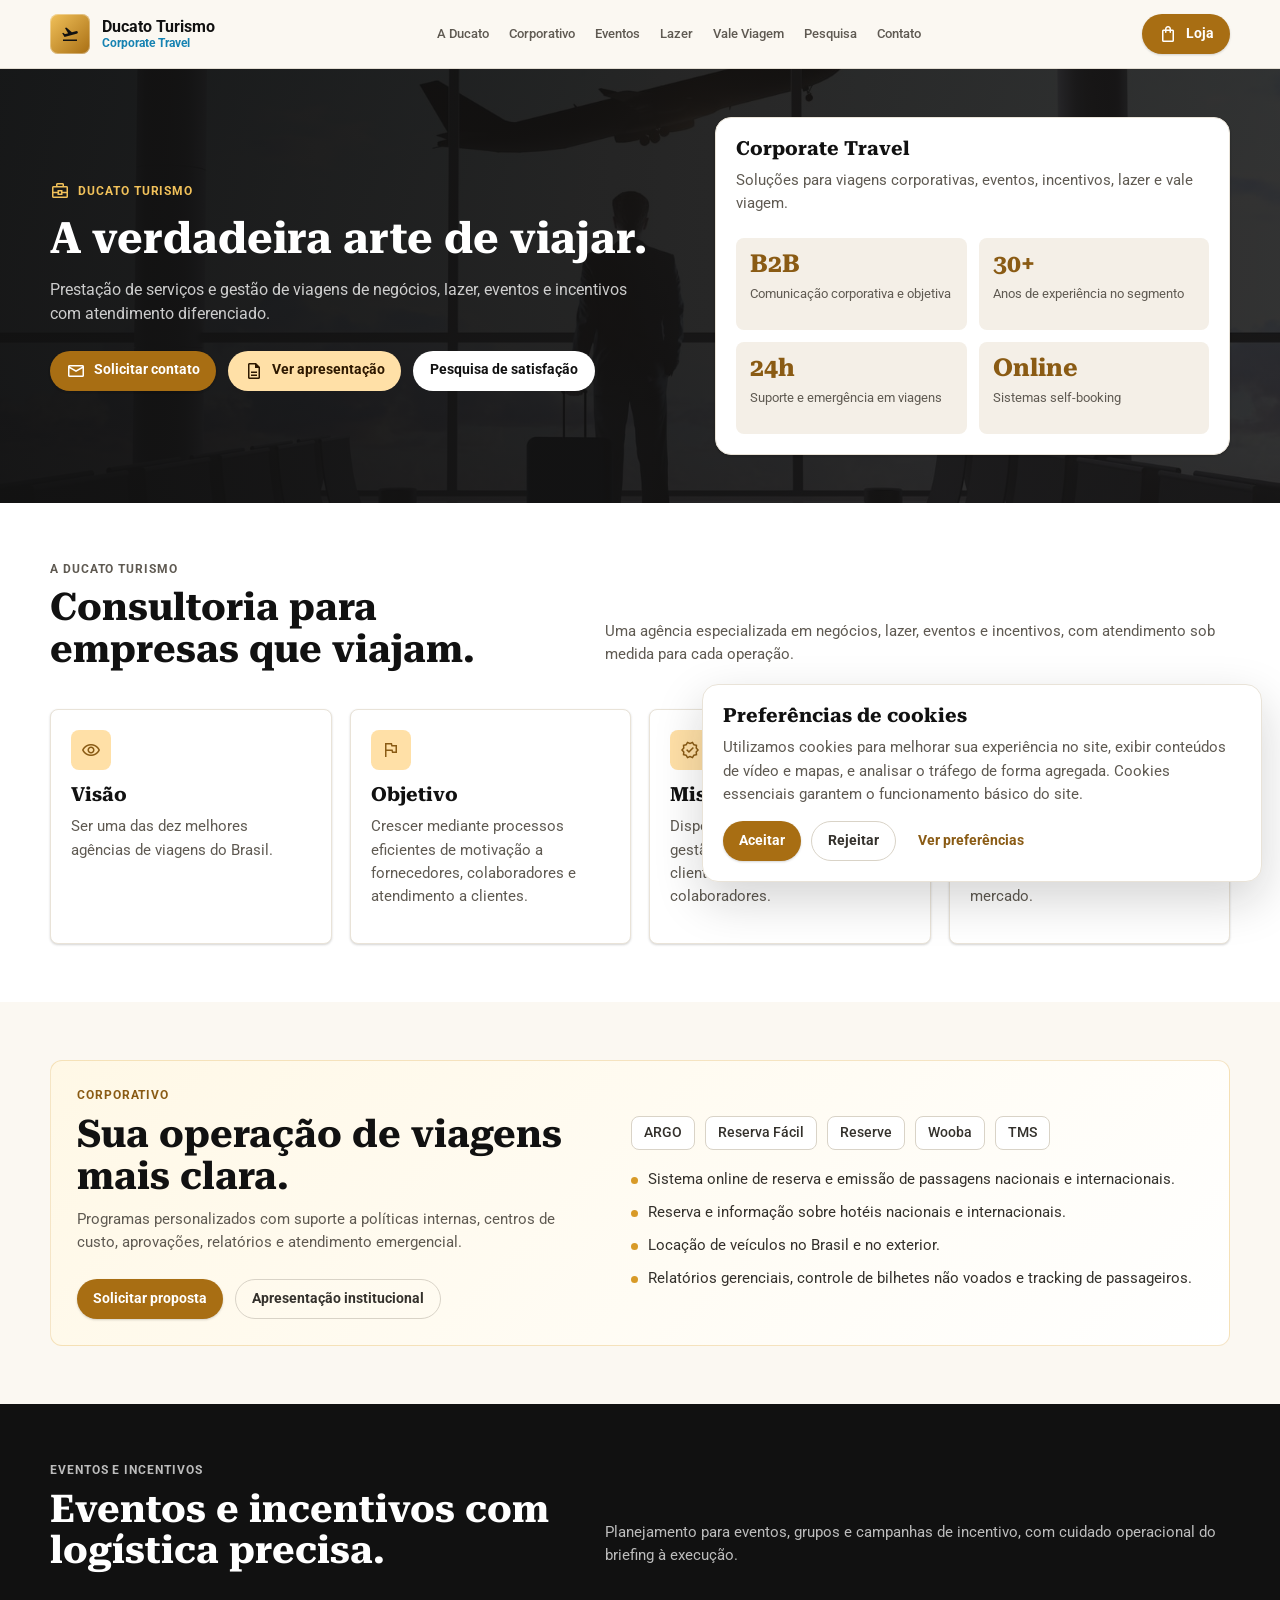
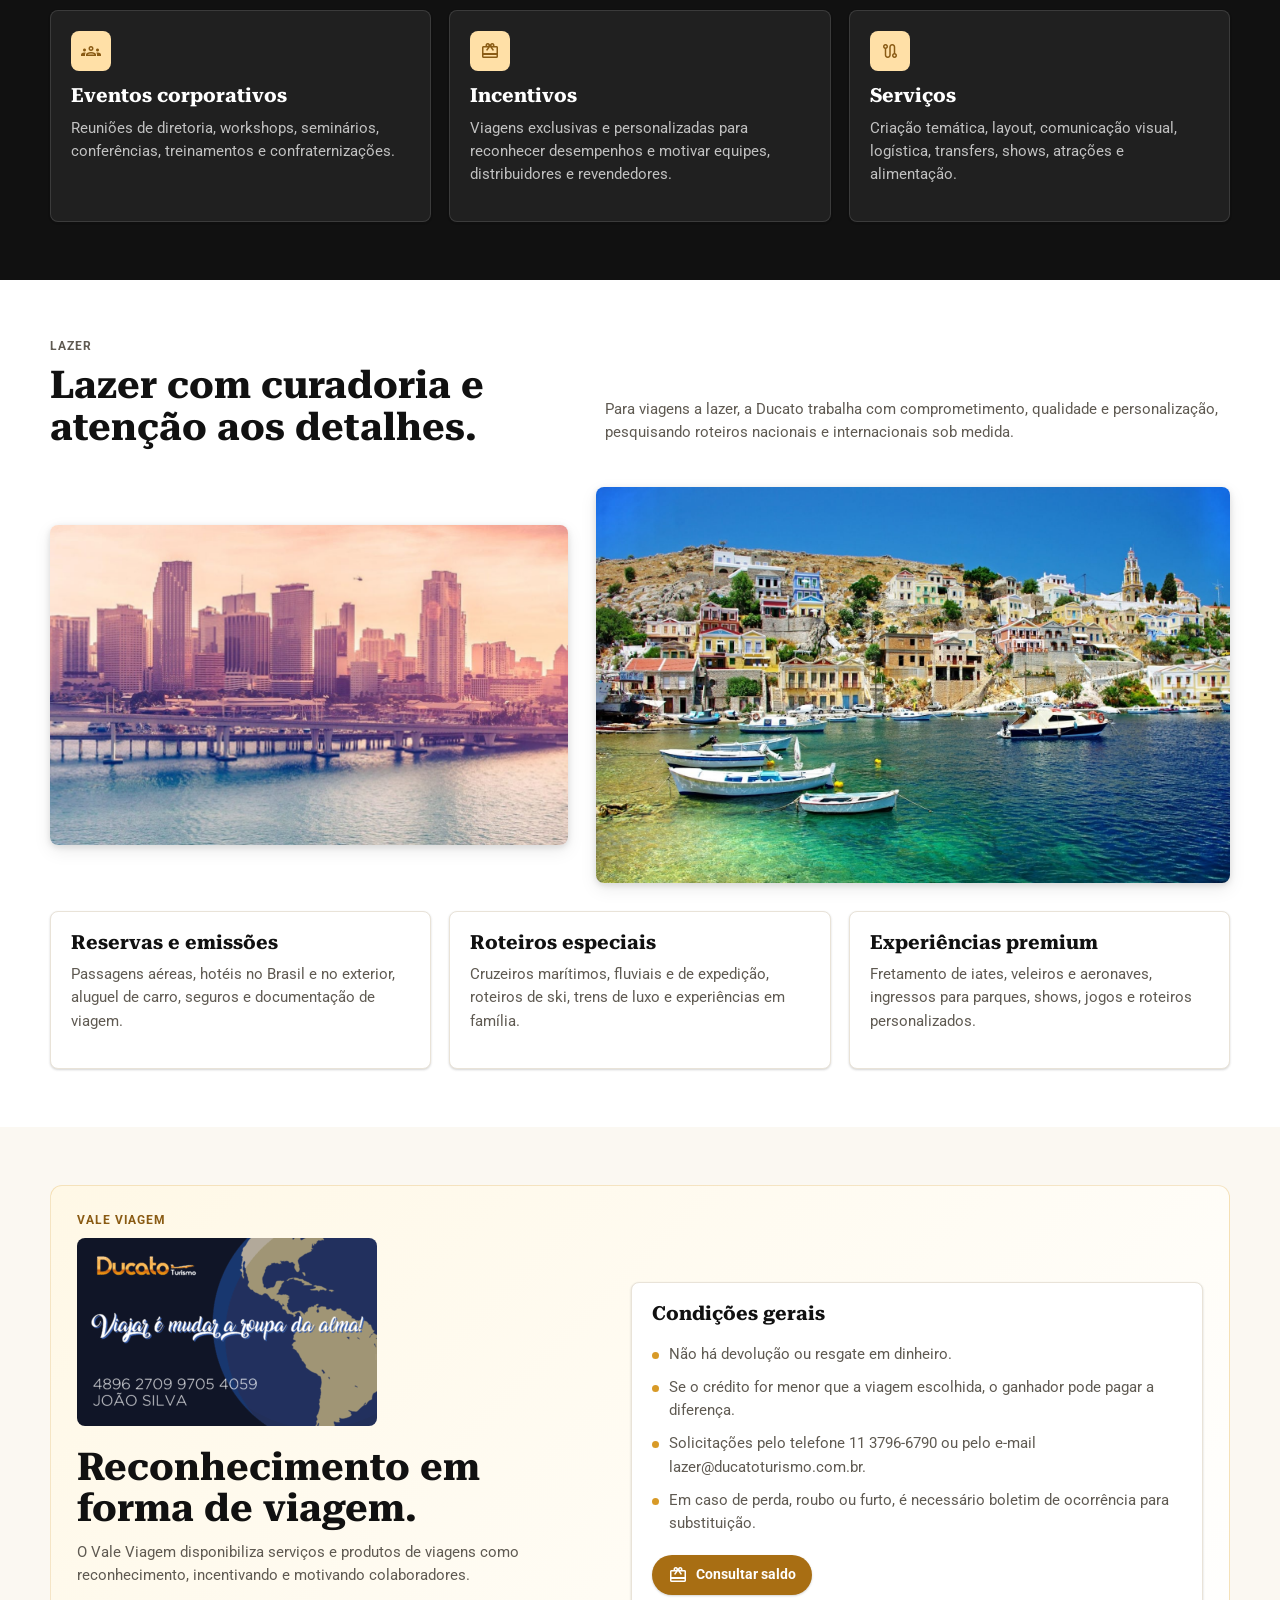
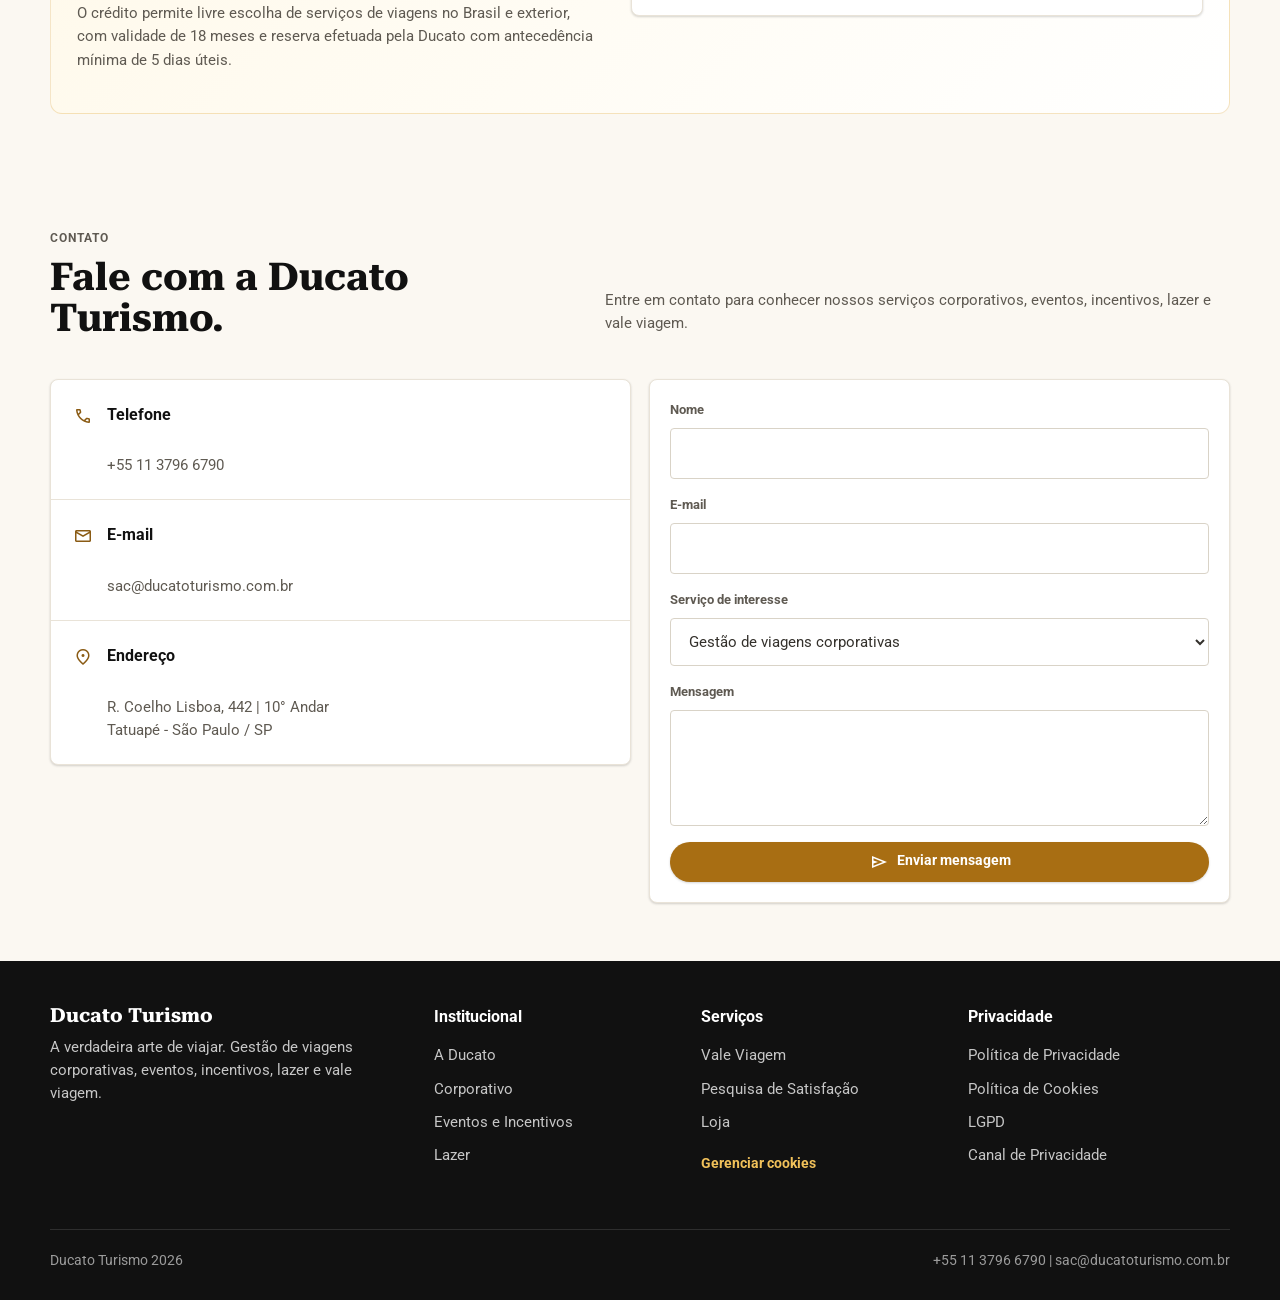
<file: index.html>
<!doctype html>
<html lang="pt-BR">
  <head>
    <meta charset="utf-8" />
    <meta name="viewport" content="width=device-width, initial-scale=1" />
    <meta name="description" content="Ducato Turismo: gestão de viagens corporativas, eventos, incentivos, lazer e vale viagem com atendimento personalizado." />
    <title>Ducato Turismo | Corporate Travel</title>
    <link rel="stylesheet" href="css/styles.css" />
  </head>
  <body>
    <header class="site-header">
      <div class="container header-inner">
        <a class="brand" href="index.html" aria-label="Ducato Turismo">
          <span class="brand-mark"><span class="material-symbols-outlined" aria-hidden="true">flight_takeoff</span></span>
          <span class="brand-text">
            <strong>Ducato Turismo</strong>
            <span>Corporate Travel</span>
          </span>
        </a>

        <nav class="nav" data-nav aria-label="Navegação principal">
          <a href="#ducato">A Ducato</a>
          <a href="#corporativo">Corporativo</a>
          <a href="#eventos">Eventos</a>
          <a href="#lazer">Lazer</a>
          <a href="#vale-viagem">Vale Viagem</a>
          <a href="pesquisa.html">Pesquisa</a>
          <a href="#contato">Contato</a>
        </nav>

        <div class="header-actions">
          <a class="btn btn-primary desktop-only" href="https://www.comprarviagem.com.br/ducatoonline" target="_blank" rel="noopener">
            <span class="material-symbols-outlined" aria-hidden="true">shopping_bag</span>
            Loja
          </a>
          <button class="icon-btn menu-button" type="button" data-menu-toggle aria-label="Abrir menu" aria-expanded="false">
            <span class="material-symbols-outlined" aria-hidden="true">menu</span>
          </button>
        </div>
      </div>
    </header>

    <main>
      <section class="hero">
        <div class="container hero-grid">
          <div>
            <p class="eyebrow"><span class="material-symbols-outlined" aria-hidden="true">business_center</span> Ducato Turismo</p>
            <h1>A verdadeira arte de viajar.</h1>
            <p class="hero-copy">
              Prestação de serviços e gestão de viagens de negócios, lazer, eventos e incentivos com atendimento diferenciado.
            </p>
            <div class="hero-actions">
              <a class="btn btn-primary" href="#contato"><span class="material-symbols-outlined" aria-hidden="true">mail</span> Solicitar contato</a>
              <a class="btn btn-tonal" href="https://ducatoturismo.com.br/Apresentac%CC%A7a%CC%83o26.pdf" target="_blank" rel="noopener">
                <span class="material-symbols-outlined" aria-hidden="true">description</span>
                Ver apresentação
              </a>
              <a class="btn btn-light" href="pesquisa.html">Pesquisa de satisfação</a>
            </div>
          </div>

          <aside class="hero-panel" aria-label="Resumo institucional">
            <h3>Corporate Travel</h3>
            <p>
              Soluções para viagens corporativas, eventos, incentivos, lazer e vale viagem.
            </p>
            <div class="metric-grid">
              <div class="metric">
                <strong>B2B</strong>
                <span>Comunicação corporativa e objetiva</span>
              </div>
              <div class="metric">
                <strong>30+</strong>
                <span>Anos de experiência no segmento</span>
              </div>
              <div class="metric">
                <strong>24h</strong>
                <span>Suporte e emergência em viagens</span>
              </div>
              <div class="metric">
                <strong>Online</strong>
                <span>Sistemas self-booking</span>
              </div>
            </div>
          </aside>
        </div>
      </section>

      <section class="section alt" id="ducato">
        <div class="container">
          <div class="section-intro">
            <div>
              <p class="section-kicker">A Ducato Turismo</p>
              <h2>Consultoria para empresas que viajam.</h2>
            </div>
            <p>
              Uma agência especializada em negócios, lazer, eventos e incentivos, com atendimento sob medida para cada operação.
            </p>
          </div>

          <div class="grid grid-4">
            <article class="card">
              <span class="card-icon"><span class="material-symbols-outlined" aria-hidden="true">visibility</span></span>
              <h3>Visão</h3>
              <p>Ser uma das dez melhores agências de viagens do Brasil.</p>
            </article>
            <article class="card">
              <span class="card-icon"><span class="material-symbols-outlined" aria-hidden="true">flag</span></span>
              <h3>Objetivo</h3>
              <p>Crescer mediante processos eficientes de motivação a fornecedores, colaboradores e atendimento a clientes.</p>
            </article>
            <article class="card">
              <span class="card-icon"><span class="material-symbols-outlined" aria-hidden="true">verified</span></span>
              <h3>Missão</h3>
              <p>Dispor a melhor consultoria para gestão de viagens, valorizando clientes, fornecedores e colaboradores.</p>
            </article>
            <article class="card">
              <span class="card-icon"><span class="material-symbols-outlined" aria-hidden="true">workspace_premium</span></span>
              <h3>Valores</h3>
              <p>Comprometimento, qualidade, personalização e competência definem nossa postura no mercado.</p>
            </article>
          </div>
        </div>
      </section>

      <section class="section" id="corporativo">
        <div class="container">
          <div class="feature-band">
            <div>
              <p class="section-kicker">Corporativo</p>
              <h2>Sua operação de viagens mais clara.</h2>
              <p class="muted">
                Programas personalizados com suporte a políticas internas, centros de custo, aprovações, relatórios e atendimento emergencial.
              </p>
              <div class="button-row" style="margin-top: 24px">
                <a class="btn btn-primary" href="#contato">Solicitar proposta</a>
                <a class="btn btn-outlined" href="https://ducatoturismo.com.br/Apresentac%CC%A7a%CC%83o26.pdf" target="_blank" rel="noopener">Apresentação institucional</a>
              </div>
            </div>
            <div>
              <div class="chip-row" aria-label="Sistemas de reserva disponibilizados pela Ducato">
                <a class="chip system-link" href="#" aria-label="Acessar sistema ARGO">ARGO</a>
                <a class="chip system-link" href="https://app.reservafacil.tur.br/" target="_blank" rel="noopener">Reserva Fácil</a>
                <a class="chip system-link" href="https://www.reserve.com.br/" target="_blank" rel="noopener">Reserve</a>
                <a class="chip system-link" href="#" aria-label="Acessar sistema Wooba">Wooba</a>
                <a class="chip system-link" href="#" aria-label="Acessar sistema TMS">TMS</a>
              </div>
              <ul class="service-list">
                <li>Sistema online de reserva e emissão de passagens nacionais e internacionais.</li>
                <li>Reserva e informação sobre hotéis nacionais e internacionais.</li>
                <li>Locação de veículos no Brasil e no exterior.</li>
                <li>Relatórios gerenciais, controle de bilhetes não voados e tracking de passageiros.</li>
              </ul>
            </div>
          </div>
        </div>
      </section>

      <section class="section dark" id="eventos">
        <div class="container">
          <div class="section-intro">
            <div>
              <p class="section-kicker">Eventos e incentivos</p>
              <h2>Eventos e incentivos com logística precisa.</h2>
            </div>
            <p>
              Planejamento para eventos, grupos e campanhas de incentivo, com cuidado operacional do briefing à execução.
            </p>
          </div>

          <div class="grid grid-3">
            <article class="card dark-card">
              <span class="card-icon"><span class="material-symbols-outlined" aria-hidden="true">groups</span></span>
              <h3>Eventos corporativos</h3>
              <p>Reuniões de diretoria, workshops, seminários, conferências, treinamentos e confraternizações.</p>
            </article>
            <article class="card dark-card">
              <span class="card-icon"><span class="material-symbols-outlined" aria-hidden="true">card_giftcard</span></span>
              <h3>Incentivos</h3>
              <p>Viagens exclusivas e personalizadas para reconhecer desempenhos e motivar equipes, distribuidores e revendedores.</p>
            </article>
            <article class="card dark-card">
              <span class="card-icon"><span class="material-symbols-outlined" aria-hidden="true">route</span></span>
              <h3>Serviços</h3>
              <p>Criação temática, layout, comunicação visual, logística, transfers, shows, atrações e alimentação.</p>
            </article>
          </div>
        </div>
      </section>

      <section class="section alt" id="lazer">
        <div class="container">
          <div class="section-intro">
            <div>
              <p class="section-kicker">Lazer</p>
              <h2>Lazer com curadoria e atenção aos detalhes.</h2>
            </div>
            <p>
              Para viagens a lazer, a Ducato trabalha com comprometimento, qualidade e personalização, pesquisando roteiros nacionais e internacionais sob medida.
            </p>
          </div>
          <div class="image-panel" style="margin-bottom: 28px">
            <img src="assets/images/miami.jpg" alt="Destino de viagem a lazer" />
            <img src="assets/images/parallax5.jpg" alt="Roteiro personalizado" />
          </div>
          <div class="grid grid-3">
            <article class="card">
              <h3>Reservas e emissões</h3>
              <p>Passagens aéreas, hotéis no Brasil e no exterior, aluguel de carro, seguros e documentação de viagem.</p>
            </article>
            <article class="card">
              <h3>Roteiros especiais</h3>
              <p>Cruzeiros marítimos, fluviais e de expedição, roteiros de ski, trens de luxo e experiências em família.</p>
            </article>
            <article class="card">
              <h3>Experiências premium</h3>
              <p>Fretamento de iates, veleiros e aeronaves, ingressos para parques, shows, jogos e roteiros personalizados.</p>
            </article>
          </div>
        </div>
      </section>

      <section class="section" id="vale-viagem">
        <div class="container">
          <div class="feature-band">
            <div>
              <p class="section-kicker">Vale Viagem</p>
              <img class="vale-card-image" src="assets/images/vale-viagem.png" alt="Vale Viagem Ducato" />
              <h2>Reconhecimento em forma de viagem.</h2>
              <p class="muted">
                O Vale Viagem disponibiliza serviços e produtos de viagens como reconhecimento, incentivando e motivando colaboradores.
              </p>
              <p class="muted">
                O crédito permite livre escolha de serviços de viagens no Brasil e exterior, com validade de 18 meses e reserva efetuada pela Ducato com antecedência mínima de 5 dias úteis.
              </p>
            </div>
            <div class="card">
              <h3>Condições gerais</h3>
              <ul class="service-list">
                <li>Não há devolução ou resgate em dinheiro.</li>
                <li>Se o crédito for menor que a viagem escolhida, o ganhador pode pagar a diferença.</li>
                <li>Solicitações pelo telefone 11 3796-6790 ou pelo e-mail lazer@ducatoturismo.com.br.</li>
                <li>Em caso de perda, roubo ou furto, é necessário boletim de ocorrência para substituição.</li>
              </ul>
              <a class="btn btn-primary" style="margin-top: 20px" href="https://ducatoturismo.com.br/wp-login.php" target="_blank" rel="noopener">
                <span class="material-symbols-outlined" aria-hidden="true">redeem</span>
                Consultar saldo
              </a>
            </div>
          </div>
        </div>
      </section>

      <section class="section" id="contato">
        <div class="container">
          <div class="section-intro">
            <div>
              <p class="section-kicker">Contato</p>
              <h2>Fale com a Ducato Turismo.</h2>
            </div>
            <p>
              Entre em contato para conhecer nossos serviços corporativos, eventos, incentivos, lazer e vale viagem.
            </p>
          </div>

          <div class="grid grid-2">
            <div class="card contact-panel">
              <div class="contact-item">
                <span class="material-symbols-outlined" aria-hidden="true">call</span>
                <div><strong>Telefone</strong><br />+55 11 3796 6790</div>
              </div>
              <div class="contact-item">
                <span class="material-symbols-outlined" aria-hidden="true">mail</span>
                <div><strong>E-mail</strong><br /><a href="mailto:sac@ducatoturismo.com.br">sac@ducatoturismo.com.br</a></div>
              </div>
              <div class="contact-item">
                <span class="material-symbols-outlined" aria-hidden="true">location_on</span>
                <div><strong>Endereço</strong><br />R. Coelho Lisboa, 442 | 10° Andar<br />Tatuapé - São Paulo / SP</div>
              </div>
            </div>

            <form class="card form" action="mailto:sac@ducatoturismo.com.br" method="post" enctype="text/plain">
              <div class="field">
                <label for="nome">Nome</label>
                <input class="input" id="nome" name="nome" autocomplete="name" required />
              </div>
              <div class="field">
                <label for="email">E-mail</label>
                <input class="input" id="email" name="email" type="email" autocomplete="email" required />
              </div>
              <div class="field">
                <label for="interesse">Serviço de interesse</label>
                <select class="select" id="interesse" name="interesse">
                  <option>Gestão de viagens corporativas</option>
                  <option>Eventos e incentivos</option>
                  <option>Lazer</option>
                  <option>Vale Viagem</option>
                </select>
              </div>
              <div class="field">
                <label for="mensagem">Mensagem</label>
                <textarea class="textarea" id="mensagem" name="mensagem" required></textarea>
              </div>
              <button class="btn btn-primary" type="submit"><span class="material-symbols-outlined" aria-hidden="true">send</span> Enviar mensagem</button>
            </form>
          </div>
        </div>
      </section>
    </main>

    <footer class="site-footer">
      <div class="container footer-grid">
        <div>
          <h3>Ducato Turismo</h3>
          <p>A verdadeira arte de viajar. Gestão de viagens corporativas, eventos, incentivos, lazer e vale viagem.</p>
        </div>
        <div>
          <h4>Institucional</h4>
          <ul class="footer-links">
            <li><a href="#ducato">A Ducato</a></li>
            <li><a href="#corporativo">Corporativo</a></li>
            <li><a href="#eventos">Eventos e Incentivos</a></li>
            <li><a href="#lazer">Lazer</a></li>
          </ul>
        </div>
        <div>
          <h4>Serviços</h4>
          <ul class="footer-links">
            <li><a href="#vale-viagem">Vale Viagem</a></li>
            <li><a href="pesquisa.html">Pesquisa de Satisfação</a></li>
            <li><a href="https://www.comprarviagem.com.br/ducatoonline" target="_blank" rel="noopener">Loja</a></li>
            <li><button class="btn btn-text" type="button" data-cookie-open style="color: var(--gold-300); padding: 0">Gerenciar cookies</button></li>
          </ul>
        </div>
        <div>
          <h4>Privacidade</h4>
          <ul class="footer-links">
            <li><a href="politica-de-privacidade.html">Política de Privacidade</a></li>
            <li><a href="politica-de-cookies.html">Política de Cookies</a></li>
            <li><a href="lgpd.html">LGPD</a></li>
            <li><a href="canal-de-privacidade.html">Canal de Privacidade</a></li>
          </ul>
        </div>
      </div>
      <div class="container footer-bottom">
        <span>Ducato Turismo 2026</span>
        <span>+55 11 3796 6790 | sac@ducatoturismo.com.br</span>
      </div>
    </footer>

    <div class="cookie-banner" data-cookie-banner role="region" aria-label="Aviso de cookies">
      <h3>Preferências de cookies</h3>
      <p>Utilizamos cookies para melhorar sua experiência no site, exibir conteúdos de vídeo e mapas, e analisar o tráfego de forma agregada. Cookies essenciais garantem o funcionamento básico do site.</p>
      <div class="cookie-actions">
        <button class="btn btn-primary" type="button" data-cookie-accept>Aceitar</button>
        <button class="btn btn-outlined" type="button" data-cookie-reject>Rejeitar</button>
        <button class="btn btn-text" type="button" data-cookie-open>Ver preferências</button>
      </div>
    </div>

    <div class="modal-backdrop" data-cookie-modal role="dialog" aria-modal="true" aria-labelledby="cookie-title">
      <div class="modal">
        <div class="modal-header">
          <div>
            <h2 id="cookie-title">Central de preferências</h2>
            <p class="muted">Gerencie o consentimento para cookies essenciais, preferências, funcionais e analíticos.</p>
          </div>
          <button class="icon-btn" type="button" data-cookie-close aria-label="Fechar preferências"><span class="material-symbols-outlined" aria-hidden="true">close</span></button>
        </div>
        <div class="cookie-option">
          <div>
            <h3>Essenciais</h3>
            <p>Necessários para o funcionamento básico do site. Não podem ser desativados.</p>
          </div>
          <strong>Sempre ativo</strong>
        </div>
        <div class="cookie-option">
          <div>
            <h3>Preferências</h3>
            <p>Armazenam escolhas de navegação e preferências não solicitadas diretamente.</p>
          </div>
          <label class="switch"><input type="checkbox" data-cookie-toggle="preferences" /><span class="switch-track"></span></label>
        </div>
        <div class="cookie-option">
          <div>
            <h3>Funcionais</h3>
            <p>Permitem exibir conteúdos de YouTube, Vimeo e Google Maps.</p>
          </div>
          <label class="switch"><input type="checkbox" data-cookie-toggle="functional" /><span class="switch-track"></span></label>
        </div>
        <div class="cookie-option">
          <div>
            <h3>Analíticos</h3>
            <p>Ajudam a entender como visitantes usam o site com dados agregados e anonimizados.</p>
          </div>
          <label class="switch"><input type="checkbox" data-cookie-toggle="analytics" /><span class="switch-track"></span></label>
        </div>
        <div class="button-row">
          <button class="btn btn-primary" type="button" data-cookie-save>Salvar preferências</button>
          <button class="btn btn-outlined" type="button" data-cookie-reject>Rejeitar</button>
          <button class="btn btn-text" type="button" data-cookie-accept>Aceitar todos</button>
        </div>
      </div>
    </div>

    <script src="js/main.js"></script>
  </body>
</html>
</file>
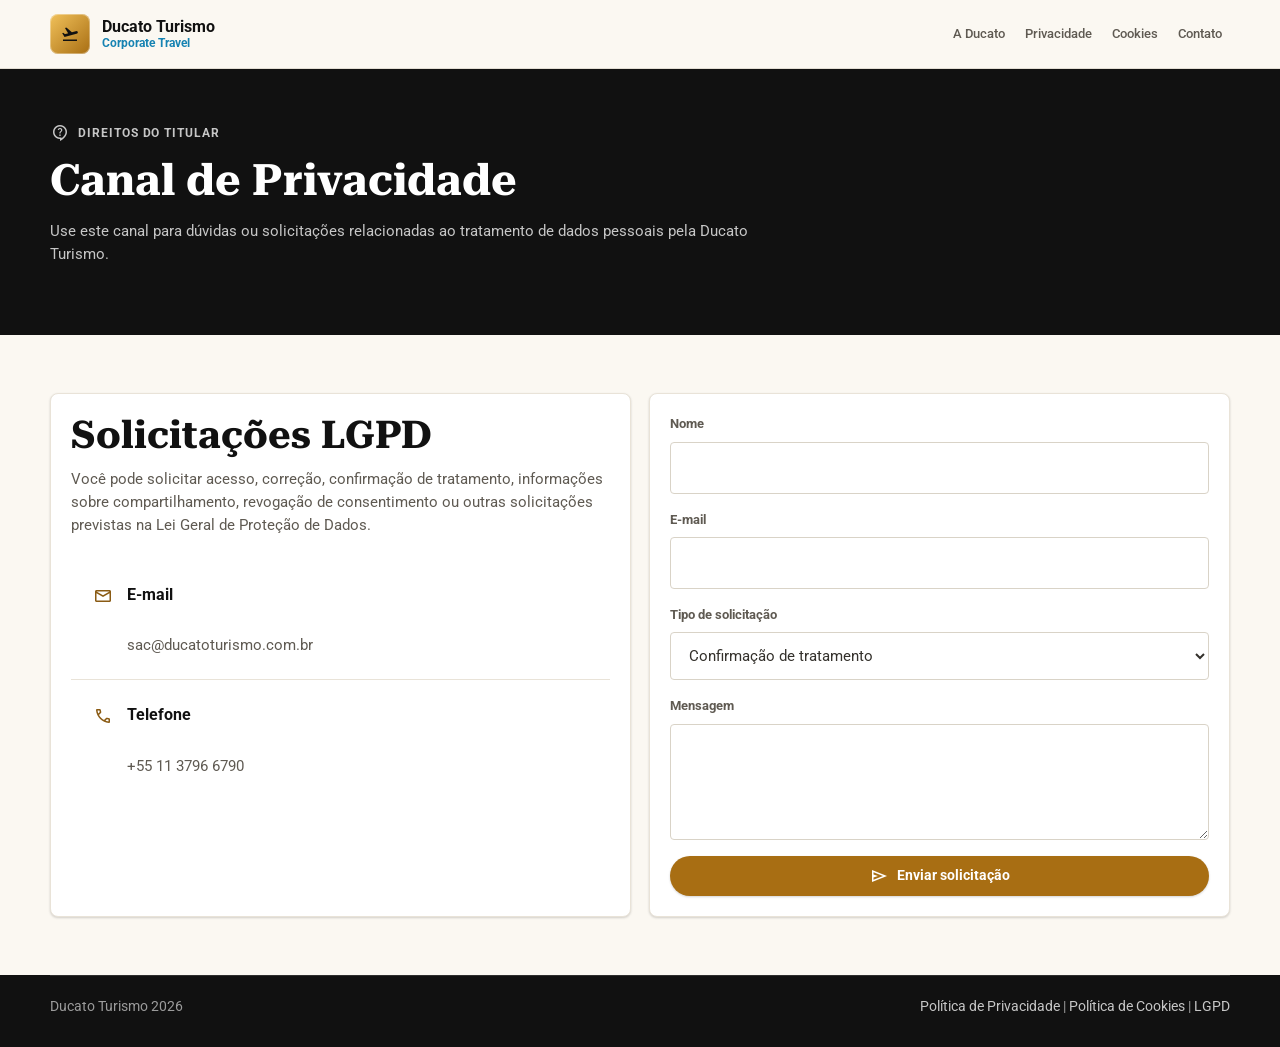
<file: canal-de-privacidade.html>
<!doctype html>
<html lang="pt-BR">
  <head>
    <meta charset="utf-8" />
    <meta name="viewport" content="width=device-width, initial-scale=1" />
    <title>Canal de Privacidade | Ducato Turismo</title>
    <link rel="stylesheet" href="css/styles.css" />
  </head>
  <body>
    <header class="site-header">
      <div class="container header-inner">
        <a class="brand" href="index.html">
          <span class="brand-mark"><span class="material-symbols-outlined" aria-hidden="true">flight_takeoff</span></span>
          <span class="brand-text"><strong>Ducato Turismo</strong><span>Corporate Travel</span></span>
        </a>
        <nav class="nav" data-nav aria-label="Navegação principal">
          <a href="index.html#ducato">A Ducato</a>
          <a href="politica-de-privacidade.html">Privacidade</a>
          <a href="politica-de-cookies.html">Cookies</a>
          <a href="index.html#contato">Contato</a>
        </nav>
        <button class="icon-btn menu-button" type="button" data-menu-toggle aria-label="Abrir menu"><span class="material-symbols-outlined" aria-hidden="true">menu</span></button>
      </div>
    </header>

    <main>
      <section class="legal-hero">
        <div class="container">
          <p class="eyebrow"><span class="material-symbols-outlined" aria-hidden="true">contact_support</span> Direitos do titular</p>
          <h1>Canal de Privacidade</h1>
          <p>Use este canal para dúvidas ou solicitações relacionadas ao tratamento de dados pessoais pela Ducato Turismo.</p>
        </div>
      </section>

      <section class="section">
        <div class="container grid grid-2">
          <div class="card">
            <h2>Solicitações LGPD</h2>
            <p class="muted">
              Você pode solicitar acesso, correção, confirmação de tratamento, informações sobre compartilhamento, revogação de consentimento ou outras solicitações previstas na Lei Geral de Proteção de Dados.
            </p>
            <div class="contact-panel" style="margin-top: 22px">
              <div class="contact-item">
                <span class="material-symbols-outlined" aria-hidden="true">mail</span>
                <div><strong>E-mail</strong><br /><a href="mailto:sac@ducatoturismo.com.br">sac@ducatoturismo.com.br</a></div>
              </div>
              <div class="contact-item">
                <span class="material-symbols-outlined" aria-hidden="true">call</span>
                <div><strong>Telefone</strong><br />+55 11 3796 6790</div>
              </div>
            </div>
          </div>

          <form class="card form" action="mailto:sac@ducatoturismo.com.br" method="post" enctype="text/plain">
            <div class="field">
              <label for="nome">Nome</label>
              <input class="input" id="nome" name="nome" autocomplete="name" required />
            </div>
            <div class="field">
              <label for="email">E-mail</label>
              <input class="input" id="email" name="email" type="email" autocomplete="email" required />
            </div>
            <div class="field">
              <label for="tipo">Tipo de solicitação</label>
              <select class="select" id="tipo" name="tipo">
                <option>Confirmação de tratamento</option>
                <option>Acesso aos dados</option>
                <option>Correção de dados</option>
                <option>Revogação de consentimento</option>
                <option>Eliminação ou anonimização</option>
                <option>Outros</option>
              </select>
            </div>
            <div class="field">
              <label for="mensagem">Mensagem</label>
              <textarea class="textarea" id="mensagem" name="mensagem" required></textarea>
            </div>
            <button class="btn btn-primary" type="submit"><span class="material-symbols-outlined" aria-hidden="true">send</span> Enviar solicitação</button>
          </form>
        </div>
      </section>
    </main>

    <footer class="site-footer">
      <div class="container footer-bottom">
        <span>Ducato Turismo 2026</span>
        <span><a href="politica-de-privacidade.html">Política de Privacidade</a> | <a href="politica-de-cookies.html">Política de Cookies</a> | <a href="lgpd.html">LGPD</a></span>
      </div>
    </footer>
    <script src="js/main.js"></script>
  </body>
</html>
</file>
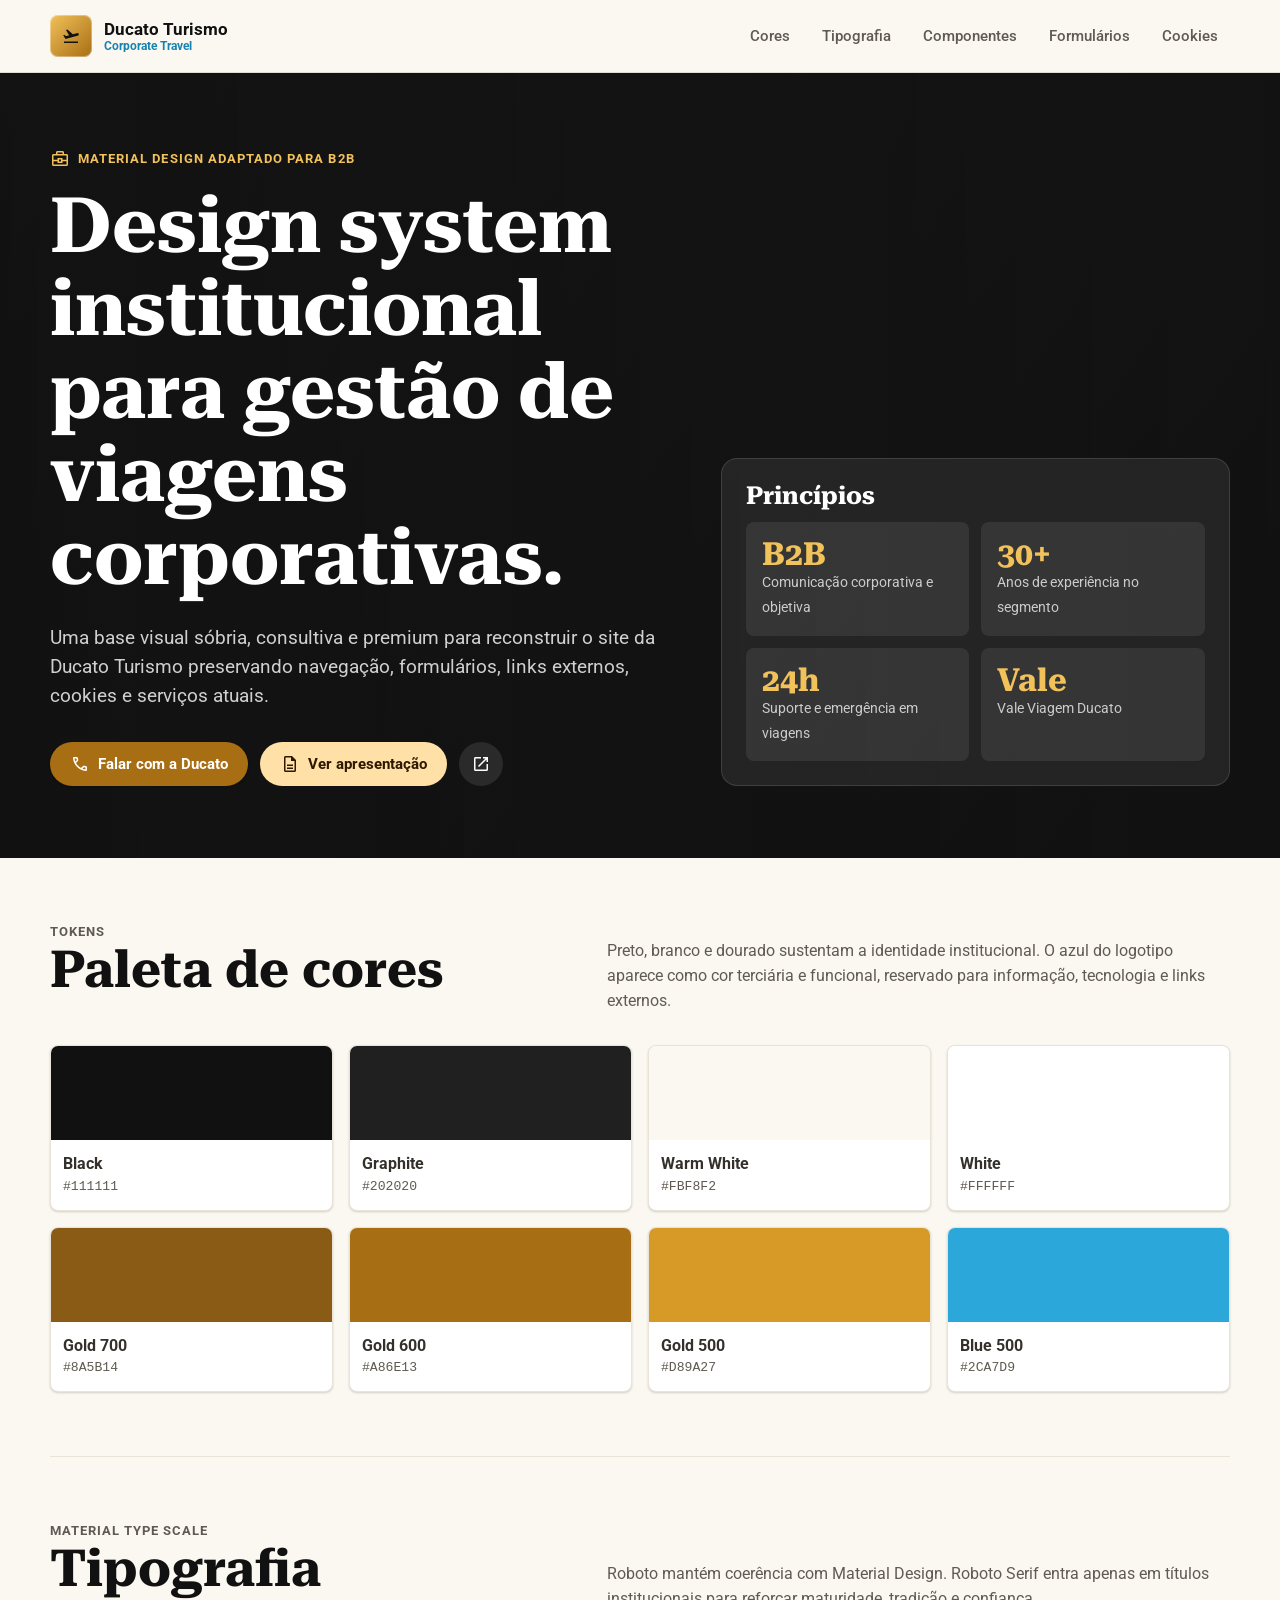
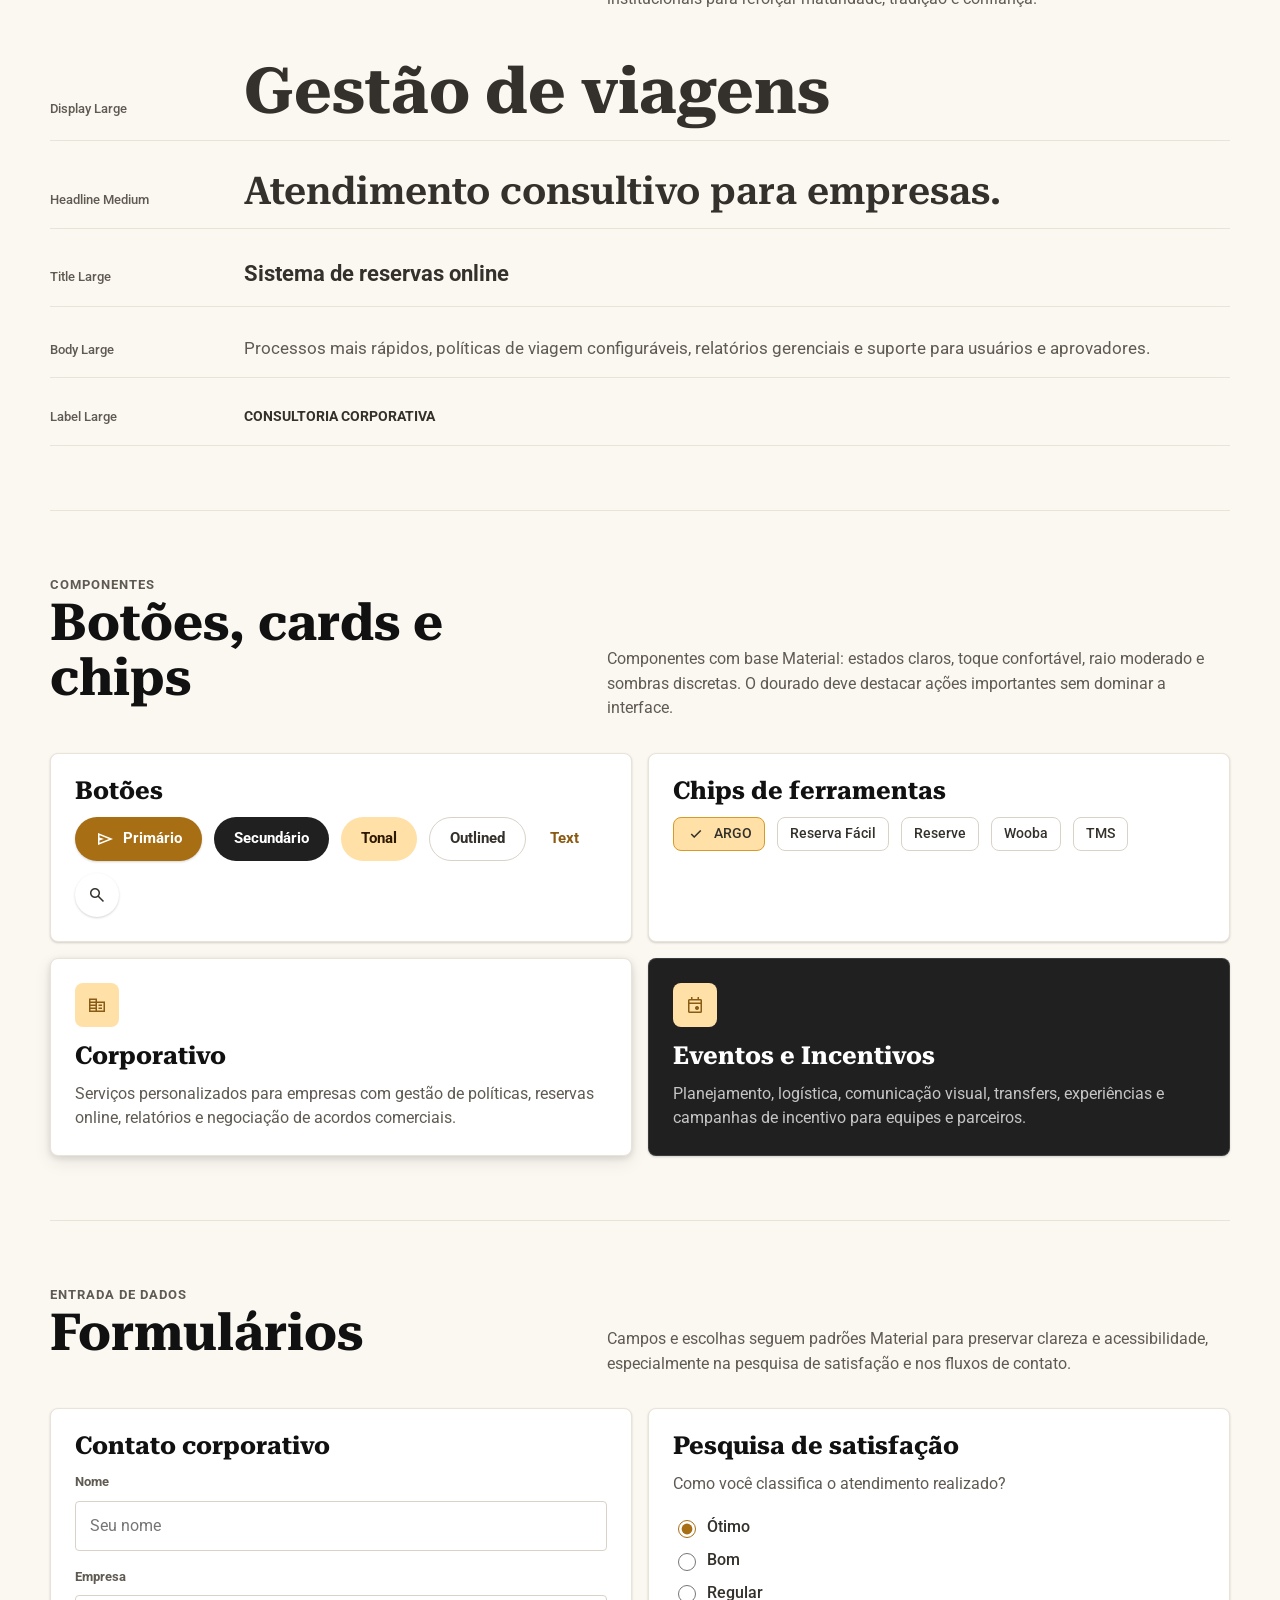
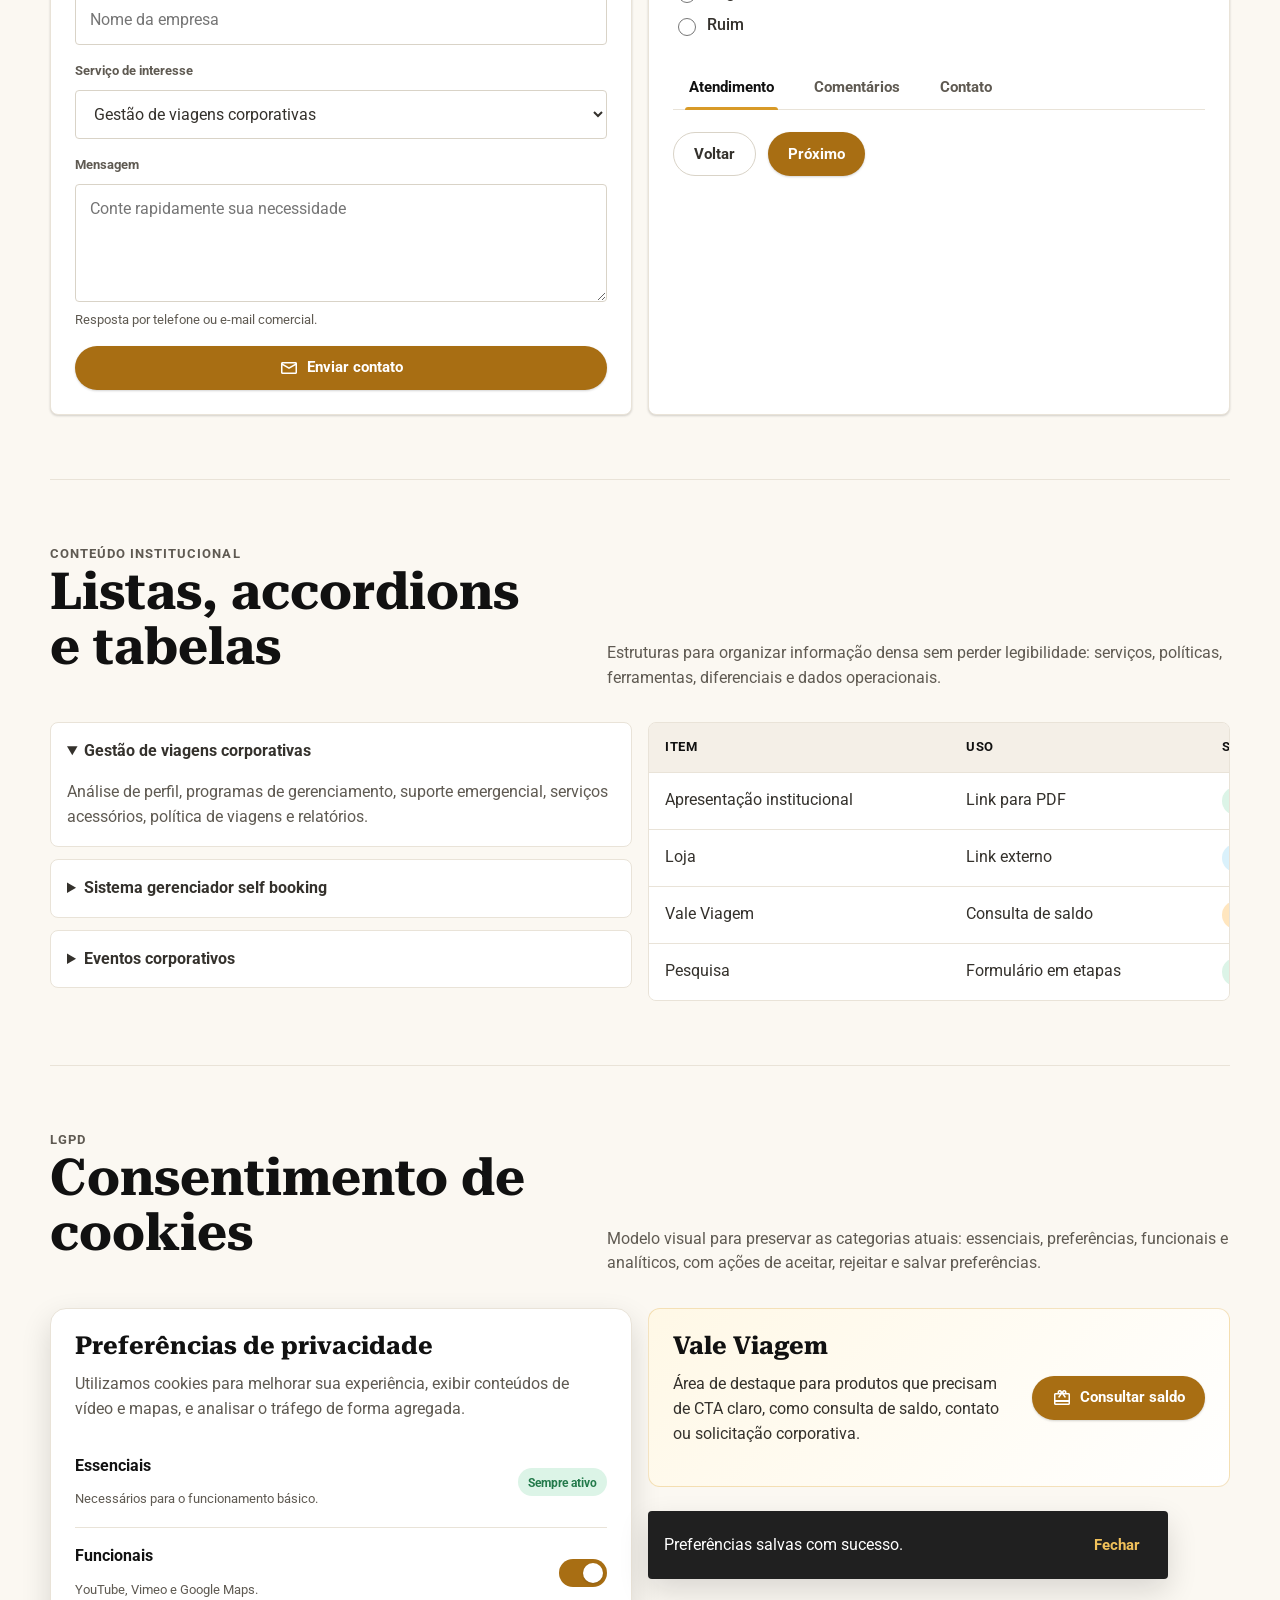
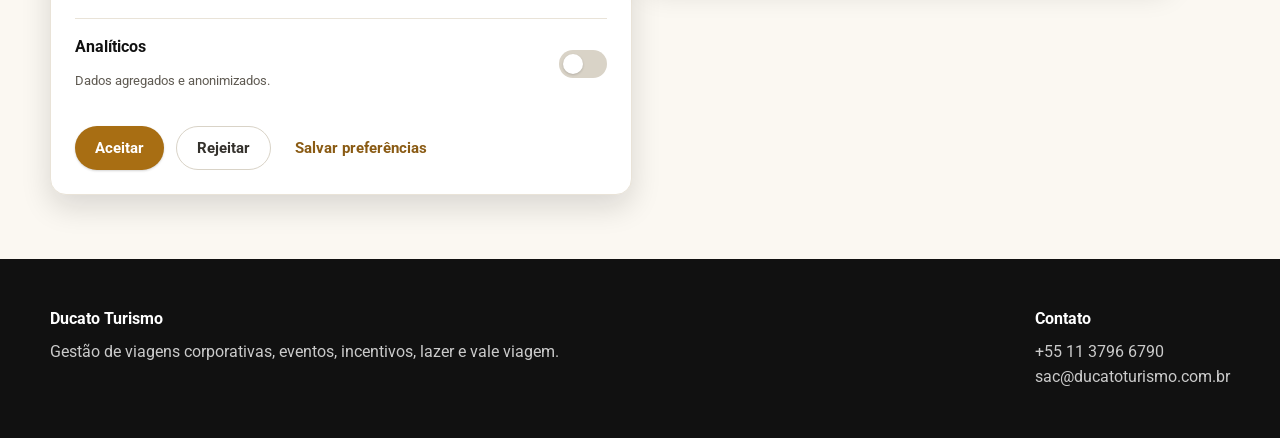
<file: design-system.html>
<!doctype html>
<html lang="pt-BR">
  <head>
    <meta charset="utf-8" />
    <meta name="viewport" content="width=device-width, initial-scale=1" />
    <title>Ducato Turismo | Design System</title>
    <style>
      @import url("https://fonts.googleapis.com/css2?family=Roboto:wght@400;500;700&family=Roboto+Serif:opsz,wght@8..144,600;8..144,700&family=Material+Symbols+Outlined:opsz,wght,FILL,GRAD@20..48,400,0,0");

      :root {
        color-scheme: light;

        --ducato-black: #111111;
        --ducato-graphite: #202020;
        --ducato-ink: #34312c;
        --ducato-gray-700: #5f5a52;
        --ducato-gray-500: #8b857b;
        --ducato-gray-300: #d9d3c7;
        --ducato-gray-200: #e9e3d8;
        --ducato-gray-100: #f4efe7;
        --ducato-white: #ffffff;
        --ducato-warm-white: #fbf8f2;
        --ducato-gold-700: #8a5b14;
        --ducato-gold-600: #a86e13;
        --ducato-gold-500: #d89a27;
        --ducato-gold-400: #e7b24a;
        --ducato-gold-300: #f1c15a;
        --ducato-blue-500: #2ca7d9;
        --ducato-blue-600: #1683b2;
        --ducato-success: #237a4b;
        --ducato-warning: #a86405;
        --ducato-error: #ba1a1a;

        --md-sys-color-primary: var(--ducato-gold-600);
        --md-sys-color-on-primary: var(--ducato-white);
        --md-sys-color-primary-container: #ffe0a7;
        --md-sys-color-on-primary-container: #2d1800;
        --md-sys-color-secondary: var(--ducato-graphite);
        --md-sys-color-on-secondary: var(--ducato-white);
        --md-sys-color-secondary-container: #e8e1d5;
        --md-sys-color-on-secondary-container: #1f1b16;
        --md-sys-color-tertiary: var(--ducato-blue-600);
        --md-sys-color-on-tertiary: var(--ducato-white);
        --md-sys-color-background: var(--ducato-warm-white);
        --md-sys-color-on-background: var(--ducato-ink);
        --md-sys-color-surface: var(--ducato-white);
        --md-sys-color-on-surface: var(--ducato-ink);
        --md-sys-color-surface-variant: var(--ducato-gray-100);
        --md-sys-color-on-surface-variant: var(--ducato-gray-700);
        --md-sys-color-outline: var(--ducato-gray-300);
        --md-sys-color-error: var(--ducato-error);

        --font-body: "Roboto", Arial, sans-serif;
        --font-display: "Roboto Serif", Georgia, serif;

        --space-1: 4px;
        --space-2: 8px;
        --space-3: 12px;
        --space-4: 16px;
        --space-5: 24px;
        --space-6: 32px;
        --space-7: 48px;
        --space-8: 64px;

        --radius-xs: 4px;
        --radius-sm: 8px;
        --radius-md: 12px;
        --radius-lg: 16px;
        --radius-xl: 24px;
        --shadow-1: 0 1px 2px rgb(17 17 17 / 10%), 0 1px 3px rgb(17 17 17 / 8%);
        --shadow-2: 0 2px 6px rgb(17 17 17 / 12%), 0 6px 18px rgb(17 17 17 / 8%);
        --shadow-3: 0 12px 30px rgb(17 17 17 / 14%);
        --container: 1180px;
      }

      * {
        box-sizing: border-box;
      }

      body {
        margin: 0;
        background: var(--md-sys-color-background);
        color: var(--md-sys-color-on-background);
        font-family: var(--font-body);
        font-size: 16px;
        line-height: 1.55;
      }

      a {
        color: var(--ducato-blue-600);
        text-decoration: none;
      }

      a:hover {
        text-decoration: underline;
      }

      .material-symbols-outlined {
        display: inline-flex;
        align-items: center;
        justify-content: center;
        font-size: 20px;
        line-height: 1;
        vertical-align: middle;
      }

      .page-shell {
        min-height: 100vh;
      }

      .topbar {
        position: sticky;
        top: 0;
        z-index: 10;
        border-bottom: 1px solid rgb(217 211 199 / 72%);
        background: rgb(251 248 242 / 88%);
        backdrop-filter: blur(18px);
      }

      .topbar-inner {
        display: flex;
        align-items: center;
        justify-content: space-between;
        gap: var(--space-5);
        width: min(100% - 32px, var(--container));
        min-height: 72px;
        margin: 0 auto;
      }

      .brand {
        display: flex;
        align-items: center;
        gap: var(--space-3);
        color: var(--ducato-black);
        font-weight: 700;
      }

      .brand-mark {
        display: grid;
        place-items: center;
        width: 42px;
        height: 42px;
        border-radius: var(--radius-sm);
        background: linear-gradient(135deg, var(--ducato-gold-300), var(--ducato-gold-600));
        color: var(--ducato-black);
        box-shadow: inset 0 0 0 1px rgb(255 255 255 / 35%);
      }

      .brand-title {
        display: flex;
        flex-direction: column;
        line-height: 1.1;
      }

      .brand-title strong {
        font-size: 1.08rem;
      }

      .brand-title span {
        color: var(--ducato-blue-600);
        font-size: 0.78rem;
        font-weight: 700;
      }

      .nav {
        display: flex;
        align-items: center;
        gap: var(--space-2);
      }

      .nav a {
        border-radius: 999px;
        color: var(--ducato-gray-700);
        font-size: 0.92rem;
        font-weight: 500;
        padding: 10px 12px;
      }

      .nav a:hover {
        background: var(--ducato-gray-100);
        color: var(--ducato-black);
        text-decoration: none;
      }

      .hero {
        background:
          linear-gradient(90deg, rgb(17 17 17 / 92%), rgb(17 17 17 / 72%)),
          linear-gradient(135deg, var(--ducato-graphite), var(--ducato-black));
        color: var(--ducato-white);
      }

      .hero-inner {
        display: grid;
        grid-template-columns: minmax(0, 1.1fr) minmax(300px, 0.9fr);
        gap: var(--space-7);
        width: min(100% - 32px, var(--container));
        margin: 0 auto;
        padding: 76px 0 72px;
      }

      .eyebrow {
        display: inline-flex;
        align-items: center;
        gap: var(--space-2);
        color: var(--ducato-gold-300);
        font-size: 0.82rem;
        font-weight: 700;
        letter-spacing: 0.08em;
        margin: 0 0 var(--space-4);
        text-transform: uppercase;
      }

      h1,
      h2,
      h3,
      h4,
      p {
        margin-top: 0;
      }

      h1,
      h2,
      h3 {
        font-family: var(--font-display);
        line-height: 1.08;
      }

      h1 {
        max-width: 720px;
        font-size: clamp(2.55rem, 6vw, 5.2rem);
        margin-bottom: var(--space-5);
      }

      h2 {
        color: var(--ducato-black);
        font-size: clamp(2rem, 4vw, 3.4rem);
        margin-bottom: var(--space-4);
      }

      h3 {
        color: var(--ducato-black);
        font-size: 1.55rem;
        margin-bottom: var(--space-3);
      }

      h4 {
        color: var(--ducato-black);
        font-size: 1rem;
        margin-bottom: var(--space-2);
      }

      .lead {
        color: rgb(255 255 255 / 80%);
        font-size: 1.16rem;
        max-width: 720px;
      }

      .section {
        width: min(100% - 32px, var(--container));
        margin: 0 auto;
        padding: var(--space-8) 0;
      }

      .section + .section {
        border-top: 1px solid var(--ducato-gray-200);
      }

      .section-kicker {
        color: var(--ducato-gold-700);
        font-size: 0.8rem;
        font-weight: 700;
        letter-spacing: 0.08em;
        text-transform: uppercase;
      }

      .section-intro {
        display: grid;
        grid-template-columns: minmax(0, 0.9fr) minmax(0, 1.1fr);
        gap: var(--space-7);
        align-items: end;
        margin-bottom: var(--space-6);
      }

      .section-intro p {
        color: var(--ducato-gray-700);
        margin-bottom: 0;
      }

      .grid {
        display: grid;
        gap: var(--space-4);
      }

      .grid.cols-2 {
        grid-template-columns: repeat(2, minmax(0, 1fr));
      }

      .grid.cols-3 {
        grid-template-columns: repeat(3, minmax(0, 1fr));
      }

      .grid.cols-4 {
        grid-template-columns: repeat(4, minmax(0, 1fr));
      }

      .swatch {
        overflow: hidden;
        border: 1px solid var(--ducato-gray-200);
        border-radius: var(--radius-sm);
        background: var(--ducato-white);
        box-shadow: var(--shadow-1);
      }

      .swatch-color {
        min-height: 94px;
      }

      .swatch-info {
        padding: var(--space-3);
      }

      .swatch-info strong,
      .swatch-info code {
        display: block;
      }

      .swatch-info code {
        color: var(--ducato-gray-700);
        font-size: 0.82rem;
      }

      .type-scale {
        display: grid;
        gap: var(--space-3);
      }

      .type-row {
        display: grid;
        grid-template-columns: 170px minmax(0, 1fr);
        gap: var(--space-5);
        align-items: baseline;
        border-bottom: 1px solid var(--ducato-gray-200);
        padding: var(--space-4) 0;
      }

      .type-row small {
        color: var(--ducato-gray-700);
        font-weight: 500;
      }

      .display-large {
        font-family: var(--font-display);
        font-size: 4rem;
        font-weight: 700;
        letter-spacing: 0;
        line-height: 1;
      }

      .headline-medium {
        font-family: var(--font-display);
        font-size: 2.4rem;
        font-weight: 600;
        letter-spacing: 0;
        line-height: 1.12;
      }

      .title-large {
        font-size: 1.35rem;
        font-weight: 700;
      }

      .body-large {
        color: var(--ducato-gray-700);
        font-size: 1.05rem;
      }

      .label-large {
        font-size: 0.9rem;
        font-weight: 700;
      }

      .button-row,
      .component-row {
        display: flex;
        flex-wrap: wrap;
        gap: var(--space-3);
        align-items: center;
      }

      .btn {
        display: inline-flex;
        align-items: center;
        justify-content: center;
        gap: var(--space-2);
        min-height: 44px;
        border: 0;
        border-radius: 999px;
        cursor: pointer;
        font: 700 0.94rem / 1 var(--font-body);
        padding: 0 20px;
        transition:
          transform 160ms ease,
          box-shadow 160ms ease,
          background 160ms ease;
        white-space: nowrap;
      }

      .btn:hover {
        transform: translateY(-1px);
      }

      .btn-primary {
        background: var(--md-sys-color-primary);
        color: var(--md-sys-color-on-primary);
        box-shadow: var(--shadow-1);
      }

      .btn-primary:hover {
        background: var(--ducato-gold-700);
        box-shadow: var(--shadow-2);
      }

      .btn-secondary {
        background: var(--ducato-graphite);
        color: var(--ducato-white);
      }

      .btn-tonal {
        background: var(--md-sys-color-primary-container);
        color: var(--md-sys-color-on-primary-container);
      }

      .btn-outlined {
        border: 1px solid var(--ducato-gray-300);
        background: transparent;
        color: var(--ducato-ink);
      }

      .btn-text {
        background: transparent;
        color: var(--ducato-gold-700);
        padding-inline: 12px;
      }

      .icon-btn {
        display: inline-grid;
        place-items: center;
        width: 44px;
        height: 44px;
        border: 1px solid transparent;
        border-radius: 999px;
        background: var(--ducato-white);
        color: var(--ducato-ink);
        cursor: pointer;
        box-shadow: var(--shadow-1);
      }

      .icon-btn.dark {
        background: rgb(255 255 255 / 10%);
        color: var(--ducato-white);
        box-shadow: none;
      }

      .hero-panel {
        align-self: end;
        border: 1px solid rgb(255 255 255 / 12%);
        border-radius: var(--radius-lg);
        background: rgb(255 255 255 / 8%);
        padding: var(--space-5);
      }

      .metric-grid {
        display: grid;
        grid-template-columns: repeat(2, minmax(0, 1fr));
        gap: var(--space-3);
      }

      .metric {
        border-radius: var(--radius-sm);
        background: rgb(255 255 255 / 8%);
        padding: var(--space-4);
      }

      .metric strong {
        display: block;
        color: var(--ducato-gold-300);
        font-family: var(--font-display);
        font-size: 2rem;
        line-height: 1;
      }

      .metric span {
        color: rgb(255 255 255 / 75%);
        font-size: 0.85rem;
      }

      .card {
        border: 1px solid var(--ducato-gray-200);
        border-radius: var(--radius-sm);
        background: var(--md-sys-color-surface);
        box-shadow: var(--shadow-1);
        padding: var(--space-5);
      }

      .card.elevated {
        box-shadow: var(--shadow-2);
      }

      .card.dark {
        border-color: rgb(255 255 255 / 12%);
        background: var(--ducato-graphite);
        color: var(--ducato-white);
      }

      .card.dark h3,
      .card.dark h4 {
        color: var(--ducato-white);
      }

      .card p {
        color: var(--ducato-gray-700);
        margin-bottom: 0;
      }

      .card.dark p {
        color: rgb(255 255 255 / 74%);
      }

      .card-icon {
        display: grid;
        place-items: center;
        width: 44px;
        height: 44px;
        margin-bottom: var(--space-4);
        border-radius: var(--radius-sm);
        background: var(--md-sys-color-primary-container);
        color: var(--ducato-gold-700);
      }

      .chip {
        display: inline-flex;
        align-items: center;
        gap: var(--space-2);
        min-height: 34px;
        border: 1px solid var(--ducato-gray-300);
        border-radius: var(--radius-sm);
        background: var(--ducato-white);
        color: var(--ducato-ink);
        font-size: 0.86rem;
        font-weight: 500;
        padding: 0 12px;
      }

      .chip.selected {
        border-color: var(--ducato-gold-500);
        background: var(--md-sys-color-primary-container);
      }

      .field {
        display: grid;
        gap: var(--space-2);
      }

      .field label {
        color: var(--ducato-gray-700);
        font-size: 0.84rem;
        font-weight: 700;
      }

      .input,
      .select,
      .textarea {
        width: 100%;
        border: 1px solid var(--ducato-gray-300);
        border-radius: var(--radius-xs);
        background: var(--ducato-white);
        color: var(--ducato-ink);
        font: 400 1rem / 1.35 var(--font-body);
        outline: 0;
        padding: 13px 14px;
      }

      .textarea {
        min-height: 118px;
        resize: vertical;
      }

      .input:focus,
      .select:focus,
      .textarea:focus {
        border-color: var(--ducato-gold-600);
        box-shadow: 0 0 0 3px rgb(216 154 39 / 18%);
      }

      .helper {
        color: var(--ducato-gray-700);
        font-size: 0.82rem;
      }

      .radio-group {
        display: grid;
        gap: var(--space-2);
      }

      .choice {
        display: flex;
        align-items: center;
        gap: var(--space-2);
        color: var(--ducato-ink);
        font-weight: 500;
      }

      .choice input {
        accent-color: var(--ducato-gold-600);
        width: 18px;
        height: 18px;
      }

      .switch {
        display: inline-flex;
        align-items: center;
        gap: var(--space-3);
        cursor: pointer;
        font-weight: 500;
      }

      .switch input {
        position: absolute;
        opacity: 0;
      }

      .switch-track {
        position: relative;
        width: 48px;
        height: 28px;
        border-radius: 999px;
        background: var(--ducato-gray-300);
        transition: background 160ms ease;
      }

      .switch-track::after {
        position: absolute;
        top: 4px;
        left: 4px;
        width: 20px;
        height: 20px;
        border-radius: 50%;
        background: var(--ducato-white);
        box-shadow: var(--shadow-1);
        content: "";
        transition: transform 160ms ease;
      }

      .switch input:checked + .switch-track {
        background: var(--ducato-gold-600);
      }

      .switch input:checked + .switch-track::after {
        transform: translateX(20px);
      }

      .tabs {
        display: flex;
        gap: var(--space-2);
        border-bottom: 1px solid var(--ducato-gray-200);
      }

      .tab {
        position: relative;
        border: 0;
        background: transparent;
        color: var(--ducato-gray-700);
        cursor: pointer;
        font: 700 0.94rem / 1 var(--font-body);
        padding: 14px 16px;
      }

      .tab.active {
        color: var(--ducato-black);
      }

      .tab.active::after {
        position: absolute;
        right: 12px;
        bottom: -1px;
        left: 12px;
        height: 3px;
        border-radius: 999px 999px 0 0;
        background: var(--ducato-gold-500);
        content: "";
      }

      details {
        border: 1px solid var(--ducato-gray-200);
        border-radius: var(--radius-sm);
        background: var(--ducato-white);
        padding: 0 var(--space-4);
      }

      details + details {
        margin-top: var(--space-3);
      }

      summary {
        cursor: pointer;
        font-weight: 700;
        padding: var(--space-4) 0;
      }

      details p {
        color: var(--ducato-gray-700);
        margin-bottom: var(--space-4);
      }

      .banner {
        display: grid;
        grid-template-columns: 1fr auto;
        gap: var(--space-5);
        align-items: center;
        border: 1px solid rgb(216 154 39 / 28%);
        border-radius: var(--radius-md);
        background: linear-gradient(135deg, #fff8e6, var(--ducato-white));
        padding: var(--space-5);
      }

      .snackbar {
        display: flex;
        align-items: center;
        justify-content: space-between;
        gap: var(--space-4);
        max-width: 520px;
        border-radius: var(--radius-xs);
        background: var(--ducato-graphite);
        color: var(--ducato-white);
        padding: var(--space-3) var(--space-4);
        box-shadow: var(--shadow-3);
      }

      .cookie-panel {
        border: 1px solid var(--ducato-gray-200);
        border-radius: var(--radius-lg);
        background: var(--ducato-white);
        box-shadow: var(--shadow-3);
        padding: var(--space-5);
      }

      .cookie-row {
        display: grid;
        grid-template-columns: 1fr auto;
        gap: var(--space-4);
        align-items: center;
        border-top: 1px solid var(--ducato-gray-200);
        padding: var(--space-4) 0;
      }

      .cookie-row:first-of-type {
        border-top: 0;
      }

      .table-wrap {
        overflow: auto;
        border: 1px solid var(--ducato-gray-200);
        border-radius: var(--radius-sm);
        background: var(--ducato-white);
      }

      table {
        width: 100%;
        min-width: 720px;
        border-collapse: collapse;
      }

      th,
      td {
        border-bottom: 1px solid var(--ducato-gray-200);
        padding: 14px 16px;
        text-align: left;
      }

      th {
        background: var(--ducato-gray-100);
        color: var(--ducato-black);
        font-size: 0.82rem;
        letter-spacing: 0.04em;
        text-transform: uppercase;
      }

      tr:last-child td {
        border-bottom: 0;
      }

      .status {
        display: inline-flex;
        align-items: center;
        min-height: 28px;
        border-radius: 999px;
        font-size: 0.78rem;
        font-weight: 700;
        padding: 0 10px;
      }

      .status.active {
        background: #dcf4e7;
        color: var(--ducato-success);
      }

      .status.info {
        background: #daf1fb;
        color: var(--ducato-blue-600);
      }

      .status.warning {
        background: #ffe6bf;
        color: var(--ducato-warning);
      }

      .footer {
        background: var(--ducato-black);
        color: rgb(255 255 255 / 78%);
      }

      .footer-inner {
        display: grid;
        grid-template-columns: 1fr auto;
        gap: var(--space-6);
        width: min(100% - 32px, var(--container));
        margin: 0 auto;
        padding: var(--space-7) 0;
      }

      .footer strong {
        color: var(--ducato-white);
      }

      @media (max-width: 920px) {
        .nav {
          display: none;
        }

        .hero-inner,
        .section-intro,
        .grid.cols-2,
        .grid.cols-3,
        .grid.cols-4,
        .footer-inner {
          grid-template-columns: 1fr;
        }

        .hero-inner {
          padding: 56px 0;
        }

        .type-row {
          grid-template-columns: 1fr;
          gap: var(--space-2);
        }

        .banner,
        .cookie-row {
          grid-template-columns: 1fr;
        }
      }

      @media (max-width: 560px) {
        .topbar-inner,
        .section,
        .hero-inner,
        .footer-inner {
          width: min(100% - 24px, var(--container));
        }

        .button-row,
        .component-row {
          align-items: stretch;
          flex-direction: column;
        }

        .btn {
          width: 100%;
        }

        .display-large {
          font-size: 2.7rem;
        }
      }
    </style>
  </head>
  <body>
    <div class="page-shell">
      <header class="topbar">
        <div class="topbar-inner">
          <a class="brand" href="#visao">
            <span class="brand-mark">
              <span class="material-symbols-outlined" aria-hidden="true">flight_takeoff</span>
            </span>
            <span class="brand-title">
              <strong>Ducato Turismo</strong>
              <span>Corporate Travel</span>
            </span>
          </a>
          <nav class="nav" aria-label="Navegação principal">
            <a href="#cores">Cores</a>
            <a href="#tipografia">Tipografia</a>
            <a href="#componentes">Componentes</a>
            <a href="#formularios">Formulários</a>
            <a href="#cookies">Cookies</a>
          </nav>
        </div>
      </header>

      <main>
        <section class="hero" id="visao">
          <div class="hero-inner">
            <div>
              <p class="eyebrow">
                <span class="material-symbols-outlined" aria-hidden="true">business_center</span>
                Material Design adaptado para B2B
              </p>
              <h1>Design system institucional para gestão de viagens corporativas.</h1>
              <p class="lead">
                Uma base visual sóbria, consultiva e premium para reconstruir o site da Ducato Turismo preservando navegação, formulários, links externos, cookies e serviços atuais.
              </p>
              <div class="button-row" style="margin-top: 32px">
                <button class="btn btn-primary">
                  <span class="material-symbols-outlined" aria-hidden="true">call</span>
                  Falar com a Ducato
                </button>
                <button class="btn btn-tonal">
                  <span class="material-symbols-outlined" aria-hidden="true">description</span>
                  Ver apresentação
                </button>
                <button class="icon-btn dark" aria-label="Abrir loja">
                  <span class="material-symbols-outlined" aria-hidden="true">open_in_new</span>
                </button>
              </div>
            </div>
            <aside class="hero-panel" aria-label="Princípios de marca">
              <h3 style="color: white">Princípios</h3>
              <div class="metric-grid">
                <div class="metric">
                  <strong>B2B</strong>
                  <span>Comunicação corporativa e objetiva</span>
                </div>
                <div class="metric">
                  <strong>30+</strong>
                  <span>Anos de experiência no segmento</span>
                </div>
                <div class="metric">
                  <strong>24h</strong>
                  <span>Suporte e emergência em viagens</span>
                </div>
                <div class="metric">
                  <strong>Vale</strong>
                  <span>Vale Viagem Ducato</span>
                </div>
              </div>
            </aside>
          </div>
        </section>

        <section class="section" id="cores">
          <div class="section-intro">
            <div>
              <p class="section-kicker">Tokens</p>
              <h2>Paleta de cores</h2>
            </div>
            <p>
              Preto, branco e dourado sustentam a identidade institucional. O azul do logotipo aparece como cor terciária e funcional, reservado para informação, tecnologia e links externos.
            </p>
          </div>

          <div class="grid cols-4">
            <article class="swatch">
              <div class="swatch-color" style="background: #111111"></div>
              <div class="swatch-info"><strong>Black</strong><code>#111111</code></div>
            </article>
            <article class="swatch">
              <div class="swatch-color" style="background: #202020"></div>
              <div class="swatch-info"><strong>Graphite</strong><code>#202020</code></div>
            </article>
            <article class="swatch">
              <div class="swatch-color" style="background: #fbf8f2"></div>
              <div class="swatch-info"><strong>Warm White</strong><code>#FBF8F2</code></div>
            </article>
            <article class="swatch">
              <div class="swatch-color" style="background: #ffffff"></div>
              <div class="swatch-info"><strong>White</strong><code>#FFFFFF</code></div>
            </article>
            <article class="swatch">
              <div class="swatch-color" style="background: #8a5b14"></div>
              <div class="swatch-info"><strong>Gold 700</strong><code>#8A5B14</code></div>
            </article>
            <article class="swatch">
              <div class="swatch-color" style="background: #a86e13"></div>
              <div class="swatch-info"><strong>Gold 600</strong><code>#A86E13</code></div>
            </article>
            <article class="swatch">
              <div class="swatch-color" style="background: #d89a27"></div>
              <div class="swatch-info"><strong>Gold 500</strong><code>#D89A27</code></div>
            </article>
            <article class="swatch">
              <div class="swatch-color" style="background: #2ca7d9"></div>
              <div class="swatch-info"><strong>Blue 500</strong><code>#2CA7D9</code></div>
            </article>
          </div>
        </section>

        <section class="section" id="tipografia">
          <div class="section-intro">
            <div>
              <p class="section-kicker">Material type scale</p>
              <h2>Tipografia</h2>
            </div>
            <p>
              Roboto mantém coerência com Material Design. Roboto Serif entra apenas em títulos institucionais para reforçar maturidade, tradição e confiança.
            </p>
          </div>

          <div class="type-scale">
            <div class="type-row">
              <small>Display Large</small>
              <div class="display-large">Gestão de viagens</div>
            </div>
            <div class="type-row">
              <small>Headline Medium</small>
              <div class="headline-medium">Atendimento consultivo para empresas.</div>
            </div>
            <div class="type-row">
              <small>Title Large</small>
              <div class="title-large">Sistema de reservas online</div>
            </div>
            <div class="type-row">
              <small>Body Large</small>
              <div class="body-large">Processos mais rápidos, políticas de viagem configuráveis, relatórios gerenciais e suporte para usuários e aprovadores.</div>
            </div>
            <div class="type-row">
              <small>Label Large</small>
              <div class="label-large">CONSULTORIA CORPORATIVA</div>
            </div>
          </div>
        </section>

        <section class="section" id="componentes">
          <div class="section-intro">
            <div>
              <p class="section-kicker">Componentes</p>
              <h2>Botões, cards e chips</h2>
            </div>
            <p>
              Componentes com base Material: estados claros, toque confortável, raio moderado e sombras discretas. O dourado deve destacar ações importantes sem dominar a interface.
            </p>
          </div>

          <div class="grid cols-2">
            <article class="card">
              <h3>Botões</h3>
              <div class="button-row">
                <button class="btn btn-primary">
                  <span class="material-symbols-outlined" aria-hidden="true">send</span>
                  Primário
                </button>
                <button class="btn btn-secondary">Secundário</button>
                <button class="btn btn-tonal">Tonal</button>
                <button class="btn btn-outlined">Outlined</button>
                <button class="btn btn-text">Text</button>
                <button class="icon-btn" aria-label="Pesquisar">
                  <span class="material-symbols-outlined" aria-hidden="true">search</span>
                </button>
              </div>
            </article>

            <article class="card">
              <h3>Chips de ferramentas</h3>
              <div class="component-row">
                <span class="chip selected">
                  <span class="material-symbols-outlined" aria-hidden="true">check</span>
                  ARGO
                </span>
                <span class="chip">Reserva Fácil</span>
                <span class="chip">Reserve</span>
                <span class="chip">Wooba</span>
                <span class="chip">TMS</span>
              </div>
            </article>

            <article class="card elevated">
              <span class="card-icon">
                <span class="material-symbols-outlined" aria-hidden="true">corporate_fare</span>
              </span>
              <h3>Corporativo</h3>
              <p>Serviços personalizados para empresas com gestão de políticas, reservas online, relatórios e negociação de acordos comerciais.</p>
            </article>

            <article class="card dark">
              <span class="card-icon">
                <span class="material-symbols-outlined" aria-hidden="true">event</span>
              </span>
              <h3>Eventos e Incentivos</h3>
              <p>Planejamento, logística, comunicação visual, transfers, experiências e campanhas de incentivo para equipes e parceiros.</p>
            </article>
          </div>
        </section>

        <section class="section" id="formularios">
          <div class="section-intro">
            <div>
              <p class="section-kicker">Entrada de dados</p>
              <h2>Formulários</h2>
            </div>
            <p>
              Campos e escolhas seguem padrões Material para preservar clareza e acessibilidade, especialmente na pesquisa de satisfação e nos fluxos de contato.
            </p>
          </div>

          <div class="grid cols-2">
            <form class="card" aria-label="Exemplo de formulário de contato">
              <h3>Contato corporativo</h3>
              <div class="grid">
                <div class="field">
                  <label for="nome">Nome</label>
                  <input class="input" id="nome" placeholder="Seu nome" />
                </div>
                <div class="field">
                  <label for="empresa">Empresa</label>
                  <input class="input" id="empresa" placeholder="Nome da empresa" />
                </div>
                <div class="field">
                  <label for="servico">Serviço de interesse</label>
                  <select class="select" id="servico">
                    <option>Gestão de viagens corporativas</option>
                    <option>Eventos e incentivos</option>
                    <option>Lazer</option>
                    <option>Vale Viagem</option>
                  </select>
                </div>
                <div class="field">
                  <label for="mensagem">Mensagem</label>
                  <textarea class="textarea" id="mensagem" placeholder="Conte rapidamente sua necessidade"></textarea>
                  <span class="helper">Resposta por telefone ou e-mail comercial.</span>
                </div>
                <button class="btn btn-primary" type="button">
                  <span class="material-symbols-outlined" aria-hidden="true">mail</span>
                  Enviar contato
                </button>
              </div>
            </form>

            <article class="card">
              <h3>Pesquisa de satisfação</h3>
              <p style="margin-bottom: 18px">Como você classifica o atendimento realizado?</p>
              <div class="radio-group" role="radiogroup" aria-label="Classificação">
                <label class="choice"><input type="radio" name="rate" checked /> Ótimo</label>
                <label class="choice"><input type="radio" name="rate" /> Bom</label>
                <label class="choice"><input type="radio" name="rate" /> Regular</label>
                <label class="choice"><input type="radio" name="rate" /> Ruim</label>
              </div>
              <div class="tabs" style="margin-top: 28px">
                <button class="tab active">Atendimento</button>
                <button class="tab">Comentários</button>
                <button class="tab">Contato</button>
              </div>
              <div class="button-row" style="margin-top: 22px">
                <button class="btn btn-outlined">Voltar</button>
                <button class="btn btn-primary">Próximo</button>
              </div>
            </article>
          </div>
        </section>

        <section class="section">
          <div class="section-intro">
            <div>
              <p class="section-kicker">Conteúdo institucional</p>
              <h2>Listas, accordions e tabelas</h2>
            </div>
            <p>
              Estruturas para organizar informação densa sem perder legibilidade: serviços, políticas, ferramentas, diferenciais e dados operacionais.
            </p>
          </div>

          <div class="grid cols-2">
            <div>
              <details open>
                <summary>Gestão de viagens corporativas</summary>
                <p>Análise de perfil, programas de gerenciamento, suporte emergencial, serviços acessórios, política de viagens e relatórios.</p>
              </details>
              <details>
                <summary>Sistema gerenciador self booking</summary>
                <p>Consulta, reserva, aprovação, emissão, pré-faturamento e controle por centro de custo.</p>
              </details>
              <details>
                <summary>Eventos corporativos</summary>
                <p>Reuniões, workshops, seminários, treinamentos, confraternizações, campanhas de incentivo e logística.</p>
              </details>
            </div>

            <div class="table-wrap">
              <table>
                <thead>
                  <tr>
                    <th>Item</th>
                    <th>Uso</th>
                    <th>Status</th>
                  </tr>
                </thead>
                <tbody>
                  <tr>
                    <td>Apresentação institucional</td>
                    <td>Link para PDF</td>
                    <td><span class="status active">Preservar</span></td>
                  </tr>
                  <tr>
                    <td>Loja</td>
                    <td>Link externo</td>
                    <td><span class="status info">Externo</span></td>
                  </tr>
                  <tr>
                    <td>Vale Viagem</td>
                    <td>Consulta de saldo</td>
                    <td><span class="status warning">Validar fluxo</span></td>
                  </tr>
                  <tr>
                    <td>Pesquisa</td>
                    <td>Formulário em etapas</td>
                    <td><span class="status active">Recriar</span></td>
                  </tr>
                </tbody>
              </table>
            </div>
          </div>
        </section>

        <section class="section" id="cookies">
          <div class="section-intro">
            <div>
              <p class="section-kicker">LGPD</p>
              <h2>Consentimento de cookies</h2>
            </div>
            <p>
              Modelo visual para preservar as categorias atuais: essenciais, preferências, funcionais e analíticos, com ações de aceitar, rejeitar e salvar preferências.
            </p>
          </div>

          <div class="grid cols-2">
            <article class="cookie-panel">
              <h3>Preferências de privacidade</h3>
              <p style="color: var(--ducato-gray-700)">Utilizamos cookies para melhorar sua experiência, exibir conteúdos de vídeo e mapas, e analisar o tráfego de forma agregada.</p>
              <div class="cookie-row">
                <div>
                  <h4>Essenciais</h4>
                  <span class="helper">Necessários para o funcionamento básico.</span>
                </div>
                <span class="status active">Sempre ativo</span>
              </div>
              <div class="cookie-row">
                <div>
                  <h4>Funcionais</h4>
                  <span class="helper">YouTube, Vimeo e Google Maps.</span>
                </div>
                <label class="switch">
                  <input type="checkbox" checked />
                  <span class="switch-track"></span>
                </label>
              </div>
              <div class="cookie-row">
                <div>
                  <h4>Analíticos</h4>
                  <span class="helper">Dados agregados e anonimizados.</span>
                </div>
                <label class="switch">
                  <input type="checkbox" />
                  <span class="switch-track"></span>
                </label>
              </div>
              <div class="button-row" style="margin-top: 18px">
                <button class="btn btn-primary">Aceitar</button>
                <button class="btn btn-outlined">Rejeitar</button>
                <button class="btn btn-text">Salvar preferências</button>
              </div>
            </article>

            <div>
              <div class="banner">
                <div>
                  <h3>Vale Viagem</h3>
                  <p>Área de destaque para produtos que precisam de CTA claro, como consulta de saldo, contato ou solicitação corporativa.</p>
                </div>
                <button class="btn btn-primary">
                  <span class="material-symbols-outlined" aria-hidden="true">redeem</span>
                  Consultar saldo
                </button>
              </div>

              <div class="snackbar" style="margin-top: 24px">
                <span>Preferências salvas com sucesso.</span>
                <button class="btn btn-text" style="color: var(--ducato-gold-300)">Fechar</button>
              </div>
            </div>
          </div>
        </section>
      </main>

      <footer class="footer">
        <div class="footer-inner">
          <div>
            <strong>Ducato Turismo</strong>
            <p style="margin: 8px 0 0">Gestão de viagens corporativas, eventos, incentivos, lazer e vale viagem.</p>
          </div>
          <div>
            <strong>Contato</strong>
            <p style="margin: 8px 0 0">+55 11 3796 6790<br />sac@ducatoturismo.com.br</p>
          </div>
        </div>
      </footer>
    </div>
  </body>
</html>
</file>
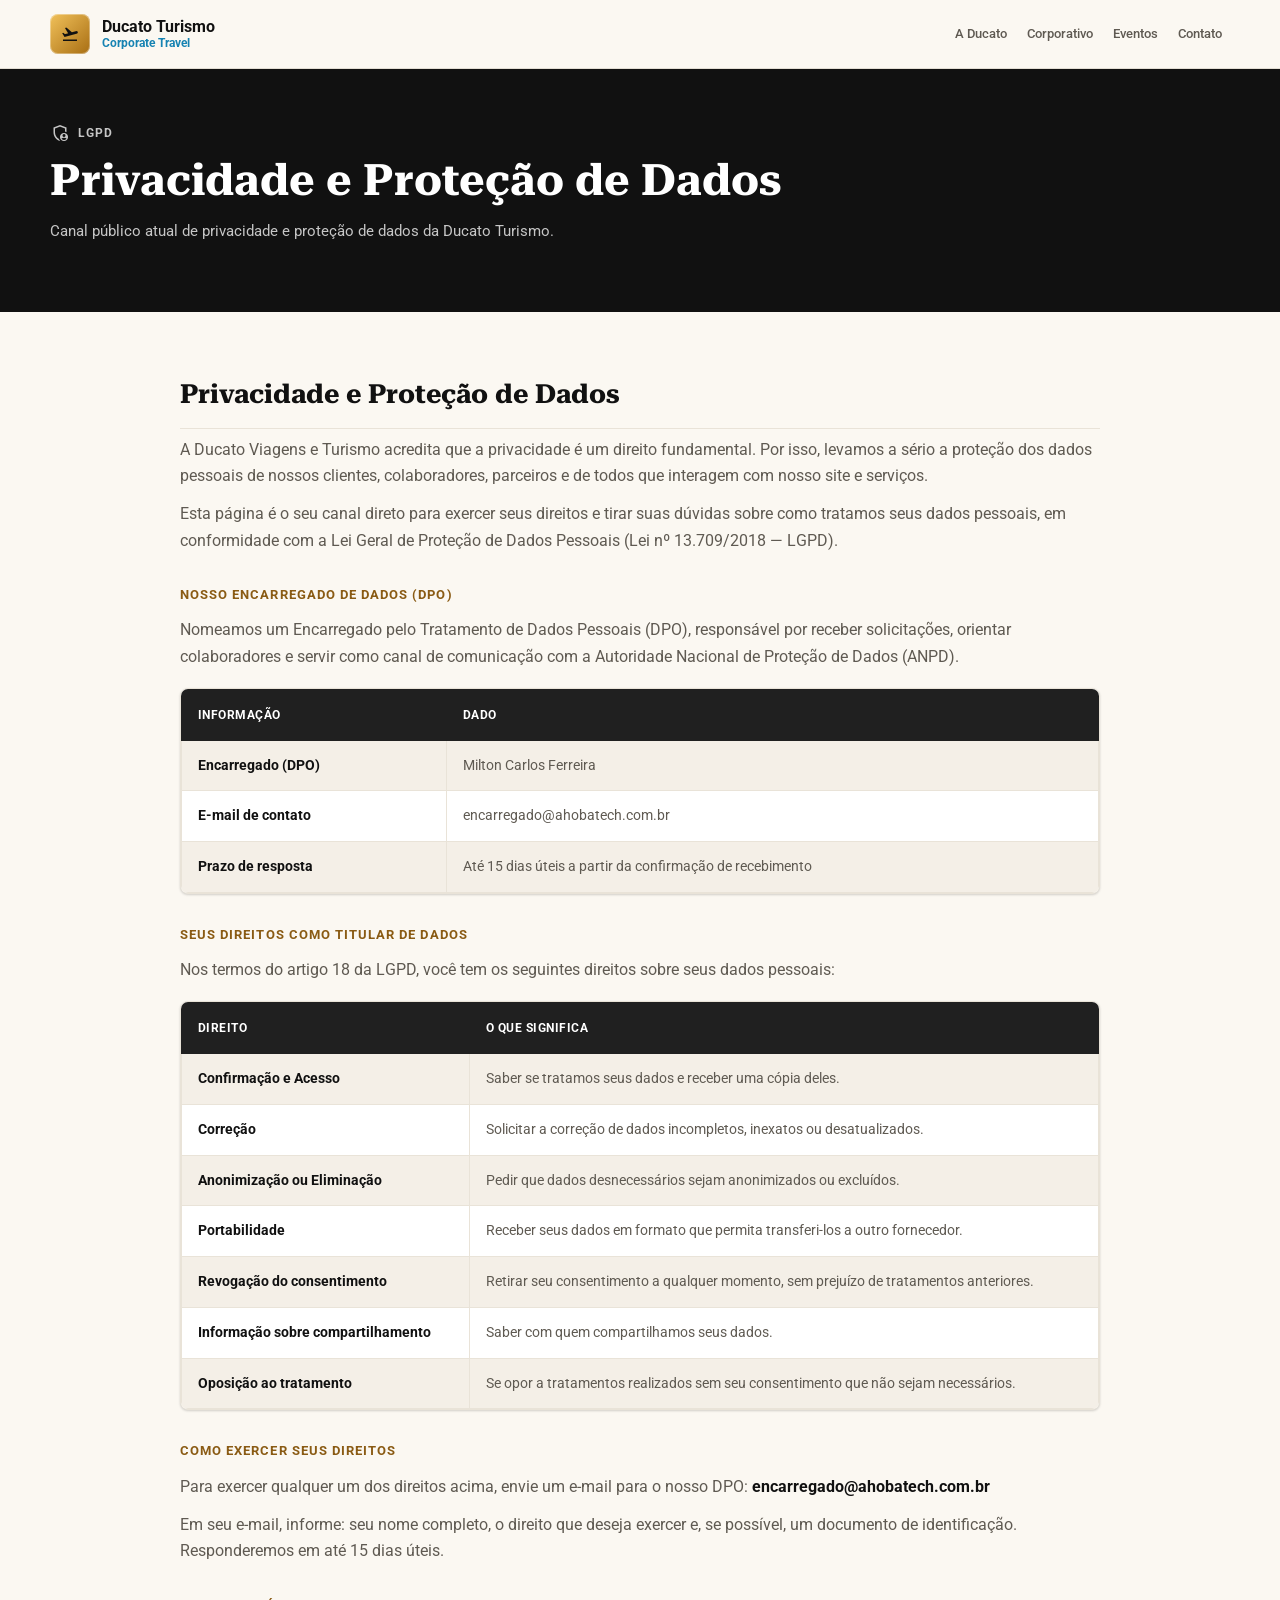
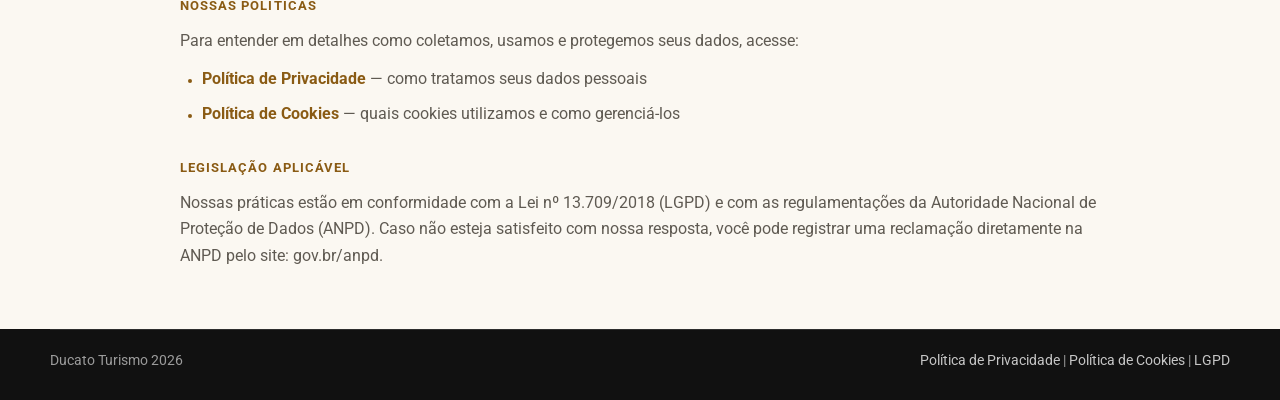
<file: lgpd.html>
<!doctype html>
<html lang="pt-BR">
  <head>
    <meta charset="utf-8" />
    <meta name="viewport" content="width=device-width, initial-scale=1" />
    <title>LGPD | Ducato Turismo</title>
    <link rel="stylesheet" href="css/styles.css" />
  </head>
  <body>
    <header class="site-header">
      <div class="container header-inner">
        <a class="brand" href="index.html">
          <span class="brand-mark"><span class="material-symbols-outlined" aria-hidden="true">flight_takeoff</span></span>
          <span class="brand-text"><strong>Ducato Turismo</strong><span>Corporate Travel</span></span>
        </a>
        <nav class="nav" data-nav aria-label="Navegação principal">
          <a href="index.html#ducato">A Ducato</a>
          <a href="index.html#corporativo">Corporativo</a>
          <a href="index.html#eventos">Eventos</a>
          <a href="index.html#contato">Contato</a>
        </nav>
        <button class="icon-btn menu-button" type="button" data-menu-toggle aria-label="Abrir menu"><span class="material-symbols-outlined" aria-hidden="true">menu</span></button>
      </div>
    </header>

    <main>
      <section class="legal-hero">
        <div class="container">
          <p class="eyebrow"><span class="material-symbols-outlined" aria-hidden="true">admin_panel_settings</span> LGPD</p>
          <h1>Privacidade e Proteção de Dados</h1>
          <p>Canal público atual de privacidade e proteção de dados da Ducato Turismo.</p>
        </div>
      </section>

      <article class="legal-content">
<h2 dir="ltr" style="line-height: 1.2; margin-top: 14pt; margin-bottom: 6pt;"><span style="font-size: 13.999999999999998pt; font-family: Arial,sans-serif; color: #d9d3c7; background-color: transparent; font-weight: bold; font-style: normal; font-variant: normal; text-decoration: none; vertical-align: baseline; white-space: pre-wrap;">Privacidade e Prote&ccedil;&atilde;o de Dados</span></h2>
<p dir="ltr" style="line-height: 1.2; text-align: justify; margin-top: 4pt; margin-bottom: 4pt;"><span style="font-size: 11pt; font-family: Arial,sans-serif; color: #1a1a1a; background-color: transparent; font-weight: 400; font-style: normal; font-variant: normal; text-decoration: none; vertical-align: baseline; white-space: pre-wrap;">A Ducato Viagens e Turismo acredita que a privacidade &eacute; um direito fundamental. Por isso, levamos a s&eacute;rio a prote&ccedil;&atilde;o dos dados pessoais de nossos clientes, colaboradores, parceiros e de todos que interagem com nosso site e servi&ccedil;os.</span></p>
<p dir="ltr" style="line-height: 1.2; text-align: justify; margin-top: 4pt; margin-bottom: 4pt;"><span style="font-size: 11pt; font-family: Arial,sans-serif; color: #1a1a1a; background-color: transparent; font-weight: 400; font-style: normal; font-variant: normal; text-decoration: none; vertical-align: baseline; white-space: pre-wrap;">Esta p&aacute;gina &eacute; o seu canal direto para exercer seus direitos e tirar suas d&uacute;vidas sobre como tratamos seus dados pessoais, em conformidade com a Lei Geral de Prote&ccedil;&atilde;o de Dados Pessoais (Lei n&ordm; 13.709/2018 &mdash; LGPD).</span></p>
<p dir="ltr" style="line-height: 1.2; margin-top: 10pt; margin-bottom: 4pt;"><span style="font-size: 12pt; font-family: Arial,sans-serif; color: #8a5b14; background-color: transparent; font-weight: bold; font-style: normal; font-variant: normal; text-decoration: none; vertical-align: baseline; white-space: pre-wrap;">Nosso Encarregado de Dados (DPO)</span></p>
<p dir="ltr" style="line-height: 1.2; text-align: justify; margin-top: 4pt; margin-bottom: 4pt;"><span style="font-size: 11pt; font-family: Arial,sans-serif; color: #1a1a1a; background-color: transparent; font-weight: 400; font-style: normal; font-variant: normal; text-decoration: none; vertical-align: baseline; white-space: pre-wrap;">Nomeamos um Encarregado pelo Tratamento de Dados Pessoais (DPO), respons&aacute;vel por receber solicita&ccedil;&otilde;es, orientar colaboradores e servir como canal de comunica&ccedil;&atilde;o com a Autoridade Nacional de Prote&ccedil;&atilde;o de Dados (ANPD).</span></p>
<div dir="ltr" style="margin-left: 0pt;" align="left">
<table style="border: none; border-collapse: collapse;">
<colgroup>
<col width="208" />
<col width="416" /></colgroup>
<tbody>
<tr style="height: 0pt;">
<td style="vertical-align: top; background-color: #8a5b14; padding: 5pt 6pt 5pt 6pt; overflow: hidden; overflow-wrap: break-word; border: solid #d9d3c7 0.5pt;">
<p dir="ltr" style="line-height: 1.2; text-align: center; margin-top: 0pt; margin-bottom: 0pt;"><span style="font-size: 10pt; font-family: Arial,sans-serif; color: #ffffff; background-color: transparent; font-weight: bold; font-style: normal; font-variant: normal; text-decoration: none; vertical-align: baseline; white-space: pre-wrap;">Informa&ccedil;&atilde;o</span></p>
</td>
<td style="vertical-align: top; background-color: #8a5b14; padding: 5pt 6pt 5pt 6pt; overflow: hidden; overflow-wrap: break-word; border: solid #d9d3c7 0.5pt;">
<p dir="ltr" style="line-height: 1.2; text-align: center; margin-top: 0pt; margin-bottom: 0pt;"><span style="font-size: 10pt; font-family: Arial,sans-serif; color: #ffffff; background-color: transparent; font-weight: bold; font-style: normal; font-variant: normal; text-decoration: none; vertical-align: baseline; white-space: pre-wrap;">Dado</span></p>
</td>
</tr>
<tr style="height: 0pt;">
<td style="border-left: solid #cccccc 0.5pt; border-right: solid #cccccc 0.5pt; border-bottom: solid #d9d3c7 0.5pt; border-top: solid #d9d3c7 0.5pt; vertical-align: top; padding: 4pt 6pt 4pt 6pt; overflow: hidden; overflow-wrap: break-word;">
<p dir="ltr" style="line-height: 1.2; margin-top: 0pt; margin-bottom: 0pt;"><span style="font-size: 10pt; font-family: Arial,sans-serif; color: #1a1a1a; background-color: transparent; font-weight: bold; font-style: normal; font-variant: normal; text-decoration: none; vertical-align: baseline; white-space: pre-wrap;">Encarregado (DPO)</span></p>
</td>
<td style="border-left: solid #cccccc 0.5pt; border-right: solid #cccccc 0.5pt; border-bottom: solid #d9d3c7 0.5pt; border-top: solid #d9d3c7 0.5pt; vertical-align: top; padding: 4pt 6pt 4pt 6pt; overflow: hidden; overflow-wrap: break-word;">
<p dir="ltr" style="line-height: 1.2; margin-top: 0pt; margin-bottom: 0pt;"><span style="font-size: 10pt; font-family: Arial,sans-serif; color: #1a1a1a; background-color: transparent; font-weight: 400; font-style: normal; font-variant: normal; text-decoration: none; vertical-align: baseline; white-space: pre-wrap;">Milton Carlos Ferreira</span></p>
</td>
</tr>
<tr style="height: 0pt;">
<td style="vertical-align: top; background-color: #f2f2f2; padding: 4pt 6pt 4pt 6pt; overflow: hidden; overflow-wrap: break-word; border: solid #d9d3c7 0.5pt;">
<p dir="ltr" style="line-height: 1.2; margin-top: 0pt; margin-bottom: 0pt;"><span style="font-size: 10pt; font-family: Arial,sans-serif; color: #1a1a1a; background-color: transparent; font-weight: bold; font-style: normal; font-variant: normal; text-decoration: none; vertical-align: baseline; white-space: pre-wrap;">E-mail de contato</span></p>
</td>
<td style="vertical-align: top; background-color: #f2f2f2; padding: 4pt 6pt 4pt 6pt; overflow: hidden; overflow-wrap: break-word; border: solid #d9d3c7 0.5pt;">
<p dir="ltr" style="line-height: 1.2; margin-top: 0pt; margin-bottom: 0pt;"><span style="font-size: 10pt; font-family: Arial,sans-serif; color: #1a1a1a; background-color: transparent; font-weight: 400; font-style: normal; font-variant: normal; text-decoration: none; vertical-align: baseline; white-space: pre-wrap;">encarregado@ahobatech.com.br</span></p>
</td>
</tr>
<tr style="height: 0pt;">
<td style="border-left: solid #cccccc 0.5pt; border-right: solid #cccccc 0.5pt; border-bottom: solid #cccccc 0.5pt; border-top: solid #d9d3c7 0.5pt; vertical-align: top; padding: 4pt 6pt 4pt 6pt; overflow: hidden; overflow-wrap: break-word;">
<p dir="ltr" style="line-height: 1.2; margin-top: 0pt; margin-bottom: 0pt;"><span style="font-size: 10pt; font-family: Arial,sans-serif; color: #1a1a1a; background-color: transparent; font-weight: bold; font-style: normal; font-variant: normal; text-decoration: none; vertical-align: baseline; white-space: pre-wrap;">Prazo de resposta</span></p>
</td>
<td style="border-left: solid #cccccc 0.5pt; border-right: solid #cccccc 0.5pt; border-bottom: solid #cccccc 0.5pt; border-top: solid #d9d3c7 0.5pt; vertical-align: top; padding: 4pt 6pt 4pt 6pt; overflow: hidden; overflow-wrap: break-word;">
<p dir="ltr" style="line-height: 1.2; margin-top: 0pt; margin-bottom: 0pt;"><span style="font-size: 10pt; font-family: Arial,sans-serif; color: #1a1a1a; background-color: transparent; font-weight: 400; font-style: normal; font-variant: normal; text-decoration: none; vertical-align: baseline; white-space: pre-wrap;">At&eacute; 15 dias &uacute;teis a partir da confirma&ccedil;&atilde;o de recebimento</span></p>
</td>
</tr>
</tbody>
</table>
</div>
<p dir="ltr" style="line-height: 1.2; margin-top: 10pt; margin-bottom: 4pt;"><span style="font-size: 12pt; font-family: Arial,sans-serif; color: #8a5b14; background-color: transparent; font-weight: bold; font-style: normal; font-variant: normal; text-decoration: none; vertical-align: baseline; white-space: pre-wrap;">Seus Direitos como Titular de Dados</span></p>
<p dir="ltr" style="line-height: 1.2; text-align: justify; margin-top: 4pt; margin-bottom: 4pt;"><span style="font-size: 11pt; font-family: Arial,sans-serif; color: #1a1a1a; background-color: transparent; font-weight: 400; font-style: normal; font-variant: normal; text-decoration: none; vertical-align: baseline; white-space: pre-wrap;">Nos termos do artigo 18 da LGPD, voc&ecirc; tem os seguintes direitos sobre seus dados pessoais:</span></p>
<div dir="ltr" style="margin-left: 0pt;" align="left">
<table style="border: none; border-collapse: collapse;">
<colgroup>
<col width="173" />
<col width="451" /></colgroup>
<tbody>
<tr style="height: 0pt;">
<td style="vertical-align: top; background-color: #8a5b14; padding: 5pt 6pt 5pt 6pt; overflow: hidden; overflow-wrap: break-word; border: solid #d9d3c7 0.5pt;">
<p dir="ltr" style="line-height: 1.2; text-align: center; margin-top: 0pt; margin-bottom: 0pt;"><span style="font-size: 10pt; font-family: Arial,sans-serif; color: #ffffff; background-color: transparent; font-weight: bold; font-style: normal; font-variant: normal; text-decoration: none; vertical-align: baseline; white-space: pre-wrap;">Direito</span></p>
</td>
<td style="vertical-align: top; background-color: #8a5b14; padding: 5pt 6pt 5pt 6pt; overflow: hidden; overflow-wrap: break-word; border: solid #d9d3c7 0.5pt;">
<p dir="ltr" style="line-height: 1.2; text-align: center; margin-top: 0pt; margin-bottom: 0pt;"><span style="font-size: 10pt; font-family: Arial,sans-serif; color: #ffffff; background-color: transparent; font-weight: bold; font-style: normal; font-variant: normal; text-decoration: none; vertical-align: baseline; white-space: pre-wrap;">O que significa</span></p>
</td>
</tr>
<tr style="height: 0pt;">
<td style="vertical-align: top; background-color: #f4efe7; padding: 4pt 6pt 4pt 6pt; overflow: hidden; overflow-wrap: break-word; border: solid #d9d3c7 0.5pt;">
<p dir="ltr" style="line-height: 1.2; margin-top: 0pt; margin-bottom: 0pt;"><span style="font-size: 10pt; font-family: Arial,sans-serif; color: #1a1a1a; background-color: transparent; font-weight: bold; font-style: normal; font-variant: normal; text-decoration: none; vertical-align: baseline; white-space: pre-wrap;">Confirma&ccedil;&atilde;o e Acesso</span></p>
</td>
<td style="vertical-align: top; background-color: #f4efe7; padding: 4pt 6pt 4pt 6pt; overflow: hidden; overflow-wrap: break-word; border: solid #d9d3c7 0.5pt;">
<p dir="ltr" style="line-height: 1.2; margin-top: 0pt; margin-bottom: 0pt;"><span style="font-size: 10pt; font-family: Arial,sans-serif; color: #1a1a1a; background-color: transparent; font-weight: 400; font-style: normal; font-variant: normal; text-decoration: none; vertical-align: baseline; white-space: pre-wrap;">Saber se tratamos seus dados e receber uma c&oacute;pia deles.</span></p>
</td>
</tr>
<tr style="height: 0pt;">
<td style="border-left: solid #cccccc 0.5pt; border-right: solid #cccccc 0.5pt; border-bottom: solid #d9d3c7 0.5pt; border-top: solid #d9d3c7 0.5pt; vertical-align: top; padding: 4pt 6pt 4pt 6pt; overflow: hidden; overflow-wrap: break-word;">
<p dir="ltr" style="line-height: 1.2; margin-top: 0pt; margin-bottom: 0pt;"><span style="font-size: 10pt; font-family: Arial,sans-serif; color: #1a1a1a; background-color: transparent; font-weight: bold; font-style: normal; font-variant: normal; text-decoration: none; vertical-align: baseline; white-space: pre-wrap;">Corre&ccedil;&atilde;o</span></p>
</td>
<td style="border-left: solid #cccccc 0.5pt; border-right: solid #cccccc 0.5pt; border-bottom: solid #d9d3c7 0.5pt; border-top: solid #d9d3c7 0.5pt; vertical-align: top; padding: 4pt 6pt 4pt 6pt; overflow: hidden; overflow-wrap: break-word;">
<p dir="ltr" style="line-height: 1.2; margin-top: 0pt; margin-bottom: 0pt;"><span style="font-size: 10pt; font-family: Arial,sans-serif; color: #1a1a1a; background-color: transparent; font-weight: 400; font-style: normal; font-variant: normal; text-decoration: none; vertical-align: baseline; white-space: pre-wrap;">Solicitar a corre&ccedil;&atilde;o de dados incompletos, inexatos ou desatualizados.</span></p>
</td>
</tr>
<tr style="height: 0pt;">
<td style="vertical-align: top; background-color: #f4efe7; padding: 4pt 6pt 4pt 6pt; overflow: hidden; overflow-wrap: break-word; border: solid #d9d3c7 0.5pt;">
<p dir="ltr" style="line-height: 1.2; margin-top: 0pt; margin-bottom: 0pt;"><span style="font-size: 10pt; font-family: Arial,sans-serif; color: #1a1a1a; background-color: transparent; font-weight: bold; font-style: normal; font-variant: normal; text-decoration: none; vertical-align: baseline; white-space: pre-wrap;">Anonimiza&ccedil;&atilde;o ou Elimina&ccedil;&atilde;o</span></p>
</td>
<td style="vertical-align: top; background-color: #f4efe7; padding: 4pt 6pt 4pt 6pt; overflow: hidden; overflow-wrap: break-word; border: solid #d9d3c7 0.5pt;">
<p dir="ltr" style="line-height: 1.2; margin-top: 0pt; margin-bottom: 0pt;"><span style="font-size: 10pt; font-family: Arial,sans-serif; color: #1a1a1a; background-color: transparent; font-weight: 400; font-style: normal; font-variant: normal; text-decoration: none; vertical-align: baseline; white-space: pre-wrap;">Pedir que dados desnecess&aacute;rios sejam anonimizados ou exclu&iacute;dos.</span></p>
</td>
</tr>
<tr style="height: 0pt;">
<td style="border-left: solid #cccccc 0.5pt; border-right: solid #cccccc 0.5pt; border-bottom: solid #d9d3c7 0.5pt; border-top: solid #d9d3c7 0.5pt; vertical-align: top; padding: 4pt 6pt 4pt 6pt; overflow: hidden; overflow-wrap: break-word;">
<p dir="ltr" style="line-height: 1.2; margin-top: 0pt; margin-bottom: 0pt;"><span style="font-size: 10pt; font-family: Arial,sans-serif; color: #1a1a1a; background-color: transparent; font-weight: bold; font-style: normal; font-variant: normal; text-decoration: none; vertical-align: baseline; white-space: pre-wrap;">Portabilidade</span></p>
</td>
<td style="border-left: solid #cccccc 0.5pt; border-right: solid #cccccc 0.5pt; border-bottom: solid #d9d3c7 0.5pt; border-top: solid #d9d3c7 0.5pt; vertical-align: top; padding: 4pt 6pt 4pt 6pt; overflow: hidden; overflow-wrap: break-word;">
<p dir="ltr" style="line-height: 1.2; margin-top: 0pt; margin-bottom: 0pt;"><span style="font-size: 10pt; font-family: Arial,sans-serif; color: #1a1a1a; background-color: transparent; font-weight: 400; font-style: normal; font-variant: normal; text-decoration: none; vertical-align: baseline; white-space: pre-wrap;">Receber seus dados em formato que permita transferi-los a outro fornecedor.</span></p>
</td>
</tr>
<tr style="height: 0pt;">
<td style="vertical-align: top; background-color: #f4efe7; padding: 4pt 6pt 4pt 6pt; overflow: hidden; overflow-wrap: break-word; border: solid #d9d3c7 0.5pt;">
<p dir="ltr" style="line-height: 1.2; margin-top: 0pt; margin-bottom: 0pt;"><span style="font-size: 10pt; font-family: Arial,sans-serif; color: #1a1a1a; background-color: transparent; font-weight: bold; font-style: normal; font-variant: normal; text-decoration: none; vertical-align: baseline; white-space: pre-wrap;">Revoga&ccedil;&atilde;o do consentimento</span></p>
</td>
<td style="vertical-align: top; background-color: #f4efe7; padding: 4pt 6pt 4pt 6pt; overflow: hidden; overflow-wrap: break-word; border: solid #d9d3c7 0.5pt;">
<p dir="ltr" style="line-height: 1.2; margin-top: 0pt; margin-bottom: 0pt;"><span style="font-size: 10pt; font-family: Arial,sans-serif; color: #1a1a1a; background-color: transparent; font-weight: 400; font-style: normal; font-variant: normal; text-decoration: none; vertical-align: baseline; white-space: pre-wrap;">Retirar seu consentimento a qualquer momento, sem preju&iacute;zo de tratamentos anteriores.</span></p>
</td>
</tr>
<tr style="height: 0pt;">
<td style="border-left: solid #cccccc 0.5pt; border-right: solid #cccccc 0.5pt; border-bottom: solid #d9d3c7 0.5pt; border-top: solid #d9d3c7 0.5pt; vertical-align: top; padding: 4pt 6pt 4pt 6pt; overflow: hidden; overflow-wrap: break-word;">
<p dir="ltr" style="line-height: 1.2; margin-top: 0pt; margin-bottom: 0pt;"><span style="font-size: 10pt; font-family: Arial,sans-serif; color: #1a1a1a; background-color: transparent; font-weight: bold; font-style: normal; font-variant: normal; text-decoration: none; vertical-align: baseline; white-space: pre-wrap;">Informa&ccedil;&atilde;o sobre compartilhamento</span></p>
</td>
<td style="border-left: solid #cccccc 0.5pt; border-right: solid #cccccc 0.5pt; border-bottom: solid #d9d3c7 0.5pt; border-top: solid #d9d3c7 0.5pt; vertical-align: top; padding: 4pt 6pt 4pt 6pt; overflow: hidden; overflow-wrap: break-word;">
<p dir="ltr" style="line-height: 1.2; margin-top: 0pt; margin-bottom: 0pt;"><span style="font-size: 10pt; font-family: Arial,sans-serif; color: #1a1a1a; background-color: transparent; font-weight: 400; font-style: normal; font-variant: normal; text-decoration: none; vertical-align: baseline; white-space: pre-wrap;">Saber com quem compartilhamos seus dados.</span></p>
</td>
</tr>
<tr style="height: 0pt;">
<td style="vertical-align: top; background-color: #f4efe7; padding: 4pt 6pt 4pt 6pt; overflow: hidden; overflow-wrap: break-word; border: solid #d9d3c7 0.5pt;">
<p dir="ltr" style="line-height: 1.2; margin-top: 0pt; margin-bottom: 0pt;"><span style="font-size: 10pt; font-family: Arial,sans-serif; color: #1a1a1a; background-color: transparent; font-weight: bold; font-style: normal; font-variant: normal; text-decoration: none; vertical-align: baseline; white-space: pre-wrap;">Oposi&ccedil;&atilde;o ao tratamento</span></p>
</td>
<td style="vertical-align: top; background-color: #f4efe7; padding: 4pt 6pt 4pt 6pt; overflow: hidden; overflow-wrap: break-word; border: solid #d9d3c7 0.5pt;">
<p dir="ltr" style="line-height: 1.2; margin-top: 0pt; margin-bottom: 0pt;"><span style="font-size: 10pt; font-family: Arial,sans-serif; color: #1a1a1a; background-color: transparent; font-weight: 400; font-style: normal; font-variant: normal; text-decoration: none; vertical-align: baseline; white-space: pre-wrap;">Se opor a tratamentos realizados sem seu consentimento que n&atilde;o sejam necess&aacute;rios.</span></p>
</td>
</tr>
</tbody>
</table>
</div>
<p dir="ltr" style="line-height: 1.2; margin-top: 10pt; margin-bottom: 4pt;"><span style="font-size: 12pt; font-family: Arial,sans-serif; color: #8a5b14; background-color: transparent; font-weight: bold; font-style: normal; font-variant: normal; text-decoration: none; vertical-align: baseline; white-space: pre-wrap;">Como exercer seus direitos</span></p>
<p dir="ltr" style="line-height: 1.2; text-align: justify; margin-top: 4pt; margin-bottom: 4pt;"><span style="font-size: 11pt; font-family: Arial,sans-serif; color: #1a1a1a; background-color: transparent; font-weight: 400; font-style: normal; font-variant: normal; text-decoration: none; vertical-align: baseline; white-space: pre-wrap;">Para exercer qualquer um dos direitos acima, envie um e-mail para o nosso DPO: </span><span style="font-size: 13pt; font-family: Arial,sans-serif; color: #1a1a1a; background-color: transparent; font-weight: bold; font-style: normal; font-variant: normal; text-decoration: none; vertical-align: baseline; white-space: pre-wrap;">encarregado@ahobatech.com.br</span></p>
<p dir="ltr" style="line-height: 1.2; text-align: justify; margin-top: 4pt; margin-bottom: 4pt;"><span style="font-size: 11pt; font-family: Arial,sans-serif; color: #1a1a1a; background-color: transparent; font-weight: 400; font-style: normal; font-variant: normal; text-decoration: none; vertical-align: baseline; white-space: pre-wrap;">Em seu e-mail, informe: seu nome completo, o direito que deseja exercer e, se poss&iacute;vel, um documento de identifica&ccedil;&atilde;o. Responderemos em at&eacute; 15 dias &uacute;teis.</span></p>
<p dir="ltr" style="line-height: 1.2; margin-top: 10pt; margin-bottom: 4pt;"><span style="font-size: 12pt; font-family: Arial,sans-serif; color: #8a5b14; background-color: transparent; font-weight: bold; font-style: normal; font-variant: normal; text-decoration: none; vertical-align: baseline; white-space: pre-wrap;">Nossas Pol&iacute;ticas</span></p>
<p dir="ltr" style="line-height: 1.2; text-align: justify; margin-top: 4pt; margin-bottom: 4pt;"><span style="font-size: 11pt; font-family: Arial,sans-serif; color: #1a1a1a; background-color: transparent; font-weight: 400; font-style: normal; font-variant: normal; text-decoration: none; vertical-align: baseline; white-space: pre-wrap;">Para entender em detalhes como coletamos, usamos e protegemos seus dados, acesse:</span></p>
<ul style="margin-top: 0; margin-bottom: 0; padding-inline-start: 48px;">
<li dir="ltr" style="list-style-type: disc; font-size: 11pt; font-family: Arial,sans-serif; color: #000000; background-color: transparent; font-weight: 400; font-style: normal; font-variant: normal; text-decoration: none; vertical-align: baseline; white-space: pre;" aria-level="1">
<p dir="ltr" style="line-height: 1.2; margin-top: 3pt; margin-bottom: 3pt;" role="presentation"><span style="font-size: 11pt; font-family: Arial,sans-serif; color: #1a1a1a; background-color: transparent; font-weight: 400; font-style: normal; font-variant: normal; text-decoration: none; vertical-align: baseline; white-space: pre-wrap;"><a href="politica-de-privacidade.html">Pol&iacute;tica de Privacidade</a> &mdash; como tratamos seus dados pessoais</span></p>
</li>
<li dir="ltr" style="list-style-type: disc; font-size: 11pt; font-family: Arial,sans-serif; color: #000000; background-color: transparent; font-weight: 400; font-style: normal; font-variant: normal; text-decoration: none; vertical-align: baseline; white-space: pre;" aria-level="1">
<p dir="ltr" style="line-height: 1.2; margin-top: 3pt; margin-bottom: 3pt;" role="presentation"><span style="font-size: 11pt; font-family: Arial,sans-serif; color: #1a1a1a; background-color: transparent; font-weight: 400; font-style: normal; font-variant: normal; text-decoration: none; vertical-align: baseline; white-space: pre-wrap;"><a href="politica-de-cookies.html">Pol&iacute;tica de Cookies</a> &mdash; quais cookies utilizamos e como gerenci&aacute;-los</span></p>
</li>
</ul>
<p dir="ltr" style="line-height: 1.2; margin-top: 10pt; margin-bottom: 4pt;"><span style="font-size: 12pt; font-family: Arial,sans-serif; color: #8a5b14; background-color: transparent; font-weight: bold; font-style: normal; font-variant: normal; text-decoration: none; vertical-align: baseline; white-space: pre-wrap;">Legisla&ccedil;&atilde;o Aplic&aacute;vel</span></p>
<p dir="ltr" style="line-height: 1.2; text-align: justify; margin-top: 4pt; margin-bottom: 4pt;"><span style="font-size: 11pt; font-family: Arial,sans-serif; color: #1a1a1a; background-color: transparent; font-weight: 400; font-style: normal; font-variant: normal; text-decoration: none; vertical-align: baseline; white-space: pre-wrap;">Nossas pr&aacute;ticas est&atilde;o em conformidade com a Lei n&ordm; 13.709/2018 (LGPD) e com as regulamenta&ccedil;&otilde;es da Autoridade Nacional de Prote&ccedil;&atilde;o de Dados (ANPD). Caso n&atilde;o esteja satisfeito com nossa resposta, voc&ecirc; pode registrar uma reclama&ccedil;&atilde;o diretamente na ANPD pelo site: gov.br/anpd.</span></p>
      </article>
    </main>

    <footer class="site-footer">
      <div class="container footer-bottom">
        <span>Ducato Turismo 2026</span>
        <span><a href="politica-de-privacidade.html">Política de Privacidade</a> | <a href="politica-de-cookies.html">Política de Cookies</a> | <a href="lgpd.html">LGPD</a></span>
      </div>
    </footer>
    <script src="js/main.js"></script>
  </body>
</html>
</file>
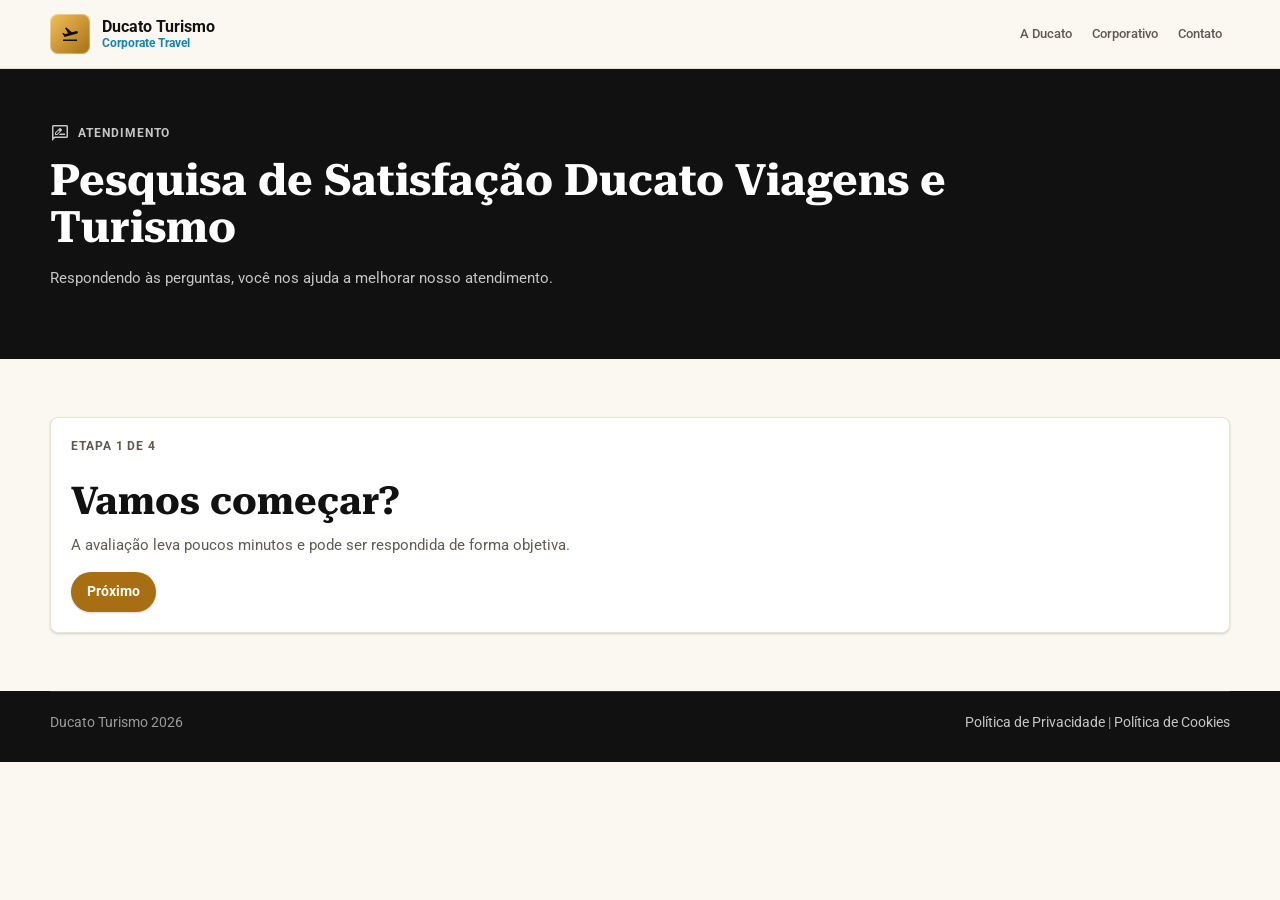
<file: pesquisa.html>
<!doctype html>
<html lang="pt-BR">
  <head>
    <meta charset="utf-8" />
    <meta name="viewport" content="width=device-width, initial-scale=1" />
    <title>Pesquisa de Satisfação | Ducato Turismo</title>
    <link rel="stylesheet" href="css/styles.css" />
  </head>
  <body>
    <header class="site-header">
      <div class="container header-inner">
        <a class="brand" href="index.html">
          <span class="brand-mark"><span class="material-symbols-outlined" aria-hidden="true">flight_takeoff</span></span>
          <span class="brand-text"><strong>Ducato Turismo</strong><span>Corporate Travel</span></span>
        </a>
        <nav class="nav" data-nav aria-label="Navegação principal">
          <a href="index.html#ducato">A Ducato</a>
          <a href="index.html#corporativo">Corporativo</a>
          <a href="index.html#contato">Contato</a>
        </nav>
        <button class="icon-btn menu-button" type="button" data-menu-toggle aria-label="Abrir menu"><span class="material-symbols-outlined" aria-hidden="true">menu</span></button>
      </div>
    </header>

    <main>
      <section class="legal-hero">
        <div class="container">
          <p class="eyebrow"><span class="material-symbols-outlined" aria-hidden="true">rate_review</span> Atendimento</p>
          <h1>Pesquisa de Satisfação Ducato Viagens e Turismo</h1>
          <p>Respondendo às perguntas, você nos ajuda a melhorar nosso atendimento.</p>
        </div>
      </section>

      <section class="section">
        <div class="container">
          <form class="card form" data-survey>
            <p class="section-kicker">Etapa <span data-survey-progress>1 de 4</span></p>

            <div class="survey-step active" data-survey-step>
              <h2>Vamos começar?</h2>
              <p class="muted">A avaliação leva poucos minutos e pode ser respondida de forma objetiva.</p>
              <div class="button-row">
                <button class="btn btn-primary" type="button" data-survey-next>Próximo</button>
              </div>
            </div>

            <div class="survey-step" data-survey-step>
              <h2>Como você classifica o atendimento realizado?</h2>
              <div class="rating-grid">
                <div class="rating-row"><strong>Prestatividade do consultor</strong><label class="choice"><input name="prestatividade" type="radio" value="Ótimo" /> Ótimo</label><label class="choice"><input name="prestatividade" type="radio" value="Bom" /> Bom</label><label class="choice"><input name="prestatividade" type="radio" value="Regular" /> Regular</label><label class="choice"><input name="prestatividade" type="radio" value="Ruim" /> Ruim</label></div>
                <div class="rating-row"><strong>Tempo de Atendimento</strong><label class="choice"><input name="tempo_atendimento" type="radio" value="Ótimo" /> Ótimo</label><label class="choice"><input name="tempo_atendimento" type="radio" value="Bom" /> Bom</label><label class="choice"><input name="tempo_atendimento" type="radio" value="Regular" /> Regular</label><label class="choice"><input name="tempo_atendimento" type="radio" value="Ruim" /> Ruim</label></div>
                <div class="rating-row"><strong>Tempo de resposta da cotação</strong><label class="choice"><input name="cotacao" type="radio" value="Ótimo" /> Ótimo</label><label class="choice"><input name="cotacao" type="radio" value="Bom" /> Bom</label><label class="choice"><input name="cotacao" type="radio" value="Regular" /> Regular</label><label class="choice"><input name="cotacao" type="radio" value="Ruim" /> Ruim</label></div>
                <div class="rating-row"><strong>Tempo de resposta para emissão online</strong><label class="choice"><input name="emissao_online" type="radio" value="Ótimo" /> Ótimo</label><label class="choice"><input name="emissao_online" type="radio" value="Bom" /> Bom</label><label class="choice"><input name="emissao_online" type="radio" value="Regular" /> Regular</label><label class="choice"><input name="emissao_online" type="radio" value="Ruim" /> Ruim</label></div>
                <div class="rating-row"><strong>Tempo de resposta para emissão offline</strong><label class="choice"><input name="emissao_offline" type="radio" value="Ótimo" /> Ótimo</label><label class="choice"><input name="emissao_offline" type="radio" value="Bom" /> Bom</label><label class="choice"><input name="emissao_offline" type="radio" value="Regular" /> Regular</label><label class="choice"><input name="emissao_offline" type="radio" value="Ruim" /> Ruim</label></div>
                <div class="rating-row"><strong>Esclarecimento de dúvidas</strong><label class="choice"><input name="duvidas" type="radio" value="Ótimo" /> Ótimo</label><label class="choice"><input name="duvidas" type="radio" value="Bom" /> Bom</label><label class="choice"><input name="duvidas" type="radio" value="Regular" /> Regular</label><label class="choice"><input name="duvidas" type="radio" value="Ruim" /> Ruim</label></div>
                <div class="rating-row"><strong>Alterações e cancelamentos</strong><label class="choice"><input name="alteracoes" type="radio" value="Ótimo" /> Ótimo</label><label class="choice"><input name="alteracoes" type="radio" value="Bom" /> Bom</label><label class="choice"><input name="alteracoes" type="radio" value="Regular" /> Regular</label><label class="choice"><input name="alteracoes" type="radio" value="Ruim" /> Ruim</label></div>
                <div class="rating-row"><strong>Atendimento de Emergência</strong><label class="choice"><input name="emergencia" type="radio" value="Ótimo" /> Ótimo</label><label class="choice"><input name="emergencia" type="radio" value="Bom" /> Bom</label><label class="choice"><input name="emergencia" type="radio" value="Regular" /> Regular</label><label class="choice"><input name="emergencia" type="radio" value="Ruim" /> Ruim</label></div>
                <div class="rating-row"><strong>Tempo de resposta Atendimento Emergência</strong><label class="choice"><input name="tempo_emergencia" type="radio" value="Ótimo" /> Ótimo</label><label class="choice"><input name="tempo_emergencia" type="radio" value="Bom" /> Bom</label><label class="choice"><input name="tempo_emergencia" type="radio" value="Regular" /> Regular</label><label class="choice"><input name="tempo_emergencia" type="radio" value="Ruim" /> Ruim</label></div>
                <div class="rating-row"><strong>Sistema de Reservas Online</strong><label class="choice"><input name="sistema" type="radio" value="Ótimo" /> Ótimo</label><label class="choice"><input name="sistema" type="radio" value="Bom" /> Bom</label><label class="choice"><input name="sistema" type="radio" value="Regular" /> Regular</label><label class="choice"><input name="sistema" type="radio" value="Ruim" /> Ruim</label></div>
                <div class="rating-row"><strong>Atendimento consultor Viagens a Lazer</strong><label class="choice"><input name="lazer_consultor" type="radio" value="Ótimo" /> Ótimo</label><label class="choice"><input name="lazer_consultor" type="radio" value="Bom" /> Bom</label><label class="choice"><input name="lazer_consultor" type="radio" value="Regular" /> Regular</label><label class="choice"><input name="lazer_consultor" type="radio" value="Ruim" /> Ruim</label></div>
                <div class="rating-row"><strong>Opções de Viagens a lazer enviadas</strong><label class="choice"><input name="lazer_opcoes" type="radio" value="Ótimo" /> Ótimo</label><label class="choice"><input name="lazer_opcoes" type="radio" value="Bom" /> Bom</label><label class="choice"><input name="lazer_opcoes" type="radio" value="Regular" /> Regular</label><label class="choice"><input name="lazer_opcoes" type="radio" value="Ruim" /> Ruim</label></div>
                <div class="rating-row"><strong>Vale Viagens</strong><label class="choice"><input name="vale" type="radio" value="Ótimo" /> Ótimo</label><label class="choice"><input name="vale" type="radio" value="Bom" /> Bom</label><label class="choice"><input name="vale" type="radio" value="Regular" /> Regular</label><label class="choice"><input name="vale" type="radio" value="Ruim" /> Ruim</label></div>
              </div>
              <div class="button-row" style="margin-top: 24px">
                <button class="btn btn-outlined" type="button" data-survey-prev>Voltar</button>
                <button class="btn btn-primary" type="button" data-survey-next>Próximo</button>
              </div>
            </div>

            <div class="survey-step" data-survey-step>
              <h2>Comentários e sugestões</h2>
              <div class="field">
                <label for="comentarios">Mensagem</label>
                <textarea class="textarea" id="comentarios" name="comentarios"></textarea>
              </div>
              <div class="button-row">
                <button class="btn btn-outlined" type="button" data-survey-prev>Voltar</button>
                <button class="btn btn-primary" type="button" data-survey-next>Próximo</button>
              </div>
            </div>

            <div class="survey-step" data-survey-step>
              <h2>Contato</h2>
              <p class="muted">Caso deseje que a Ducato entre em contato para conversar sobre a avaliação, deixe seu nome e e-mail. O preenchimento desses dados é facultativo.</p>
              <div class="field">
                <label for="nome">Nome</label>
                <input class="input" id="nome" name="nome" autocomplete="name" />
              </div>
              <div class="field">
                <label for="email">E-mail</label>
                <input class="input" id="email" name="email" type="email" autocomplete="email" />
              </div>
              <div class="button-row">
                <button class="btn btn-outlined" type="button" data-survey-prev>Voltar</button>
                <button class="btn btn-primary" type="submit">Enviar</button>
              </div>
            </div>
          </form>
        </div>
      </section>
    </main>

    <footer class="site-footer">
      <div class="container footer-bottom">
        <span>Ducato Turismo 2026</span>
        <span><a href="politica-de-privacidade.html">Política de Privacidade</a> | <a href="politica-de-cookies.html">Política de Cookies</a></span>
      </div>
    </footer>
    <script src="js/main.js"></script>
  </body>
</html>
</file>
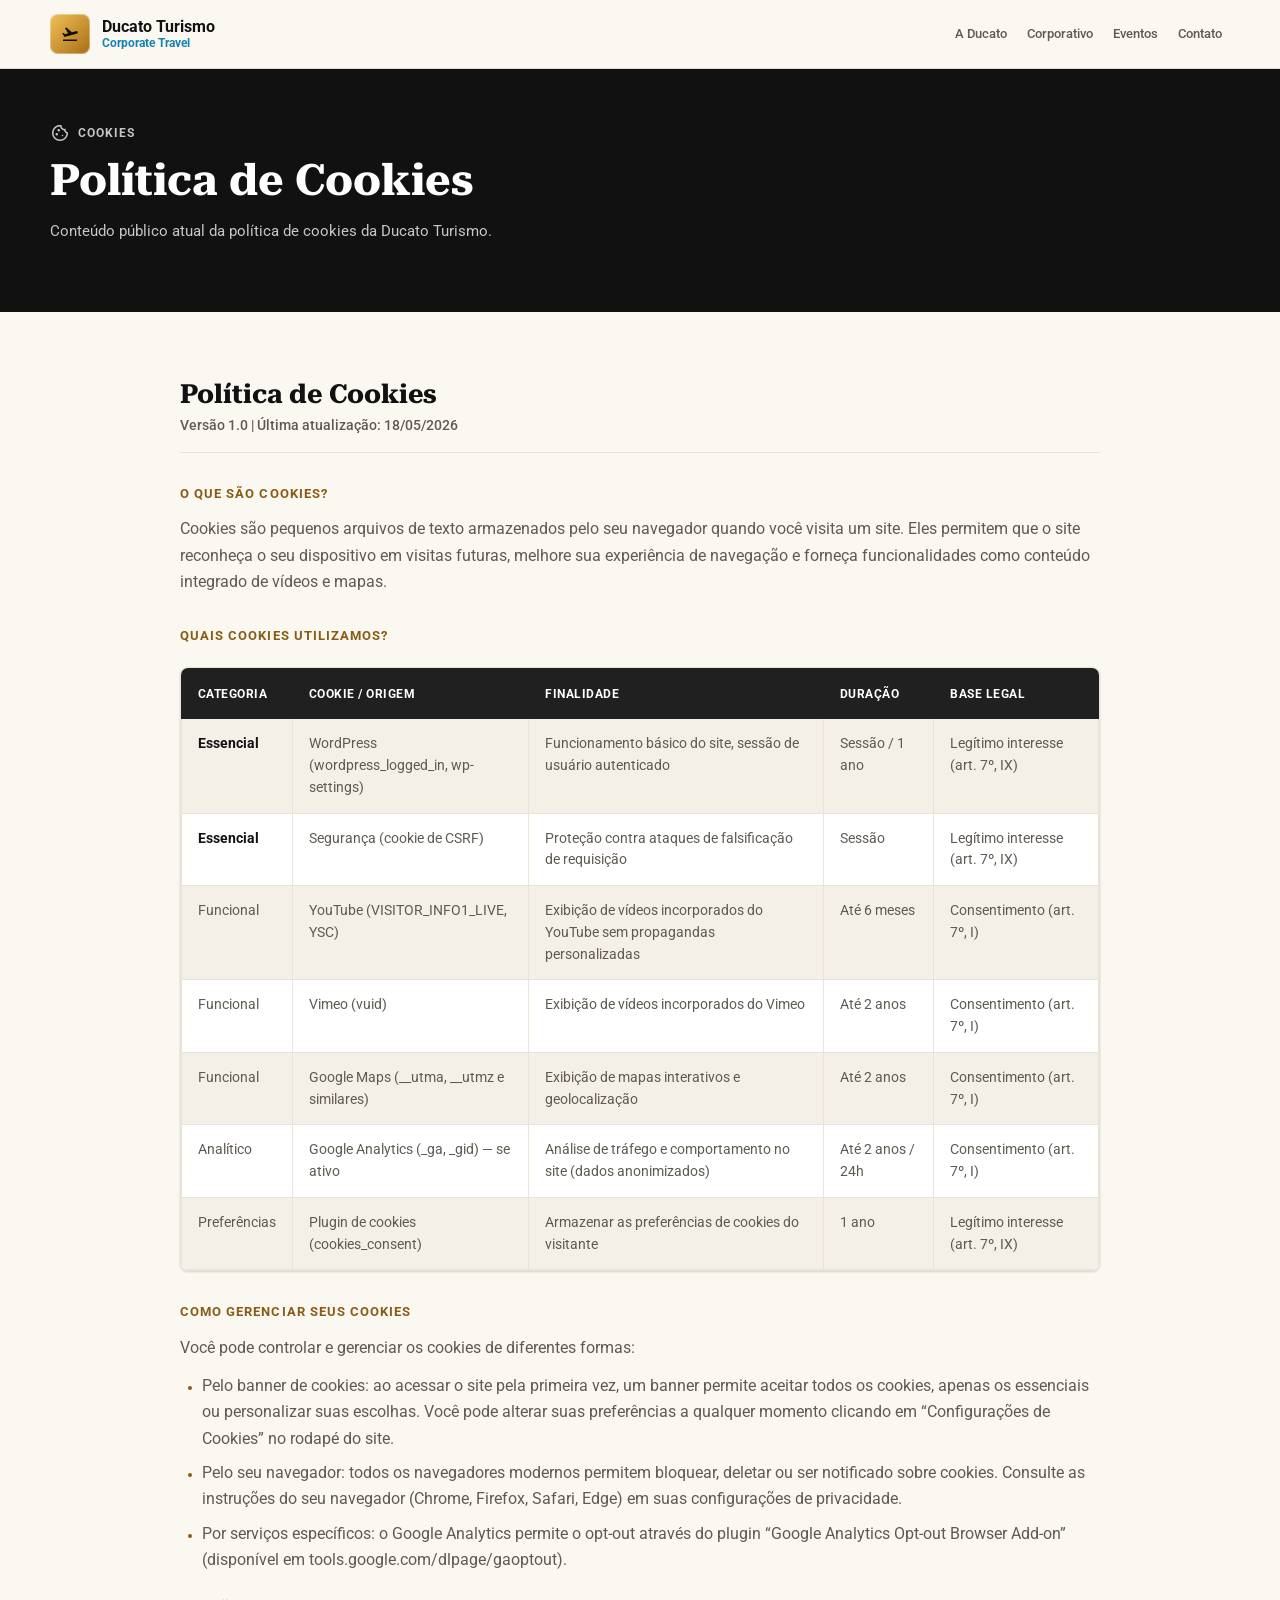
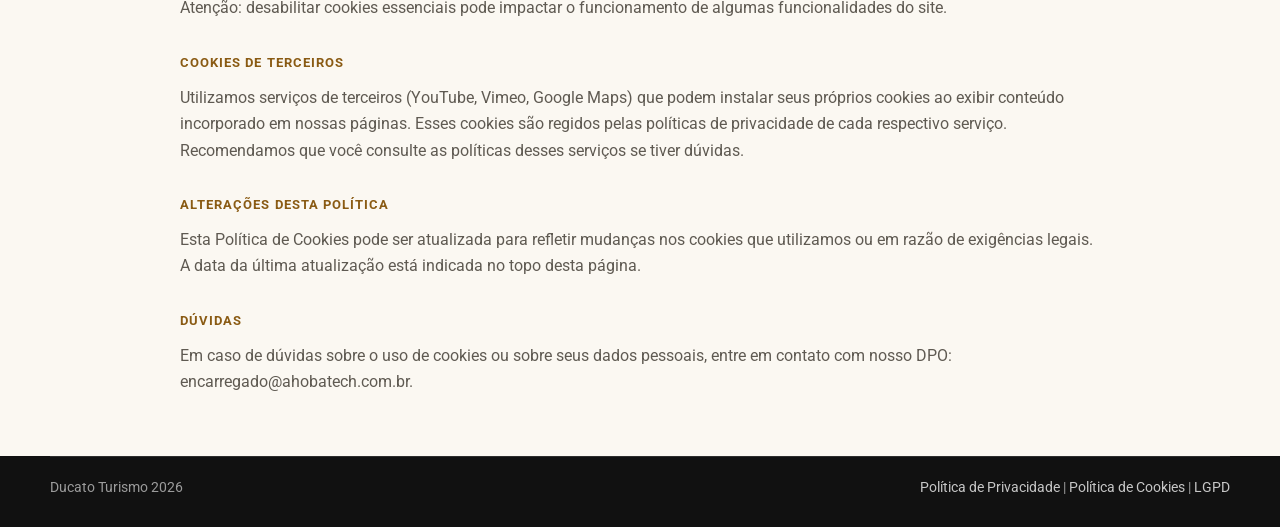
<file: politica-de-cookies.html>
<!doctype html>
<html lang="pt-BR">
  <head>
    <meta charset="utf-8" />
    <meta name="viewport" content="width=device-width, initial-scale=1" />
    <title>Política de Cookies | Ducato Turismo</title>
    <link rel="stylesheet" href="css/styles.css" />
  </head>
  <body>
    <header class="site-header">
      <div class="container header-inner">
        <a class="brand" href="index.html">
          <span class="brand-mark"><span class="material-symbols-outlined" aria-hidden="true">flight_takeoff</span></span>
          <span class="brand-text"><strong>Ducato Turismo</strong><span>Corporate Travel</span></span>
        </a>
        <nav class="nav" data-nav aria-label="Navegação principal">
          <a href="index.html#ducato">A Ducato</a>
          <a href="index.html#corporativo">Corporativo</a>
          <a href="index.html#eventos">Eventos</a>
          <a href="index.html#contato">Contato</a>
        </nav>
        <button class="icon-btn menu-button" type="button" data-menu-toggle aria-label="Abrir menu"><span class="material-symbols-outlined" aria-hidden="true">menu</span></button>
      </div>
    </header>

    <main>
      <section class="legal-hero">
        <div class="container">
          <p class="eyebrow"><span class="material-symbols-outlined" aria-hidden="true">cookie</span> Cookies</p>
          <h1>Política de Cookies</h1>
          <p>Conteúdo público atual da política de cookies da Ducato Turismo.</p>
        </div>
      </section>

      <article class="legal-content">
<h2 dir="ltr" style="line-height: 1.2; margin-top: 14pt; margin-bottom: 6pt;"><span style="font-size: 13.999999999999998pt; font-family: Arial,sans-serif; color: #d9d3c7; background-color: transparent; font-weight: bold; font-style: normal; font-variant: normal; text-decoration: none; vertical-align: baseline; white-space: pre-wrap;">Pol&iacute;tica de Cookies</span><span style="font-size: 11pt; font-family: Arial,sans-serif; color: #666666; background-color: transparent; font-weight: 400; font-style: normal; font-variant: normal; text-decoration: none; vertical-align: baseline; white-space: pre-wrap;">Vers&atilde;o 1.0 | &Uacute;ltima atualiza&ccedil;&atilde;o: 18/05/2026</span></h2>
<p dir="ltr" style="line-height: 1.2; margin-top: 10pt; margin-bottom: 4pt;"><span style="font-size: 12pt; font-family: Arial,sans-serif; color: #8a5b14; background-color: transparent; font-weight: bold; font-style: normal; font-variant: normal; text-decoration: none; vertical-align: baseline; white-space: pre-wrap;">O que s&atilde;o cookies?</span></p>
<p dir="ltr" style="line-height: 1.2; text-align: justify; margin-top: 4pt; margin-bottom: 4pt;"><span style="font-size: 11pt; font-family: Arial,sans-serif; color: #1a1a1a; background-color: transparent; font-weight: 400; font-style: normal; font-variant: normal; text-decoration: none; vertical-align: baseline; white-space: pre-wrap;">Cookies s&atilde;o pequenos arquivos de texto armazenados pelo seu navegador quando voc&ecirc; visita um site. Eles permitem que o site reconhe&ccedil;a o seu dispositivo em visitas futuras, melhore sua experi&ecirc;ncia de navega&ccedil;&atilde;o e forne&ccedil;a funcionalidades como conte&uacute;do integrado de v&iacute;deos e mapas.</span></p>
<p dir="ltr" style="line-height: 1.2; margin-top: 10pt; margin-bottom: 4pt;"><span style="font-size: 12pt; font-family: Arial,sans-serif; color: #8a5b14; background-color: transparent; font-weight: bold; font-style: normal; font-variant: normal; text-decoration: none; vertical-align: baseline; white-space: pre-wrap;">Quais cookies utilizamos?</span></p>
<div dir="ltr" style="margin-left: 0pt;" align="left">
<table style="border: none; border-collapse: collapse;">
<colgroup>
<col width="104" />
<col width="104" />
<col width="156" />
<col width="104" />
<col width="156" /></colgroup>
<tbody>
<tr style="height: 0pt;">
<td style="vertical-align: top; background-color: #8a5b14; padding: 5pt 6pt 5pt 6pt; overflow: hidden; overflow-wrap: break-word; border: solid #d9d3c7 0.5pt;">
<p dir="ltr" style="line-height: 1.2; text-align: center; margin-top: 0pt; margin-bottom: 0pt;"><span style="font-size: 10pt; font-family: Arial,sans-serif; color: #ffffff; background-color: transparent; font-weight: bold; font-style: normal; font-variant: normal; text-decoration: none; vertical-align: baseline; white-space: pre-wrap;">Categoria</span></p>
</td>
<td style="vertical-align: top; background-color: #8a5b14; padding: 5pt 6pt 5pt 6pt; overflow: hidden; overflow-wrap: break-word; border: solid #d9d3c7 0.5pt;">
<p dir="ltr" style="line-height: 1.2; text-align: center; margin-top: 0pt; margin-bottom: 0pt;"><span style="font-size: 10pt; font-family: Arial,sans-serif; color: #ffffff; background-color: transparent; font-weight: bold; font-style: normal; font-variant: normal; text-decoration: none; vertical-align: baseline; white-space: pre-wrap;">Cookie / Origem</span></p>
</td>
<td style="vertical-align: top; background-color: #8a5b14; padding: 5pt 6pt 5pt 6pt; overflow: hidden; overflow-wrap: break-word; border: solid #d9d3c7 0.5pt;">
<p dir="ltr" style="line-height: 1.2; text-align: center; margin-top: 0pt; margin-bottom: 0pt;"><span style="font-size: 10pt; font-family: Arial,sans-serif; color: #ffffff; background-color: transparent; font-weight: bold; font-style: normal; font-variant: normal; text-decoration: none; vertical-align: baseline; white-space: pre-wrap;">Finalidade</span></p>
</td>
<td style="vertical-align: top; background-color: #8a5b14; padding: 5pt 6pt 5pt 6pt; overflow: hidden; overflow-wrap: break-word; border: solid #d9d3c7 0.5pt;">
<p dir="ltr" style="line-height: 1.2; text-align: center; margin-top: 0pt; margin-bottom: 0pt;"><span style="font-size: 10pt; font-family: Arial,sans-serif; color: #ffffff; background-color: transparent; font-weight: bold; font-style: normal; font-variant: normal; text-decoration: none; vertical-align: baseline; white-space: pre-wrap;">Dura&ccedil;&atilde;o</span></p>
</td>
<td style="vertical-align: top; background-color: #8a5b14; padding: 5pt 6pt 5pt 6pt; overflow: hidden; overflow-wrap: break-word; border: solid #d9d3c7 0.5pt;">
<p dir="ltr" style="line-height: 1.2; text-align: center; margin-top: 0pt; margin-bottom: 0pt;"><span style="font-size: 10pt; font-family: Arial,sans-serif; color: #ffffff; background-color: transparent; font-weight: bold; font-style: normal; font-variant: normal; text-decoration: none; vertical-align: baseline; white-space: pre-wrap;">Base legal</span></p>
</td>
</tr>
<tr style="height: 0pt;">
<td style="vertical-align: top; background-color: #f2f2f2; padding: 4pt 6pt 4pt 6pt; overflow: hidden; overflow-wrap: break-word; border: solid #d9d3c7 0.5pt;">
<p dir="ltr" style="line-height: 1.2; margin-top: 0pt; margin-bottom: 0pt;"><span style="font-size: 10pt; font-family: Arial,sans-serif; color: #1a1a1a; background-color: transparent; font-weight: bold; font-style: normal; font-variant: normal; text-decoration: none; vertical-align: baseline; white-space: pre-wrap;">Essencial</span></p>
</td>
<td style="vertical-align: top; background-color: #f2f2f2; padding: 4pt 6pt 4pt 6pt; overflow: hidden; overflow-wrap: break-word; border: solid #d9d3c7 0.5pt;">
<p dir="ltr" style="line-height: 1.2; margin-top: 0pt; margin-bottom: 0pt;"><span style="font-size: 10pt; font-family: Arial,sans-serif; color: #1a1a1a; background-color: transparent; font-weight: 400; font-style: normal; font-variant: normal; text-decoration: none; vertical-align: baseline; white-space: pre-wrap;">WordPress (wordpress_logged_in, wp-settings)</span></p>
</td>
<td style="vertical-align: top; background-color: #f2f2f2; padding: 4pt 6pt 4pt 6pt; overflow: hidden; overflow-wrap: break-word; border: solid #d9d3c7 0.5pt;">
<p dir="ltr" style="line-height: 1.2; margin-top: 0pt; margin-bottom: 0pt;"><span style="font-size: 10pt; font-family: Arial,sans-serif; color: #1a1a1a; background-color: transparent; font-weight: 400; font-style: normal; font-variant: normal; text-decoration: none; vertical-align: baseline; white-space: pre-wrap;">Funcionamento b&aacute;sico do site, sess&atilde;o de usu&aacute;rio autenticado</span></p>
</td>
<td style="vertical-align: top; background-color: #f2f2f2; padding: 4pt 6pt 4pt 6pt; overflow: hidden; overflow-wrap: break-word; border: solid #d9d3c7 0.5pt;">
<p dir="ltr" style="line-height: 1.2; margin-top: 0pt; margin-bottom: 0pt;"><span style="font-size: 10pt; font-family: Arial,sans-serif; color: #1a1a1a; background-color: transparent; font-weight: 400; font-style: normal; font-variant: normal; text-decoration: none; vertical-align: baseline; white-space: pre-wrap;">Sess&atilde;o / 1 ano</span></p>
</td>
<td style="vertical-align: top; background-color: #f2f2f2; padding: 4pt 6pt 4pt 6pt; overflow: hidden; overflow-wrap: break-word; border: solid #d9d3c7 0.5pt;">
<p dir="ltr" style="line-height: 1.2; margin-top: 0pt; margin-bottom: 0pt;"><span style="font-size: 10pt; font-family: Arial,sans-serif; color: #1a1a1a; background-color: transparent; font-weight: 400; font-style: normal; font-variant: normal; text-decoration: none; vertical-align: baseline; white-space: pre-wrap;">Leg&iacute;timo interesse (art. 7&ordm;, IX)</span></p>
</td>
</tr>
<tr style="height: 0pt;">
<td style="border-left: solid #cccccc 0.5pt; border-right: solid #cccccc 0.5pt; border-bottom: solid #d9d3c7 0.5pt; border-top: solid #d9d3c7 0.5pt; vertical-align: top; padding: 4pt 6pt 4pt 6pt; overflow: hidden; overflow-wrap: break-word;">
<p dir="ltr" style="line-height: 1.2; margin-top: 0pt; margin-bottom: 0pt;"><span style="font-size: 10pt; font-family: Arial,sans-serif; color: #1a1a1a; background-color: transparent; font-weight: bold; font-style: normal; font-variant: normal; text-decoration: none; vertical-align: baseline; white-space: pre-wrap;">Essencial</span></p>
</td>
<td style="border-left: solid #cccccc 0.5pt; border-right: solid #cccccc 0.5pt; border-bottom: solid #d9d3c7 0.5pt; border-top: solid #d9d3c7 0.5pt; vertical-align: top; padding: 4pt 6pt 4pt 6pt; overflow: hidden; overflow-wrap: break-word;">
<p dir="ltr" style="line-height: 1.2; margin-top: 0pt; margin-bottom: 0pt;"><span style="font-size: 10pt; font-family: Arial,sans-serif; color: #1a1a1a; background-color: transparent; font-weight: 400; font-style: normal; font-variant: normal; text-decoration: none; vertical-align: baseline; white-space: pre-wrap;">Seguran&ccedil;a (cookie de CSRF)</span></p>
</td>
<td style="border-left: solid #cccccc 0.5pt; border-right: solid #cccccc 0.5pt; border-bottom: solid #d9d3c7 0.5pt; border-top: solid #d9d3c7 0.5pt; vertical-align: top; padding: 4pt 6pt 4pt 6pt; overflow: hidden; overflow-wrap: break-word;">
<p dir="ltr" style="line-height: 1.2; margin-top: 0pt; margin-bottom: 0pt;"><span style="font-size: 10pt; font-family: Arial,sans-serif; color: #1a1a1a; background-color: transparent; font-weight: 400; font-style: normal; font-variant: normal; text-decoration: none; vertical-align: baseline; white-space: pre-wrap;">Prote&ccedil;&atilde;o contra ataques de falsifica&ccedil;&atilde;o de requisi&ccedil;&atilde;o</span></p>
</td>
<td style="border-left: solid #cccccc 0.5pt; border-right: solid #cccccc 0.5pt; border-bottom: solid #d9d3c7 0.5pt; border-top: solid #d9d3c7 0.5pt; vertical-align: top; padding: 4pt 6pt 4pt 6pt; overflow: hidden; overflow-wrap: break-word;">
<p dir="ltr" style="line-height: 1.2; margin-top: 0pt; margin-bottom: 0pt;"><span style="font-size: 10pt; font-family: Arial,sans-serif; color: #1a1a1a; background-color: transparent; font-weight: 400; font-style: normal; font-variant: normal; text-decoration: none; vertical-align: baseline; white-space: pre-wrap;">Sess&atilde;o</span></p>
</td>
<td style="border-left: solid #cccccc 0.5pt; border-right: solid #cccccc 0.5pt; border-bottom: solid #d9d3c7 0.5pt; border-top: solid #d9d3c7 0.5pt; vertical-align: top; padding: 4pt 6pt 4pt 6pt; overflow: hidden; overflow-wrap: break-word;">
<p dir="ltr" style="line-height: 1.2; margin-top: 0pt; margin-bottom: 0pt;"><span style="font-size: 10pt; font-family: Arial,sans-serif; color: #1a1a1a; background-color: transparent; font-weight: 400; font-style: normal; font-variant: normal; text-decoration: none; vertical-align: baseline; white-space: pre-wrap;">Leg&iacute;timo interesse (art. 7&ordm;, IX)</span></p>
</td>
</tr>
<tr style="height: 0pt;">
<td style="vertical-align: top; background-color: #f2f2f2; padding: 4pt 6pt 4pt 6pt; overflow: hidden; overflow-wrap: break-word; border: solid #d9d3c7 0.5pt;">
<p dir="ltr" style="line-height: 1.2; margin-top: 0pt; margin-bottom: 0pt;"><span style="font-size: 10pt; font-family: Arial,sans-serif; color: #1a1a1a; background-color: transparent; font-weight: 400; font-style: normal; font-variant: normal; text-decoration: none; vertical-align: baseline; white-space: pre-wrap;">Funcional</span></p>
</td>
<td style="vertical-align: top; background-color: #f2f2f2; padding: 4pt 6pt 4pt 6pt; overflow: hidden; overflow-wrap: break-word; border: solid #d9d3c7 0.5pt;">
<p dir="ltr" style="line-height: 1.2; margin-top: 0pt; margin-bottom: 0pt;"><span style="font-size: 10pt; font-family: Arial,sans-serif; color: #1a1a1a; background-color: transparent; font-weight: 400; font-style: normal; font-variant: normal; text-decoration: none; vertical-align: baseline; white-space: pre-wrap;">YouTube (VISITOR_INFO1_LIVE, YSC)</span></p>
</td>
<td style="vertical-align: top; background-color: #f2f2f2; padding: 4pt 6pt 4pt 6pt; overflow: hidden; overflow-wrap: break-word; border: solid #d9d3c7 0.5pt;">
<p dir="ltr" style="line-height: 1.2; margin-top: 0pt; margin-bottom: 0pt;"><span style="font-size: 10pt; font-family: Arial,sans-serif; color: #1a1a1a; background-color: transparent; font-weight: 400; font-style: normal; font-variant: normal; text-decoration: none; vertical-align: baseline; white-space: pre-wrap;">Exibi&ccedil;&atilde;o de v&iacute;deos incorporados do YouTube sem propagandas personalizadas</span></p>
</td>
<td style="vertical-align: top; background-color: #f2f2f2; padding: 4pt 6pt 4pt 6pt; overflow: hidden; overflow-wrap: break-word; border: solid #d9d3c7 0.5pt;">
<p dir="ltr" style="line-height: 1.2; margin-top: 0pt; margin-bottom: 0pt;"><span style="font-size: 10pt; font-family: Arial,sans-serif; color: #1a1a1a; background-color: transparent; font-weight: 400; font-style: normal; font-variant: normal; text-decoration: none; vertical-align: baseline; white-space: pre-wrap;">At&eacute; 6 meses</span></p>
</td>
<td style="vertical-align: top; background-color: #f2f2f2; padding: 4pt 6pt 4pt 6pt; overflow: hidden; overflow-wrap: break-word; border: solid #d9d3c7 0.5pt;">
<p dir="ltr" style="line-height: 1.2; margin-top: 0pt; margin-bottom: 0pt;"><span style="font-size: 10pt; font-family: Arial,sans-serif; color: #1a1a1a; background-color: transparent; font-weight: 400; font-style: normal; font-variant: normal; text-decoration: none; vertical-align: baseline; white-space: pre-wrap;">Consentimento (art. 7&ordm;, I)</span></p>
</td>
</tr>
<tr style="height: 0pt;">
<td style="border-left: solid #cccccc 0.5pt; border-right: solid #cccccc 0.5pt; border-bottom: solid #d9d3c7 0.5pt; border-top: solid #d9d3c7 0.5pt; vertical-align: top; padding: 4pt 6pt 4pt 6pt; overflow: hidden; overflow-wrap: break-word;">
<p dir="ltr" style="line-height: 1.2; margin-top: 0pt; margin-bottom: 0pt;"><span style="font-size: 10pt; font-family: Arial,sans-serif; color: #1a1a1a; background-color: transparent; font-weight: 400; font-style: normal; font-variant: normal; text-decoration: none; vertical-align: baseline; white-space: pre-wrap;">Funcional</span></p>
</td>
<td style="border-left: solid #cccccc 0.5pt; border-right: solid #cccccc 0.5pt; border-bottom: solid #d9d3c7 0.5pt; border-top: solid #d9d3c7 0.5pt; vertical-align: top; padding: 4pt 6pt 4pt 6pt; overflow: hidden; overflow-wrap: break-word;">
<p dir="ltr" style="line-height: 1.2; margin-top: 0pt; margin-bottom: 0pt;"><span style="font-size: 10pt; font-family: Arial,sans-serif; color: #1a1a1a; background-color: transparent; font-weight: 400; font-style: normal; font-variant: normal; text-decoration: none; vertical-align: baseline; white-space: pre-wrap;">Vimeo (vuid)</span></p>
</td>
<td style="border-left: solid #cccccc 0.5pt; border-right: solid #cccccc 0.5pt; border-bottom: solid #d9d3c7 0.5pt; border-top: solid #d9d3c7 0.5pt; vertical-align: top; padding: 4pt 6pt 4pt 6pt; overflow: hidden; overflow-wrap: break-word;">
<p dir="ltr" style="line-height: 1.2; margin-top: 0pt; margin-bottom: 0pt;"><span style="font-size: 10pt; font-family: Arial,sans-serif; color: #1a1a1a; background-color: transparent; font-weight: 400; font-style: normal; font-variant: normal; text-decoration: none; vertical-align: baseline; white-space: pre-wrap;">Exibi&ccedil;&atilde;o de v&iacute;deos incorporados do Vimeo</span></p>
</td>
<td style="border-left: solid #cccccc 0.5pt; border-right: solid #cccccc 0.5pt; border-bottom: solid #d9d3c7 0.5pt; border-top: solid #d9d3c7 0.5pt; vertical-align: top; padding: 4pt 6pt 4pt 6pt; overflow: hidden; overflow-wrap: break-word;">
<p dir="ltr" style="line-height: 1.2; margin-top: 0pt; margin-bottom: 0pt;"><span style="font-size: 10pt; font-family: Arial,sans-serif; color: #1a1a1a; background-color: transparent; font-weight: 400; font-style: normal; font-variant: normal; text-decoration: none; vertical-align: baseline; white-space: pre-wrap;">At&eacute; 2 anos</span></p>
</td>
<td style="border-left: solid #cccccc 0.5pt; border-right: solid #cccccc 0.5pt; border-bottom: solid #d9d3c7 0.5pt; border-top: solid #d9d3c7 0.5pt; vertical-align: top; padding: 4pt 6pt 4pt 6pt; overflow: hidden; overflow-wrap: break-word;">
<p dir="ltr" style="line-height: 1.2; margin-top: 0pt; margin-bottom: 0pt;"><span style="font-size: 10pt; font-family: Arial,sans-serif; color: #1a1a1a; background-color: transparent; font-weight: 400; font-style: normal; font-variant: normal; text-decoration: none; vertical-align: baseline; white-space: pre-wrap;">Consentimento (art. 7&ordm;, I)</span></p>
</td>
</tr>
<tr style="height: 0pt;">
<td style="vertical-align: top; background-color: #f2f2f2; padding: 4pt 6pt 4pt 6pt; overflow: hidden; overflow-wrap: break-word; border: solid #d9d3c7 0.5pt;">
<p dir="ltr" style="line-height: 1.2; margin-top: 0pt; margin-bottom: 0pt;"><span style="font-size: 10pt; font-family: Arial,sans-serif; color: #1a1a1a; background-color: transparent; font-weight: 400; font-style: normal; font-variant: normal; text-decoration: none; vertical-align: baseline; white-space: pre-wrap;">Funcional</span></p>
</td>
<td style="vertical-align: top; background-color: #f2f2f2; padding: 4pt 6pt 4pt 6pt; overflow: hidden; overflow-wrap: break-word; border: solid #d9d3c7 0.5pt;">
<p dir="ltr" style="line-height: 1.2; margin-top: 0pt; margin-bottom: 0pt;"><span style="font-size: 10pt; font-family: Arial,sans-serif; color: #1a1a1a; background-color: transparent; font-weight: 400; font-style: normal; font-variant: normal; text-decoration: none; vertical-align: baseline; white-space: pre-wrap;">Google Maps (__utma, __utmz e similares)</span></p>
</td>
<td style="vertical-align: top; background-color: #f2f2f2; padding: 4pt 6pt 4pt 6pt; overflow: hidden; overflow-wrap: break-word; border: solid #d9d3c7 0.5pt;">
<p dir="ltr" style="line-height: 1.2; margin-top: 0pt; margin-bottom: 0pt;"><span style="font-size: 10pt; font-family: Arial,sans-serif; color: #1a1a1a; background-color: transparent; font-weight: 400; font-style: normal; font-variant: normal; text-decoration: none; vertical-align: baseline; white-space: pre-wrap;">Exibi&ccedil;&atilde;o de mapas interativos e geolocaliza&ccedil;&atilde;o</span></p>
</td>
<td style="vertical-align: top; background-color: #f2f2f2; padding: 4pt 6pt 4pt 6pt; overflow: hidden; overflow-wrap: break-word; border: solid #d9d3c7 0.5pt;">
<p dir="ltr" style="line-height: 1.2; margin-top: 0pt; margin-bottom: 0pt;"><span style="font-size: 10pt; font-family: Arial,sans-serif; color: #1a1a1a; background-color: transparent; font-weight: 400; font-style: normal; font-variant: normal; text-decoration: none; vertical-align: baseline; white-space: pre-wrap;">At&eacute; 2 anos</span></p>
</td>
<td style="vertical-align: top; background-color: #f2f2f2; padding: 4pt 6pt 4pt 6pt; overflow: hidden; overflow-wrap: break-word; border: solid #d9d3c7 0.5pt;">
<p dir="ltr" style="line-height: 1.2; margin-top: 0pt; margin-bottom: 0pt;"><span style="font-size: 10pt; font-family: Arial,sans-serif; color: #1a1a1a; background-color: transparent; font-weight: 400; font-style: normal; font-variant: normal; text-decoration: none; vertical-align: baseline; white-space: pre-wrap;">Consentimento (art. 7&ordm;, I)</span></p>
</td>
</tr>
<tr style="height: 0pt;">
<td style="border-left: solid #cccccc 0.5pt; border-right: solid #cccccc 0.5pt; border-bottom: solid #d9d3c7 0.5pt; border-top: solid #d9d3c7 0.5pt; vertical-align: top; padding: 4pt 6pt 4pt 6pt; overflow: hidden; overflow-wrap: break-word;">
<p dir="ltr" style="line-height: 1.2; margin-top: 0pt; margin-bottom: 0pt;"><span style="font-size: 10pt; font-family: Arial,sans-serif; color: #1a1a1a; background-color: transparent; font-weight: 400; font-style: normal; font-variant: normal; text-decoration: none; vertical-align: baseline; white-space: pre-wrap;">Anal&iacute;tico</span></p>
</td>
<td style="border-left: solid #cccccc 0.5pt; border-right: solid #cccccc 0.5pt; border-bottom: solid #d9d3c7 0.5pt; border-top: solid #d9d3c7 0.5pt; vertical-align: top; padding: 4pt 6pt 4pt 6pt; overflow: hidden; overflow-wrap: break-word;">
<p dir="ltr" style="line-height: 1.2; margin-top: 0pt; margin-bottom: 0pt;"><span style="font-size: 10pt; font-family: Arial,sans-serif; color: #1a1a1a; background-color: transparent; font-weight: 400; font-style: normal; font-variant: normal; text-decoration: none; vertical-align: baseline; white-space: pre-wrap;">Google Analytics (_ga, _gid) &mdash; se ativo</span></p>
</td>
<td style="border-left: solid #cccccc 0.5pt; border-right: solid #cccccc 0.5pt; border-bottom: solid #d9d3c7 0.5pt; border-top: solid #d9d3c7 0.5pt; vertical-align: top; padding: 4pt 6pt 4pt 6pt; overflow: hidden; overflow-wrap: break-word;">
<p dir="ltr" style="line-height: 1.2; margin-top: 0pt; margin-bottom: 0pt;"><span style="font-size: 10pt; font-family: Arial,sans-serif; color: #1a1a1a; background-color: transparent; font-weight: 400; font-style: normal; font-variant: normal; text-decoration: none; vertical-align: baseline; white-space: pre-wrap;">An&aacute;lise de tr&aacute;fego e comportamento no site (dados anonimizados)</span></p>
</td>
<td style="border-left: solid #cccccc 0.5pt; border-right: solid #cccccc 0.5pt; border-bottom: solid #d9d3c7 0.5pt; border-top: solid #d9d3c7 0.5pt; vertical-align: top; padding: 4pt 6pt 4pt 6pt; overflow: hidden; overflow-wrap: break-word;">
<p dir="ltr" style="line-height: 1.2; margin-top: 0pt; margin-bottom: 0pt;"><span style="font-size: 10pt; font-family: Arial,sans-serif; color: #1a1a1a; background-color: transparent; font-weight: 400; font-style: normal; font-variant: normal; text-decoration: none; vertical-align: baseline; white-space: pre-wrap;">At&eacute; 2 anos / 24h</span></p>
</td>
<td style="border-left: solid #cccccc 0.5pt; border-right: solid #cccccc 0.5pt; border-bottom: solid #d9d3c7 0.5pt; border-top: solid #d9d3c7 0.5pt; vertical-align: top; padding: 4pt 6pt 4pt 6pt; overflow: hidden; overflow-wrap: break-word;">
<p dir="ltr" style="line-height: 1.2; margin-top: 0pt; margin-bottom: 0pt;"><span style="font-size: 10pt; font-family: Arial,sans-serif; color: #1a1a1a; background-color: transparent; font-weight: 400; font-style: normal; font-variant: normal; text-decoration: none; vertical-align: baseline; white-space: pre-wrap;">Consentimento (art. 7&ordm;, I)</span></p>
</td>
</tr>
<tr style="height: 0pt;">
<td style="vertical-align: top; background-color: #f2f2f2; padding: 4pt 6pt 4pt 6pt; overflow: hidden; overflow-wrap: break-word; border: solid #d9d3c7 0.5pt;">
<p dir="ltr" style="line-height: 1.2; margin-top: 0pt; margin-bottom: 0pt;"><span style="font-size: 10pt; font-family: Arial,sans-serif; color: #1a1a1a; background-color: transparent; font-weight: 400; font-style: normal; font-variant: normal; text-decoration: none; vertical-align: baseline; white-space: pre-wrap;">Prefer&ecirc;ncias</span></p>
</td>
<td style="vertical-align: top; background-color: #f2f2f2; padding: 4pt 6pt 4pt 6pt; overflow: hidden; overflow-wrap: break-word; border: solid #d9d3c7 0.5pt;">
<p dir="ltr" style="line-height: 1.2; margin-top: 0pt; margin-bottom: 0pt;"><span style="font-size: 10pt; font-family: Arial,sans-serif; color: #1a1a1a; background-color: transparent; font-weight: 400; font-style: normal; font-variant: normal; text-decoration: none; vertical-align: baseline; white-space: pre-wrap;">Plugin de cookies (cookies_consent)</span></p>
</td>
<td style="vertical-align: top; background-color: #f2f2f2; padding: 4pt 6pt 4pt 6pt; overflow: hidden; overflow-wrap: break-word; border: solid #d9d3c7 0.5pt;">
<p dir="ltr" style="line-height: 1.2; margin-top: 0pt; margin-bottom: 0pt;"><span style="font-size: 10pt; font-family: Arial,sans-serif; color: #1a1a1a; background-color: transparent; font-weight: 400; font-style: normal; font-variant: normal; text-decoration: none; vertical-align: baseline; white-space: pre-wrap;">Armazenar as prefer&ecirc;ncias de cookies do visitante</span></p>
</td>
<td style="vertical-align: top; background-color: #f2f2f2; padding: 4pt 6pt 4pt 6pt; overflow: hidden; overflow-wrap: break-word; border: solid #d9d3c7 0.5pt;">
<p dir="ltr" style="line-height: 1.2; margin-top: 0pt; margin-bottom: 0pt;"><span style="font-size: 10pt; font-family: Arial,sans-serif; color: #1a1a1a; background-color: transparent; font-weight: 400; font-style: normal; font-variant: normal; text-decoration: none; vertical-align: baseline; white-space: pre-wrap;">1 ano</span></p>
</td>
<td style="vertical-align: top; background-color: #f2f2f2; padding: 4pt 6pt 4pt 6pt; overflow: hidden; overflow-wrap: break-word; border: solid #d9d3c7 0.5pt;">
<p dir="ltr" style="line-height: 1.2; margin-top: 0pt; margin-bottom: 0pt;"><span style="font-size: 10pt; font-family: Arial,sans-serif; color: #1a1a1a; background-color: transparent; font-weight: 400; font-style: normal; font-variant: normal; text-decoration: none; vertical-align: baseline; white-space: pre-wrap;">Leg&iacute;timo interesse (art. 7&ordm;, IX)</span></p>
</td>
</tr>
</tbody>
</table>
</div>
<p dir="ltr" style="line-height: 1.2; margin-top: 10pt; margin-bottom: 4pt;"><span style="font-size: 12pt; font-family: Arial,sans-serif; color: #8a5b14; background-color: transparent; font-weight: bold; font-style: normal; font-variant: normal; text-decoration: none; vertical-align: baseline; white-space: pre-wrap;">Como gerenciar seus cookies</span></p>
<p dir="ltr" style="line-height: 1.2; text-align: justify; margin-top: 4pt; margin-bottom: 4pt;"><span style="font-size: 11pt; font-family: Arial,sans-serif; color: #1a1a1a; background-color: transparent; font-weight: 400; font-style: normal; font-variant: normal; text-decoration: none; vertical-align: baseline; white-space: pre-wrap;">Voc&ecirc; pode controlar e gerenciar os cookies de diferentes formas:</span></p>
<ul style="margin-top: 0; margin-bottom: 0; padding-inline-start: 48px;">
<li dir="ltr" style="list-style-type: disc; font-size: 11pt; font-family: Arial,sans-serif; color: #000000; background-color: transparent; font-weight: 400; font-style: normal; font-variant: normal; text-decoration: none; vertical-align: baseline; white-space: pre;" aria-level="1">
<p dir="ltr" style="line-height: 1.2; margin-top: 3pt; margin-bottom: 3pt;" role="presentation"><span style="font-size: 11pt; font-family: Arial,sans-serif; color: #1a1a1a; background-color: transparent; font-weight: 400; font-style: normal; font-variant: normal; text-decoration: none; vertical-align: baseline; white-space: pre-wrap;">Pelo banner de cookies: ao acessar o site pela primeira vez, um banner permite aceitar todos os cookies, apenas os essenciais ou personalizar suas escolhas. Voc&ecirc; pode alterar suas prefer&ecirc;ncias a qualquer momento clicando em &#8220;Configura&ccedil;&otilde;es de Cookies&#8221; no rodap&eacute; do site.</span></p>
</li>
<li dir="ltr" style="list-style-type: disc; font-size: 11pt; font-family: Arial,sans-serif; color: #000000; background-color: transparent; font-weight: 400; font-style: normal; font-variant: normal; text-decoration: none; vertical-align: baseline; white-space: pre;" aria-level="1">
<p dir="ltr" style="line-height: 1.2; margin-top: 3pt; margin-bottom: 3pt;" role="presentation"><span style="font-size: 11pt; font-family: Arial,sans-serif; color: #1a1a1a; background-color: transparent; font-weight: 400; font-style: normal; font-variant: normal; text-decoration: none; vertical-align: baseline; white-space: pre-wrap;">Pelo seu navegador: todos os navegadores modernos permitem bloquear, deletar ou ser notificado sobre cookies. Consulte as instru&ccedil;&otilde;es do seu navegador (Chrome, Firefox, Safari, Edge) em suas configura&ccedil;&otilde;es de privacidade.</span></p>
</li>
<li dir="ltr" style="list-style-type: disc; font-size: 11pt; font-family: Arial,sans-serif; color: #000000; background-color: transparent; font-weight: 400; font-style: normal; font-variant: normal; text-decoration: none; vertical-align: baseline; white-space: pre;" aria-level="1">
<p dir="ltr" style="line-height: 1.2; margin-top: 3pt; margin-bottom: 3pt;" role="presentation"><span style="font-size: 11pt; font-family: Arial,sans-serif; color: #1a1a1a; background-color: transparent; font-weight: 400; font-style: normal; font-variant: normal; text-decoration: none; vertical-align: baseline; white-space: pre-wrap;">Por servi&ccedil;os espec&iacute;ficos: o Google Analytics permite o opt-out atrav&eacute;s do plugin &#8220;Google Analytics Opt-out Browser Add-on&#8221; (dispon&iacute;vel em tools.google.com/dlpage/gaoptout).</span></p>
</li>
</ul>
<p dir="ltr" style="line-height: 1.2; text-align: justify; margin-top: 4pt; margin-bottom: 4pt;"><span style="font-size: 11pt; font-family: Arial,sans-serif; color: #1a1a1a; background-color: transparent; font-weight: 400; font-style: normal; font-variant: normal; text-decoration: none; vertical-align: baseline; white-space: pre-wrap;">Aten&ccedil;&atilde;o: desabilitar cookies essenciais pode impactar o funcionamento de algumas funcionalidades do site.</span></p>
<p dir="ltr" style="line-height: 1.2; margin-top: 10pt; margin-bottom: 4pt;"><span style="font-size: 12pt; font-family: Arial,sans-serif; color: #8a5b14; background-color: transparent; font-weight: bold; font-style: normal; font-variant: normal; text-decoration: none; vertical-align: baseline; white-space: pre-wrap;">Cookies de terceiros</span></p>
<p dir="ltr" style="line-height: 1.2; text-align: justify; margin-top: 4pt; margin-bottom: 4pt;"><span style="font-size: 11pt; font-family: Arial,sans-serif; color: #1a1a1a; background-color: transparent; font-weight: 400; font-style: normal; font-variant: normal; text-decoration: none; vertical-align: baseline; white-space: pre-wrap;">Utilizamos servi&ccedil;os de terceiros (YouTube, Vimeo, Google Maps) que podem instalar seus pr&oacute;prios cookies ao exibir conte&uacute;do incorporado em nossas p&aacute;ginas. Esses cookies s&atilde;o regidos pelas pol&iacute;ticas de privacidade de cada respectivo servi&ccedil;o. Recomendamos que voc&ecirc; consulte as pol&iacute;ticas desses servi&ccedil;os se tiver d&uacute;vidas.</span></p>
<p dir="ltr" style="line-height: 1.2; margin-top: 10pt; margin-bottom: 4pt;"><span style="font-size: 12pt; font-family: Arial,sans-serif; color: #8a5b14; background-color: transparent; font-weight: bold; font-style: normal; font-variant: normal; text-decoration: none; vertical-align: baseline; white-space: pre-wrap;">Altera&ccedil;&otilde;es desta Pol&iacute;tica</span></p>
<p dir="ltr" style="line-height: 1.2; text-align: justify; margin-top: 4pt; margin-bottom: 4pt;"><span style="font-size: 11pt; font-family: Arial,sans-serif; color: #1a1a1a; background-color: transparent; font-weight: 400; font-style: normal; font-variant: normal; text-decoration: none; vertical-align: baseline; white-space: pre-wrap;">Esta Pol&iacute;tica de Cookies pode ser atualizada para refletir mudan&ccedil;as nos cookies que utilizamos ou em raz&atilde;o de exig&ecirc;ncias legais. A data da &uacute;ltima atualiza&ccedil;&atilde;o est&aacute; indicada no topo desta p&aacute;gina.</span></p>
<p dir="ltr" style="line-height: 1.2; margin-top: 10pt; margin-bottom: 4pt;"><span style="font-size: 12pt; font-family: Arial,sans-serif; color: #8a5b14; background-color: transparent; font-weight: bold; font-style: normal; font-variant: normal; text-decoration: none; vertical-align: baseline; white-space: pre-wrap;">D&uacute;vidas</span></p>
<p dir="ltr" style="line-height: 1.2; margin-top: 10pt; margin-bottom: 4pt;"><span style="font-size: 11pt; font-family: Arial,sans-serif; color: #1a1a1a; background-color: transparent; font-weight: 400; font-style: normal; font-variant: normal; text-decoration: none; vertical-align: baseline; white-space: pre-wrap;">Em caso de d&uacute;vidas sobre o uso de cookies ou sobre seus dados pessoais, entre em contato com nosso DPO: encarregado@ahobatech.com.br.</span></p>

      </article>
    </main>

    <footer class="site-footer">
      <div class="container footer-bottom">
        <span>Ducato Turismo 2026</span>
        <span><a href="politica-de-privacidade.html">Política de Privacidade</a> | <a href="politica-de-cookies.html">Política de Cookies</a> | <a href="lgpd.html">LGPD</a></span>
      </div>
    </footer>
    <script src="js/main.js"></script>
  </body>
</html>
</file>
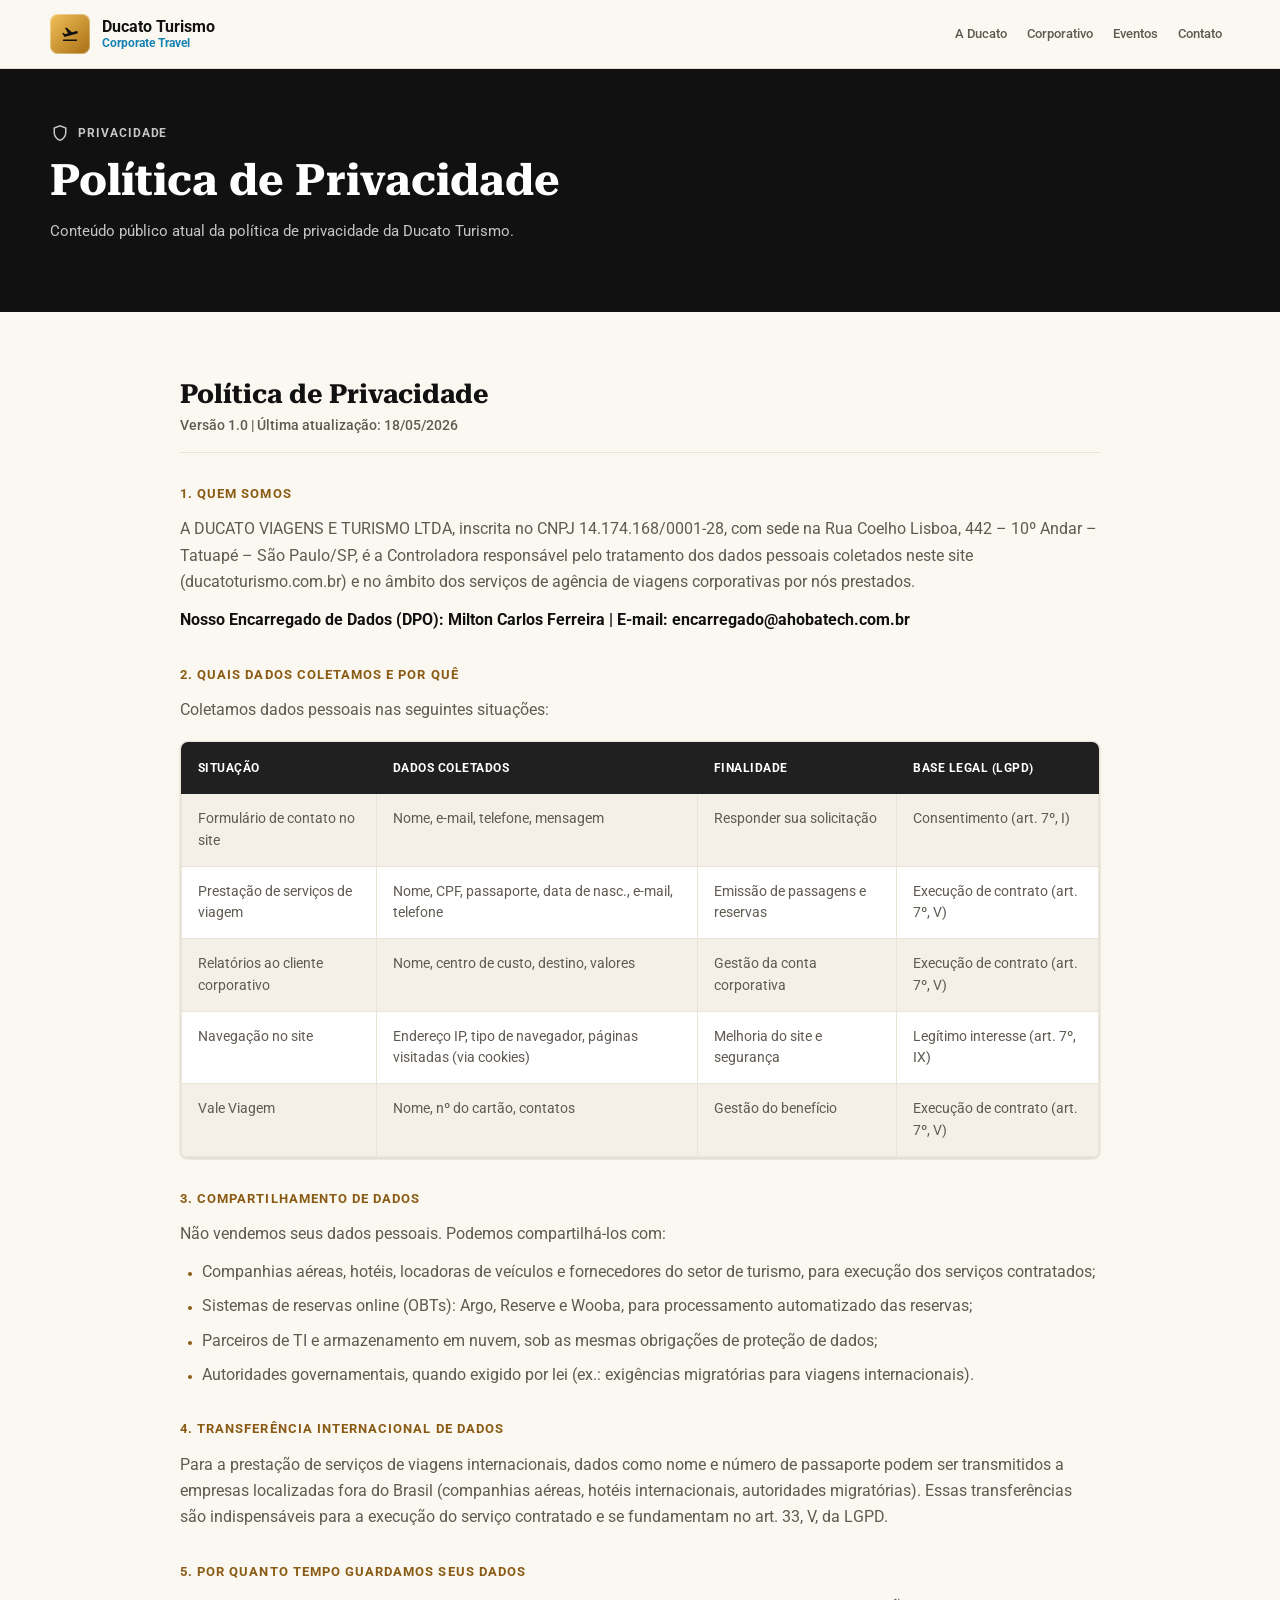
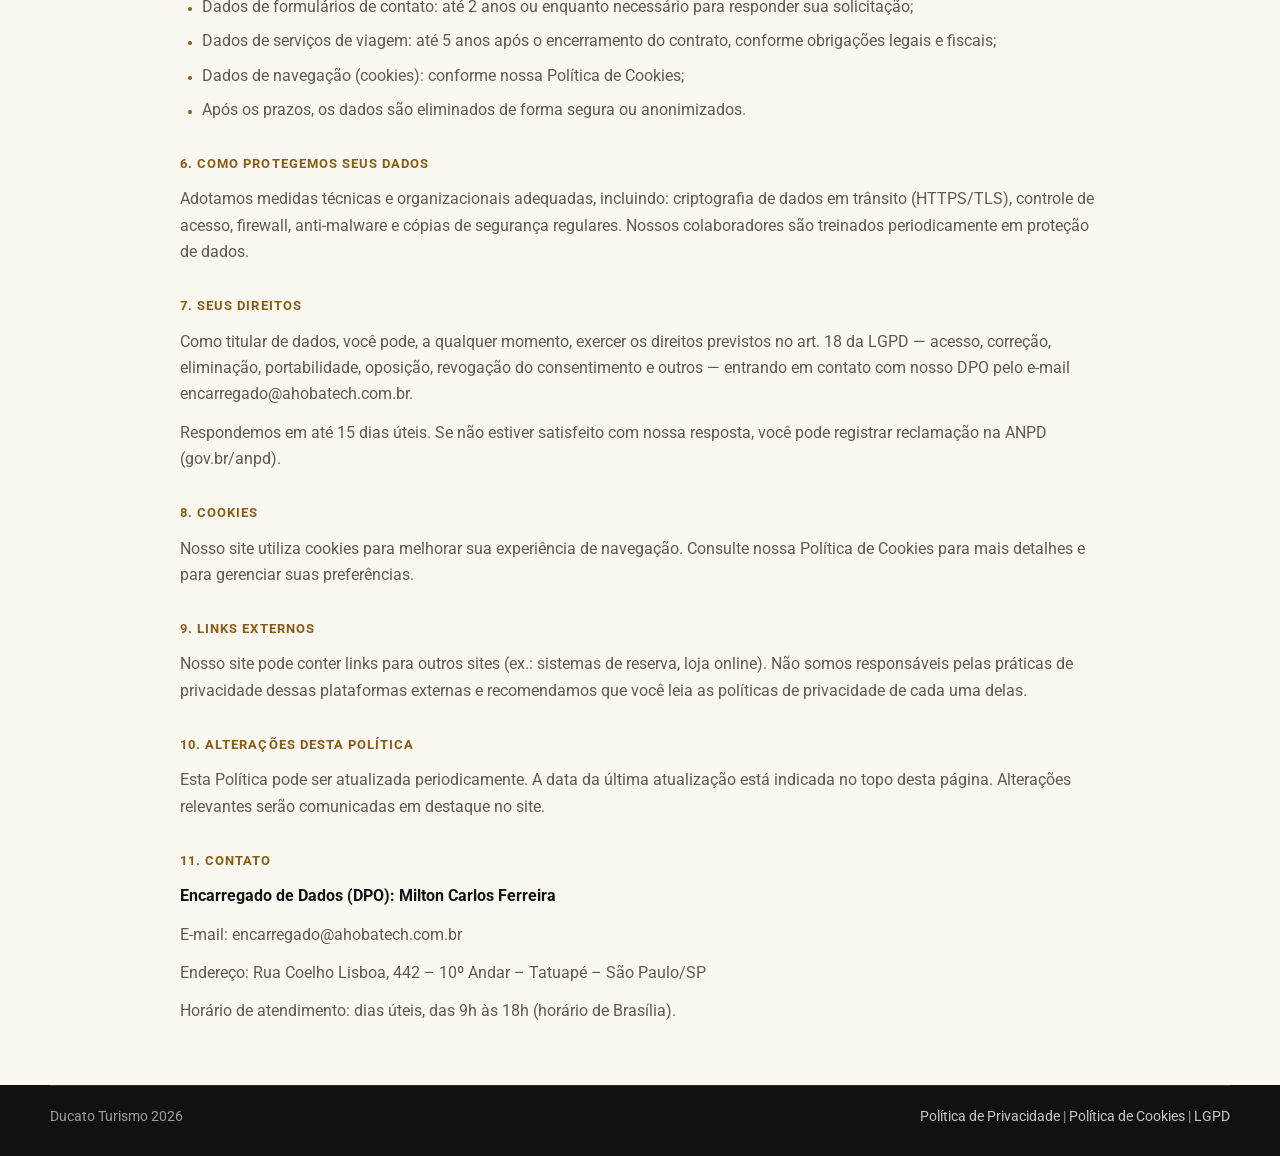
<file: politica-de-privacidade.html>
<!doctype html>
<html lang="pt-BR">
  <head>
    <meta charset="utf-8" />
    <meta name="viewport" content="width=device-width, initial-scale=1" />
    <title>Política de Privacidade | Ducato Turismo</title>
    <link rel="stylesheet" href="css/styles.css" />
  </head>
  <body>
    <header class="site-header">
      <div class="container header-inner">
        <a class="brand" href="index.html">
          <span class="brand-mark"><span class="material-symbols-outlined" aria-hidden="true">flight_takeoff</span></span>
          <span class="brand-text"><strong>Ducato Turismo</strong><span>Corporate Travel</span></span>
        </a>
        <nav class="nav" data-nav aria-label="Navegação principal">
          <a href="index.html#ducato">A Ducato</a>
          <a href="index.html#corporativo">Corporativo</a>
          <a href="index.html#eventos">Eventos</a>
          <a href="index.html#contato">Contato</a>
        </nav>
        <button class="icon-btn menu-button" type="button" data-menu-toggle aria-label="Abrir menu"><span class="material-symbols-outlined" aria-hidden="true">menu</span></button>
      </div>
    </header>

    <main>
      <section class="legal-hero">
        <div class="container">
          <p class="eyebrow"><span class="material-symbols-outlined" aria-hidden="true">shield</span> Privacidade</p>
          <h1>Política de Privacidade</h1>
          <p>Conteúdo público atual da política de privacidade da Ducato Turismo.</p>
        </div>
      </section>

      <article class="legal-content">
<h2 dir="ltr" style="line-height: 1.2; margin-top: 14pt; margin-bottom: 6pt;"><span style="font-size: 13.999999999999998pt; font-family: Arial,sans-serif; color: #d9d3c7; background-color: transparent; font-weight: bold; font-style: normal; font-variant: normal; text-decoration: none; vertical-align: baseline; white-space: pre-wrap;">Pol&iacute;tica de Privacidade</span><span style="font-size: 11pt; font-family: Arial,sans-serif; color: #666666; background-color: transparent; font-weight: 400; font-style: normal; font-variant: normal; text-decoration: none; vertical-align: baseline; white-space: pre-wrap;">Vers&atilde;o 1.0 | &Uacute;ltima atualiza&ccedil;&atilde;o: 18/05/2026</span></h2>
<p dir="ltr" style="line-height: 1.2; margin-top: 10pt; margin-bottom: 4pt;"><span style="font-size: 12pt; font-family: Arial, sans-serif; color: #8a5b14; font-weight: bold; font-variant: normal; white-space: pre-wrap;">1. Quem somos</span></p>
<p dir="ltr" style="line-height: 1.2; text-align: justify; margin-top: 4pt; margin-bottom: 4pt;"><span style="font-size: 11pt; font-family: Arial, sans-serif; color: #1a1a1a; font-variant: normal; white-space: pre-wrap;">A DUCATO VIAGENS E TURISMO LTDA, inscrita no CNPJ 14.174.168/0001-28, com sede na Rua Coelho Lisboa, 442 &ndash; 10&ordm; Andar &ndash; Tatuap&eacute; &ndash; S&atilde;o Paulo/SP, &eacute; a Controladora respons&aacute;vel pelo tratamento dos dados pessoais coletados neste site (ducatoturismo.com.br) e no &acirc;mbito dos servi&ccedil;os de ag&ecirc;ncia de viagens corporativas por n&oacute;s prestados.</span></p>
<p dir="ltr" style="line-height: 1.2; text-align: justify; margin-top: 4pt; margin-bottom: 4pt;"><span style="font-size: 11pt; font-family: Arial, sans-serif; color: #1a1a1a; font-weight: bold; font-variant: normal; white-space: pre-wrap;">Nosso Encarregado de Dados (DPO): Milton Carlos Ferreira | E-mail: encarregado@ahobatech.com.br</span></p>
<p dir="ltr" style="line-height: 1.2; margin-top: 10pt; margin-bottom: 4pt;"><span style="font-size: 12pt; font-family: Arial,sans-serif; color: #8a5b14; background-color: transparent; font-weight: bold; font-style: normal; font-variant: normal; text-decoration: none; vertical-align: baseline; white-space: pre-wrap;">2. Quais dados coletamos e por qu&ecirc;</span></p>
<p dir="ltr" style="line-height: 1.2; text-align: justify; margin-top: 4pt; margin-bottom: 4pt;"><span style="font-size: 11pt; font-family: Arial,sans-serif; color: #1a1a1a; background-color: transparent; font-weight: 400; font-style: normal; font-variant: normal; text-decoration: none; vertical-align: baseline; white-space: pre-wrap;">Coletamos dados pessoais nas seguintes situa&ccedil;&otilde;es:</span></p>
<div dir="ltr" style="margin-left: 0pt;" align="left">
<table style="border: none; border-collapse: collapse;">
<colgroup>
<col width="156" />
<col width="156" />
<col width="156" />
<col width="156" /></colgroup>
<tbody>
<tr style="height: 0pt;">
<td style="vertical-align: top; background-color: #8a5b14; padding: 5pt 6pt 5pt 6pt; overflow: hidden; overflow-wrap: break-word; border: solid #d9d3c7 0.5pt;">
<p dir="ltr" style="line-height: 1.2; text-align: center; margin-top: 0pt; margin-bottom: 0pt;"><span style="font-size: 10pt; font-family: Arial,sans-serif; color: #ffffff; background-color: transparent; font-weight: bold; font-style: normal; font-variant: normal; text-decoration: none; vertical-align: baseline; white-space: pre-wrap;">Situa&ccedil;&atilde;o</span></p>
</td>
<td style="vertical-align: top; background-color: #8a5b14; padding: 5pt 6pt 5pt 6pt; overflow: hidden; overflow-wrap: break-word; border: solid #d9d3c7 0.5pt;">
<p dir="ltr" style="line-height: 1.2; text-align: center; margin-top: 0pt; margin-bottom: 0pt;"><span style="font-size: 10pt; font-family: Arial,sans-serif; color: #ffffff; background-color: transparent; font-weight: bold; font-style: normal; font-variant: normal; text-decoration: none; vertical-align: baseline; white-space: pre-wrap;">Dados coletados</span></p>
</td>
<td style="vertical-align: top; background-color: #8a5b14; padding: 5pt 6pt 5pt 6pt; overflow: hidden; overflow-wrap: break-word; border: solid #d9d3c7 0.5pt;">
<p dir="ltr" style="line-height: 1.2; text-align: center; margin-top: 0pt; margin-bottom: 0pt;"><span style="font-size: 10pt; font-family: Arial,sans-serif; color: #ffffff; background-color: transparent; font-weight: bold; font-style: normal; font-variant: normal; text-decoration: none; vertical-align: baseline; white-space: pre-wrap;">Finalidade</span></p>
</td>
<td style="vertical-align: top; background-color: #8a5b14; padding: 5pt 6pt 5pt 6pt; overflow: hidden; overflow-wrap: break-word; border: solid #d9d3c7 0.5pt;">
<p dir="ltr" style="line-height: 1.2; text-align: center; margin-top: 0pt; margin-bottom: 0pt;"><span style="font-size: 10pt; font-family: Arial,sans-serif; color: #ffffff; background-color: transparent; font-weight: bold; font-style: normal; font-variant: normal; text-decoration: none; vertical-align: baseline; white-space: pre-wrap;">Base legal (LGPD)</span></p>
</td>
</tr>
<tr style="height: 0pt;">
<td style="vertical-align: top; background-color: #f2f2f2; padding: 4pt 6pt 4pt 6pt; overflow: hidden; overflow-wrap: break-word; border: solid #d9d3c7 0.5pt;">
<p dir="ltr" style="line-height: 1.2; margin-top: 0pt; margin-bottom: 0pt;"><span style="font-size: 10pt; font-family: Arial,sans-serif; color: #1a1a1a; background-color: transparent; font-weight: 400; font-style: normal; font-variant: normal; text-decoration: none; vertical-align: baseline; white-space: pre-wrap;">Formul&aacute;rio de contato no site</span></p>
</td>
<td style="vertical-align: top; background-color: #f2f2f2; padding: 4pt 6pt 4pt 6pt; overflow: hidden; overflow-wrap: break-word; border: solid #d9d3c7 0.5pt;">
<p dir="ltr" style="line-height: 1.2; margin-top: 0pt; margin-bottom: 0pt;"><span style="font-size: 10pt; font-family: Arial,sans-serif; color: #1a1a1a; background-color: transparent; font-weight: 400; font-style: normal; font-variant: normal; text-decoration: none; vertical-align: baseline; white-space: pre-wrap;">Nome, e-mail, telefone, mensagem</span></p>
</td>
<td style="vertical-align: top; background-color: #f2f2f2; padding: 4pt 6pt 4pt 6pt; overflow: hidden; overflow-wrap: break-word; border: solid #d9d3c7 0.5pt;">
<p dir="ltr" style="line-height: 1.2; margin-top: 0pt; margin-bottom: 0pt;"><span style="font-size: 10pt; font-family: Arial,sans-serif; color: #1a1a1a; background-color: transparent; font-weight: 400; font-style: normal; font-variant: normal; text-decoration: none; vertical-align: baseline; white-space: pre-wrap;">Responder sua solicita&ccedil;&atilde;o</span></p>
</td>
<td style="vertical-align: top; background-color: #f2f2f2; padding: 4pt 6pt 4pt 6pt; overflow: hidden; overflow-wrap: break-word; border: solid #d9d3c7 0.5pt;">
<p dir="ltr" style="line-height: 1.2; margin-top: 0pt; margin-bottom: 0pt;"><span style="font-size: 10pt; font-family: Arial,sans-serif; color: #1a1a1a; background-color: transparent; font-weight: 400; font-style: normal; font-variant: normal; text-decoration: none; vertical-align: baseline; white-space: pre-wrap;">Consentimento (art. 7&ordm;, I)</span></p>
</td>
</tr>
<tr style="height: 0pt;">
<td style="border-left: solid #cccccc 0.5pt; border-right: solid #cccccc 0.5pt; border-bottom: solid #d9d3c7 0.5pt; border-top: solid #d9d3c7 0.5pt; vertical-align: top; padding: 4pt 6pt 4pt 6pt; overflow: hidden; overflow-wrap: break-word;">
<p dir="ltr" style="line-height: 1.2; margin-top: 0pt; margin-bottom: 0pt;"><span style="font-size: 10pt; font-family: Arial,sans-serif; color: #1a1a1a; background-color: transparent; font-weight: 400; font-style: normal; font-variant: normal; text-decoration: none; vertical-align: baseline; white-space: pre-wrap;">Presta&ccedil;&atilde;o de servi&ccedil;os de viagem</span></p>
</td>
<td style="border-left: solid #cccccc 0.5pt; border-right: solid #cccccc 0.5pt; border-bottom: solid #d9d3c7 0.5pt; border-top: solid #d9d3c7 0.5pt; vertical-align: top; padding: 4pt 6pt 4pt 6pt; overflow: hidden; overflow-wrap: break-word;">
<p dir="ltr" style="line-height: 1.2; margin-top: 0pt; margin-bottom: 0pt;"><span style="font-size: 10pt; font-family: Arial,sans-serif; color: #1a1a1a; background-color: transparent; font-weight: 400; font-style: normal; font-variant: normal; text-decoration: none; vertical-align: baseline; white-space: pre-wrap;">Nome, CPF, passaporte, data de nasc., e-mail, telefone</span></p>
</td>
<td style="border-left: solid #cccccc 0.5pt; border-right: solid #cccccc 0.5pt; border-bottom: solid #d9d3c7 0.5pt; border-top: solid #d9d3c7 0.5pt; vertical-align: top; padding: 4pt 6pt 4pt 6pt; overflow: hidden; overflow-wrap: break-word;">
<p dir="ltr" style="line-height: 1.2; margin-top: 0pt; margin-bottom: 0pt;"><span style="font-size: 10pt; font-family: Arial,sans-serif; color: #1a1a1a; background-color: transparent; font-weight: 400; font-style: normal; font-variant: normal; text-decoration: none; vertical-align: baseline; white-space: pre-wrap;">Emiss&atilde;o de passagens e reservas</span></p>
</td>
<td style="border-left: solid #cccccc 0.5pt; border-right: solid #cccccc 0.5pt; border-bottom: solid #d9d3c7 0.5pt; border-top: solid #d9d3c7 0.5pt; vertical-align: top; padding: 4pt 6pt 4pt 6pt; overflow: hidden; overflow-wrap: break-word;">
<p dir="ltr" style="line-height: 1.2; margin-top: 0pt; margin-bottom: 0pt;"><span style="font-size: 10pt; font-family: Arial,sans-serif; color: #1a1a1a; background-color: transparent; font-weight: 400; font-style: normal; font-variant: normal; text-decoration: none; vertical-align: baseline; white-space: pre-wrap;">Execu&ccedil;&atilde;o de contrato (art. 7&ordm;, V)</span></p>
</td>
</tr>
<tr style="height: 0pt;">
<td style="vertical-align: top; background-color: #f2f2f2; padding: 4pt 6pt 4pt 6pt; overflow: hidden; overflow-wrap: break-word; border: solid #d9d3c7 0.5pt;">
<p dir="ltr" style="line-height: 1.2; margin-top: 0pt; margin-bottom: 0pt;"><span style="font-size: 10pt; font-family: Arial,sans-serif; color: #1a1a1a; background-color: transparent; font-weight: 400; font-style: normal; font-variant: normal; text-decoration: none; vertical-align: baseline; white-space: pre-wrap;">Relat&oacute;rios ao cliente corporativo</span></p>
</td>
<td style="vertical-align: top; background-color: #f2f2f2; padding: 4pt 6pt 4pt 6pt; overflow: hidden; overflow-wrap: break-word; border: solid #d9d3c7 0.5pt;">
<p dir="ltr" style="line-height: 1.2; margin-top: 0pt; margin-bottom: 0pt;"><span style="font-size: 10pt; font-family: Arial,sans-serif; color: #1a1a1a; background-color: transparent; font-weight: 400; font-style: normal; font-variant: normal; text-decoration: none; vertical-align: baseline; white-space: pre-wrap;">Nome, centro de custo, destino, valores</span></p>
</td>
<td style="vertical-align: top; background-color: #f2f2f2; padding: 4pt 6pt 4pt 6pt; overflow: hidden; overflow-wrap: break-word; border: solid #d9d3c7 0.5pt;">
<p dir="ltr" style="line-height: 1.2; margin-top: 0pt; margin-bottom: 0pt;"><span style="font-size: 10pt; font-family: Arial,sans-serif; color: #1a1a1a; background-color: transparent; font-weight: 400; font-style: normal; font-variant: normal; text-decoration: none; vertical-align: baseline; white-space: pre-wrap;">Gest&atilde;o da conta corporativa</span></p>
</td>
<td style="vertical-align: top; background-color: #f2f2f2; padding: 4pt 6pt 4pt 6pt; overflow: hidden; overflow-wrap: break-word; border: solid #d9d3c7 0.5pt;">
<p dir="ltr" style="line-height: 1.2; margin-top: 0pt; margin-bottom: 0pt;"><span style="font-size: 10pt; font-family: Arial,sans-serif; color: #1a1a1a; background-color: transparent; font-weight: 400; font-style: normal; font-variant: normal; text-decoration: none; vertical-align: baseline; white-space: pre-wrap;">Execu&ccedil;&atilde;o de contrato (art. 7&ordm;, V)</span></p>
</td>
</tr>
<tr style="height: 0pt;">
<td style="border-left: solid #cccccc 0.5pt; border-right: solid #cccccc 0.5pt; border-bottom: solid #d9d3c7 0.5pt; border-top: solid #d9d3c7 0.5pt; vertical-align: top; padding: 4pt 6pt 4pt 6pt; overflow: hidden; overflow-wrap: break-word;">
<p dir="ltr" style="line-height: 1.2; margin-top: 0pt; margin-bottom: 0pt;"><span style="font-size: 10pt; font-family: Arial,sans-serif; color: #1a1a1a; background-color: transparent; font-weight: 400; font-style: normal; font-variant: normal; text-decoration: none; vertical-align: baseline; white-space: pre-wrap;">Navega&ccedil;&atilde;o no site</span></p>
</td>
<td style="border-left: solid #cccccc 0.5pt; border-right: solid #cccccc 0.5pt; border-bottom: solid #d9d3c7 0.5pt; border-top: solid #d9d3c7 0.5pt; vertical-align: top; padding: 4pt 6pt 4pt 6pt; overflow: hidden; overflow-wrap: break-word;">
<p dir="ltr" style="line-height: 1.2; margin-top: 0pt; margin-bottom: 0pt;"><span style="font-size: 10pt; font-family: Arial,sans-serif; color: #1a1a1a; background-color: transparent; font-weight: 400; font-style: normal; font-variant: normal; text-decoration: none; vertical-align: baseline; white-space: pre-wrap;">Endere&ccedil;o IP, tipo de navegador, p&aacute;ginas visitadas (via cookies)</span></p>
</td>
<td style="border-left: solid #cccccc 0.5pt; border-right: solid #cccccc 0.5pt; border-bottom: solid #d9d3c7 0.5pt; border-top: solid #d9d3c7 0.5pt; vertical-align: top; padding: 4pt 6pt 4pt 6pt; overflow: hidden; overflow-wrap: break-word;">
<p dir="ltr" style="line-height: 1.2; margin-top: 0pt; margin-bottom: 0pt;"><span style="font-size: 10pt; font-family: Arial,sans-serif; color: #1a1a1a; background-color: transparent; font-weight: 400; font-style: normal; font-variant: normal; text-decoration: none; vertical-align: baseline; white-space: pre-wrap;">Melhoria do site e seguran&ccedil;a</span></p>
</td>
<td style="border-left: solid #cccccc 0.5pt; border-right: solid #cccccc 0.5pt; border-bottom: solid #d9d3c7 0.5pt; border-top: solid #d9d3c7 0.5pt; vertical-align: top; padding: 4pt 6pt 4pt 6pt; overflow: hidden; overflow-wrap: break-word;">
<p dir="ltr" style="line-height: 1.2; margin-top: 0pt; margin-bottom: 0pt;"><span style="font-size: 10pt; font-family: Arial,sans-serif; color: #1a1a1a; background-color: transparent; font-weight: 400; font-style: normal; font-variant: normal; text-decoration: none; vertical-align: baseline; white-space: pre-wrap;">Leg&iacute;timo interesse (art. 7&ordm;, IX)</span></p>
</td>
</tr>
<tr style="height: 0pt;">
<td style="vertical-align: top; background-color: #f2f2f2; padding: 4pt 6pt 4pt 6pt; overflow: hidden; overflow-wrap: break-word; border: solid #d9d3c7 0.5pt;">
<p dir="ltr" style="line-height: 1.2; margin-top: 0pt; margin-bottom: 0pt;"><span style="font-size: 10pt; font-family: Arial,sans-serif; color: #1a1a1a; background-color: transparent; font-weight: 400; font-style: normal; font-variant: normal; text-decoration: none; vertical-align: baseline; white-space: pre-wrap;">Vale Viagem</span></p>
</td>
<td style="vertical-align: top; background-color: #f2f2f2; padding: 4pt 6pt 4pt 6pt; overflow: hidden; overflow-wrap: break-word; border: solid #d9d3c7 0.5pt;">
<p dir="ltr" style="line-height: 1.2; margin-top: 0pt; margin-bottom: 0pt;"><span style="font-size: 10pt; font-family: Arial,sans-serif; color: #1a1a1a; background-color: transparent; font-weight: 400; font-style: normal; font-variant: normal; text-decoration: none; vertical-align: baseline; white-space: pre-wrap;">Nome, n&ordm; do cart&atilde;o, contatos</span></p>
</td>
<td style="vertical-align: top; background-color: #f2f2f2; padding: 4pt 6pt 4pt 6pt; overflow: hidden; overflow-wrap: break-word; border: solid #d9d3c7 0.5pt;">
<p dir="ltr" style="line-height: 1.2; margin-top: 0pt; margin-bottom: 0pt;"><span style="font-size: 10pt; font-family: Arial,sans-serif; color: #1a1a1a; background-color: transparent; font-weight: 400; font-style: normal; font-variant: normal; text-decoration: none; vertical-align: baseline; white-space: pre-wrap;">Gest&atilde;o do benef&iacute;cio</span></p>
</td>
<td style="vertical-align: top; background-color: #f2f2f2; padding: 4pt 6pt 4pt 6pt; overflow: hidden; overflow-wrap: break-word; border: solid #d9d3c7 0.5pt;">
<p dir="ltr" style="line-height: 1.2; margin-top: 0pt; margin-bottom: 0pt;"><span style="font-size: 10pt; font-family: Arial,sans-serif; color: #1a1a1a; background-color: transparent; font-weight: 400; font-style: normal; font-variant: normal; text-decoration: none; vertical-align: baseline; white-space: pre-wrap;">Execu&ccedil;&atilde;o de contrato (art. 7&ordm;, V)</span></p>
</td>
</tr>
</tbody>
</table>
</div>
<p dir="ltr" style="line-height: 1.2; margin-top: 10pt; margin-bottom: 4pt;"><span style="font-size: 12pt; font-family: Arial,sans-serif; color: #8a5b14; background-color: transparent; font-weight: bold; font-style: normal; font-variant: normal; text-decoration: none; vertical-align: baseline; white-space: pre-wrap;">3. Compartilhamento de dados</span></p>
<p dir="ltr" style="line-height: 1.2; text-align: justify; margin-top: 4pt; margin-bottom: 4pt;"><span style="font-size: 11pt; font-family: Arial,sans-serif; color: #1a1a1a; background-color: transparent; font-weight: 400; font-style: normal; font-variant: normal; text-decoration: none; vertical-align: baseline; white-space: pre-wrap;">N&atilde;o vendemos seus dados pessoais. Podemos compartilh&aacute;-los com:</span></p>
<ul style="margin-top: 0; margin-bottom: 0; padding-inline-start: 48px;">
<li dir="ltr" style="list-style-type: disc; font-size: 11pt; font-family: Arial,sans-serif; color: #000000; background-color: transparent; font-weight: 400; font-style: normal; font-variant: normal; text-decoration: none; vertical-align: baseline; white-space: pre;" aria-level="1">
<p dir="ltr" style="line-height: 1.2; margin-top: 3pt; margin-bottom: 3pt;" role="presentation"><span style="font-size: 11pt; font-family: Arial,sans-serif; color: #1a1a1a; background-color: transparent; font-weight: 400; font-style: normal; font-variant: normal; text-decoration: none; vertical-align: baseline; white-space: pre-wrap;">Companhias a&eacute;reas, hot&eacute;is, locadoras de ve&iacute;culos e fornecedores do setor de turismo, para execu&ccedil;&atilde;o dos servi&ccedil;os contratados;</span></p>
</li>
<li dir="ltr" style="list-style-type: disc; font-size: 11pt; font-family: Arial,sans-serif; color: #000000; background-color: transparent; font-weight: 400; font-style: normal; font-variant: normal; text-decoration: none; vertical-align: baseline; white-space: pre;" aria-level="1">
<p dir="ltr" style="line-height: 1.2; margin-top: 3pt; margin-bottom: 3pt;" role="presentation"><span style="font-size: 11pt; font-family: Arial,sans-serif; color: #1a1a1a; background-color: transparent; font-weight: 400; font-style: normal; font-variant: normal; text-decoration: none; vertical-align: baseline; white-space: pre-wrap;">Sistemas de reservas online (OBTs): Argo, Reserve e Wooba, para processamento automatizado das reservas;</span></p>
</li>
<li dir="ltr" style="list-style-type: disc; font-size: 11pt; font-family: Arial,sans-serif; color: #000000; background-color: transparent; font-weight: 400; font-style: normal; font-variant: normal; text-decoration: none; vertical-align: baseline; white-space: pre;" aria-level="1">
<p dir="ltr" style="line-height: 1.2; margin-top: 3pt; margin-bottom: 3pt;" role="presentation"><span style="font-size: 11pt; font-family: Arial,sans-serif; color: #1a1a1a; background-color: transparent; font-weight: 400; font-style: normal; font-variant: normal; text-decoration: none; vertical-align: baseline; white-space: pre-wrap;">Parceiros de TI e armazenamento em nuvem, sob as mesmas obriga&ccedil;&otilde;es de prote&ccedil;&atilde;o de dados;</span></p>
</li>
<li dir="ltr" style="list-style-type: disc; font-size: 11pt; font-family: Arial,sans-serif; color: #000000; background-color: transparent; font-weight: 400; font-style: normal; font-variant: normal; text-decoration: none; vertical-align: baseline; white-space: pre;" aria-level="1">
<p dir="ltr" style="line-height: 1.2; margin-top: 3pt; margin-bottom: 3pt;" role="presentation"><span style="font-size: 11pt; font-family: Arial,sans-serif; color: #1a1a1a; background-color: transparent; font-weight: 400; font-style: normal; font-variant: normal; text-decoration: none; vertical-align: baseline; white-space: pre-wrap;">Autoridades governamentais, quando exigido por lei (ex.: exig&ecirc;ncias migrat&oacute;rias para viagens internacionais).</span></p>
</li>
</ul>
<p dir="ltr" style="line-height: 1.2; margin-top: 10pt; margin-bottom: 4pt;"><span style="font-size: 12pt; font-family: Arial,sans-serif; color: #8a5b14; background-color: transparent; font-weight: bold; font-style: normal; font-variant: normal; text-decoration: none; vertical-align: baseline; white-space: pre-wrap;">4. Transfer&ecirc;ncia internacional de dados</span></p>
<p dir="ltr" style="line-height: 1.2; text-align: justify; margin-top: 4pt; margin-bottom: 4pt;"><span style="font-size: 11pt; font-family: Arial,sans-serif; color: #1a1a1a; background-color: transparent; font-weight: 400; font-style: normal; font-variant: normal; text-decoration: none; vertical-align: baseline; white-space: pre-wrap;">Para a presta&ccedil;&atilde;o de servi&ccedil;os de viagens internacionais, dados como nome e n&uacute;mero de passaporte podem ser transmitidos a empresas localizadas fora do Brasil (companhias a&eacute;reas, hot&eacute;is internacionais, autoridades migrat&oacute;rias). Essas transfer&ecirc;ncias s&atilde;o indispens&aacute;veis para a execu&ccedil;&atilde;o do servi&ccedil;o contratado e se fundamentam no art. 33, V, da LGPD.</span></p>
<p dir="ltr" style="line-height: 1.2; margin-top: 10pt; margin-bottom: 4pt;"><span style="font-size: 12pt; font-family: Arial,sans-serif; color: #8a5b14; background-color: transparent; font-weight: bold; font-style: normal; font-variant: normal; text-decoration: none; vertical-align: baseline; white-space: pre-wrap;">5. Por quanto tempo guardamos seus dados</span></p>
<ul style="margin-top: 0; margin-bottom: 0; padding-inline-start: 48px;">
<li dir="ltr" style="list-style-type: disc; font-size: 11pt; font-family: Arial,sans-serif; color: #000000; background-color: transparent; font-weight: 400; font-style: normal; font-variant: normal; text-decoration: none; vertical-align: baseline; white-space: pre;" aria-level="1">
<p dir="ltr" style="line-height: 1.2; margin-top: 3pt; margin-bottom: 3pt;" role="presentation"><span style="font-size: 11pt; font-family: Arial,sans-serif; color: #1a1a1a; background-color: transparent; font-weight: 400; font-style: normal; font-variant: normal; text-decoration: none; vertical-align: baseline; white-space: pre-wrap;">Dados de formul&aacute;rios de contato: at&eacute; 2 anos ou enquanto necess&aacute;rio para responder sua solicita&ccedil;&atilde;o;</span></p>
</li>
<li dir="ltr" style="list-style-type: disc; font-size: 11pt; font-family: Arial,sans-serif; color: #000000; background-color: transparent; font-weight: 400; font-style: normal; font-variant: normal; text-decoration: none; vertical-align: baseline; white-space: pre;" aria-level="1">
<p dir="ltr" style="line-height: 1.2; margin-top: 3pt; margin-bottom: 3pt;" role="presentation"><span style="font-size: 11pt; font-family: Arial,sans-serif; color: #1a1a1a; background-color: transparent; font-weight: 400; font-style: normal; font-variant: normal; text-decoration: none; vertical-align: baseline; white-space: pre-wrap;">Dados de servi&ccedil;os de viagem: at&eacute; 5 anos ap&oacute;s o encerramento do contrato, conforme obriga&ccedil;&otilde;es legais e fiscais;</span></p>
</li>
<li dir="ltr" style="list-style-type: disc; font-size: 11pt; font-family: Arial,sans-serif; color: #000000; background-color: transparent; font-weight: 400; font-style: normal; font-variant: normal; text-decoration: none; vertical-align: baseline; white-space: pre;" aria-level="1">
<p dir="ltr" style="line-height: 1.2; margin-top: 3pt; margin-bottom: 3pt;" role="presentation"><span style="font-size: 11pt; font-family: Arial,sans-serif; color: #1a1a1a; background-color: transparent; font-weight: 400; font-style: normal; font-variant: normal; text-decoration: none; vertical-align: baseline; white-space: pre-wrap;">Dados de navega&ccedil;&atilde;o (cookies): conforme nossa Pol&iacute;tica de Cookies;</span></p>
</li>
<li dir="ltr" style="list-style-type: disc; font-size: 11pt; font-family: Arial,sans-serif; color: #000000; background-color: transparent; font-weight: 400; font-style: normal; font-variant: normal; text-decoration: none; vertical-align: baseline; white-space: pre;" aria-level="1">
<p dir="ltr" style="line-height: 1.2; margin-top: 3pt; margin-bottom: 3pt;" role="presentation"><span style="font-size: 11pt; font-family: Arial,sans-serif; color: #1a1a1a; background-color: transparent; font-weight: 400; font-style: normal; font-variant: normal; text-decoration: none; vertical-align: baseline; white-space: pre-wrap;">Ap&oacute;s os prazos, os dados s&atilde;o eliminados de forma segura ou anonimizados.</span></p>
</li>
</ul>
<p dir="ltr" style="line-height: 1.2; margin-top: 10pt; margin-bottom: 4pt;"><span style="font-size: 12pt; font-family: Arial,sans-serif; color: #8a5b14; background-color: transparent; font-weight: bold; font-style: normal; font-variant: normal; text-decoration: none; vertical-align: baseline; white-space: pre-wrap;">6. Como protegemos seus dados</span></p>
<p dir="ltr" style="line-height: 1.2; text-align: justify; margin-top: 4pt; margin-bottom: 4pt;"><span style="font-size: 11pt; font-family: Arial,sans-serif; color: #1a1a1a; background-color: transparent; font-weight: 400; font-style: normal; font-variant: normal; text-decoration: none; vertical-align: baseline; white-space: pre-wrap;">Adotamos medidas t&eacute;cnicas e organizacionais adequadas, incluindo: criptografia de dados em tr&acirc;nsito (HTTPS/TLS), controle de acesso, firewall, anti-malware e c&oacute;pias de seguran&ccedil;a regulares. Nossos colaboradores s&atilde;o treinados periodicamente em prote&ccedil;&atilde;o de dados.</span></p>
<p dir="ltr" style="line-height: 1.2; margin-top: 10pt; margin-bottom: 4pt;"><span style="font-size: 12pt; font-family: Arial,sans-serif; color: #8a5b14; background-color: transparent; font-weight: bold; font-style: normal; font-variant: normal; text-decoration: none; vertical-align: baseline; white-space: pre-wrap;">7. Seus direitos</span></p>
<p dir="ltr" style="line-height: 1.2; text-align: justify; margin-top: 4pt; margin-bottom: 4pt;"><span style="font-size: 11pt; font-family: Arial,sans-serif; color: #1a1a1a; background-color: transparent; font-weight: 400; font-style: normal; font-variant: normal; text-decoration: none; vertical-align: baseline; white-space: pre-wrap;">Como titular de dados, voc&ecirc; pode, a qualquer momento, exercer os direitos previstos no art. 18 da LGPD &mdash; acesso, corre&ccedil;&atilde;o, elimina&ccedil;&atilde;o, portabilidade, oposi&ccedil;&atilde;o, revoga&ccedil;&atilde;o do consentimento e outros &mdash; entrando em contato com nosso DPO pelo e-mail encarregado@ahobatech.com.br.</span></p>
<p dir="ltr" style="line-height: 1.2; text-align: justify; margin-top: 4pt; margin-bottom: 4pt;"><span style="font-size: 11pt; font-family: Arial,sans-serif; color: #1a1a1a; background-color: transparent; font-weight: 400; font-style: normal; font-variant: normal; text-decoration: none; vertical-align: baseline; white-space: pre-wrap;">Respondemos em at&eacute; 15 dias &uacute;teis. Se n&atilde;o estiver satisfeito com nossa resposta, voc&ecirc; pode registrar reclama&ccedil;&atilde;o na ANPD (gov.br/anpd).</span></p>
<p dir="ltr" style="line-height: 1.2; margin-top: 10pt; margin-bottom: 4pt;"><span style="font-size: 12pt; font-family: Arial,sans-serif; color: #8a5b14; background-color: transparent; font-weight: bold; font-style: normal; font-variant: normal; text-decoration: none; vertical-align: baseline; white-space: pre-wrap;">8. Cookies</span></p>
<p dir="ltr" style="line-height: 1.2; text-align: justify; margin-top: 4pt; margin-bottom: 4pt;"><span style="font-size: 11pt; font-family: Arial,sans-serif; color: #1a1a1a; background-color: transparent; font-weight: 400; font-style: normal; font-variant: normal; text-decoration: none; vertical-align: baseline; white-space: pre-wrap;">Nosso site utiliza cookies para melhorar sua experi&ecirc;ncia de navega&ccedil;&atilde;o. Consulte nossa Pol&iacute;tica de Cookies para mais detalhes e para gerenciar suas prefer&ecirc;ncias.</span></p>
<p dir="ltr" style="line-height: 1.2; margin-top: 10pt; margin-bottom: 4pt;"><span style="font-size: 12pt; font-family: Arial,sans-serif; color: #8a5b14; background-color: transparent; font-weight: bold; font-style: normal; font-variant: normal; text-decoration: none; vertical-align: baseline; white-space: pre-wrap;">9. Links externos</span></p>
<p dir="ltr" style="line-height: 1.2; text-align: justify; margin-top: 4pt; margin-bottom: 4pt;"><span style="font-size: 11pt; font-family: Arial,sans-serif; color: #1a1a1a; background-color: transparent; font-weight: 400; font-style: normal; font-variant: normal; text-decoration: none; vertical-align: baseline; white-space: pre-wrap;">Nosso site pode conter links para outros sites (ex.: sistemas de reserva, loja online). N&atilde;o somos respons&aacute;veis pelas pr&aacute;ticas de privacidade dessas plataformas externas e recomendamos que voc&ecirc; leia as pol&iacute;ticas de privacidade de cada uma delas.</span></p>
<p dir="ltr" style="line-height: 1.2; margin-top: 10pt; margin-bottom: 4pt;"><span style="font-size: 12pt; font-family: Arial,sans-serif; color: #8a5b14; background-color: transparent; font-weight: bold; font-style: normal; font-variant: normal; text-decoration: none; vertical-align: baseline; white-space: pre-wrap;">10. Altera&ccedil;&otilde;es desta Pol&iacute;tica</span></p>
<p dir="ltr" style="line-height: 1.2; text-align: justify; margin-top: 4pt; margin-bottom: 4pt;"><span style="font-size: 11pt; font-family: Arial,sans-serif; color: #1a1a1a; background-color: transparent; font-weight: 400; font-style: normal; font-variant: normal; text-decoration: none; vertical-align: baseline; white-space: pre-wrap;">Esta Pol&iacute;tica pode ser atualizada periodicamente. A data da &uacute;ltima atualiza&ccedil;&atilde;o est&aacute; indicada no topo desta p&aacute;gina. Altera&ccedil;&otilde;es relevantes ser&atilde;o comunicadas em destaque no site.</span></p>
<p dir="ltr" style="line-height: 1.2; margin-top: 10pt; margin-bottom: 4pt;"><span style="font-size: 12pt; font-family: Arial,sans-serif; color: #8a5b14; background-color: transparent; font-weight: bold; font-style: normal; font-variant: normal; text-decoration: none; vertical-align: baseline; white-space: pre-wrap;">11. Contato</span></p>
<p dir="ltr" style="line-height: 1.2; text-align: justify; margin-top: 4pt; margin-bottom: 4pt;"><span style="font-size: 11pt; font-family: Arial,sans-serif; color: #1a1a1a; background-color: transparent; font-weight: bold; font-style: normal; font-variant: normal; text-decoration: none; vertical-align: baseline; white-space: pre-wrap;">Encarregado de Dados (DPO): Milton Carlos Ferreira</span></p>
<p dir="ltr" style="line-height: 1.2; text-align: justify; margin-top: 4pt; margin-bottom: 4pt;"><span style="font-size: 11pt; font-family: Arial,sans-serif; color: #1a1a1a; background-color: transparent; font-weight: 400; font-style: normal; font-variant: normal; text-decoration: none; vertical-align: baseline; white-space: pre-wrap;">E-mail: encarregado@ahobatech.com.br</span></p>
<p dir="ltr" style="line-height: 1.2; text-align: justify; margin-top: 4pt; margin-bottom: 4pt;"><span style="font-size: 11pt; font-family: Arial,sans-serif; color: #1a1a1a; background-color: transparent; font-weight: 400; font-style: normal; font-variant: normal; text-decoration: none; vertical-align: baseline; white-space: pre-wrap;">Endere&ccedil;o: Rua Coelho Lisboa, 442 &ndash; 10&ordm; Andar &ndash; Tatuap&eacute; &ndash; S&atilde;o Paulo/SP</span></p>
<p dir="ltr" style="line-height: 1.2; text-align: justify; margin-top: 4pt; margin-bottom: 4pt;"><span style="font-size: 11pt; font-family: Arial,sans-serif; color: #1a1a1a; background-color: transparent; font-weight: 400; font-style: normal; font-variant: normal; text-decoration: none; vertical-align: baseline; white-space: pre-wrap;">Hor&aacute;rio de atendimento: dias &uacute;teis, das 9h &agrave;s 18h (hor&aacute;rio de Bras&iacute;lia).</span></p>
      </article>
    </main>

    <footer class="site-footer">
      <div class="container footer-bottom">
        <span>Ducato Turismo 2026</span>
        <span><a href="politica-de-privacidade.html">Política de Privacidade</a> | <a href="politica-de-cookies.html">Política de Cookies</a> | <a href="lgpd.html">LGPD</a></span>
      </div>
    </footer>
    <script src="js/main.js"></script>
  </body>
</html>
</file>
<file: css/styles.css>
@import url("https://fonts.googleapis.com/css2?family=Roboto:wght@400;500;700&family=Roboto+Serif:opsz,wght@8..144,600;8..144,700&family=Material+Symbols+Outlined:opsz,wght,FILL,GRAD@20..48,400,0,0");

:root {
  color-scheme: light;
  --black: #111111;
  --graphite: #202020;
  --ink: #34312c;
  --gray-700: #5f5a52;
  --gray-500: #8b857b;
  --gray-300: #d9d3c7;
  --gray-200: #e9e3d8;
  --gray-100: #f4efe7;
  --white: #ffffff;
  --warm-white: #fbf8f2;
  --gold-700: #8a5b14;
  --gold-600: #a86e13;
  --gold-500: #d89a27;
  --gold-400: #e7b24a;
  --gold-300: #f1c15a;
  --blue-500: #2ca7d9;
  --blue-600: #1683b2;
  --success: #237a4b;
  --error: #ba1a1a;
  --surface: var(--white);
  --background: var(--warm-white);
  --font-body: "Roboto", Arial, sans-serif;
  --font-display: "Roboto Serif", Georgia, serif;
  --container: 1180px;
  --radius-sm: 8px;
  --radius-md: 12px;
  --radius-lg: 16px;
  --shadow-1: 0 1px 2px rgb(17 17 17 / 10%), 0 1px 3px rgb(17 17 17 / 8%);
  --shadow-2: 0 2px 6px rgb(17 17 17 / 12%), 0 6px 18px rgb(17 17 17 / 8%);
  --shadow-3: 0 18px 48px rgb(17 17 17 / 18%);
}

* {
  box-sizing: border-box;
}

html {
  scroll-behavior: smooth;
}

body {
  margin: 0;
  background: var(--background);
  color: var(--ink);
  font-family: var(--font-body);
  font-size: 15px;
  line-height: 1.55;
}

body.menu-open,
body.modal-open {
  overflow: hidden;
}

a {
  color: inherit;
  text-decoration: none;
}

img {
  display: block;
  max-width: 100%;
}

button,
input,
select,
textarea {
  font: inherit;
}

.material-symbols-outlined {
  display: inline-flex;
  align-items: center;
  justify-content: center;
  font-size: 20px;
  line-height: 1;
  vertical-align: middle;
}

.container {
  width: min(100% - 32px, var(--container));
  margin: 0 auto;
}

.site-header {
  position: sticky;
  top: 0;
  z-index: 50;
  border-bottom: 1px solid rgb(217 211 199 / 72%);
  background: rgb(251 248 242 / 92%);
  backdrop-filter: blur(18px);
}

.header-inner {
  display: flex;
  align-items: center;
  justify-content: space-between;
  min-height: 68px;
  gap: 24px;
}

.brand {
  display: flex;
  align-items: center;
  gap: 12px;
  min-width: 0;
}

.brand-mark {
  display: grid;
  place-items: center;
  width: 40px;
  height: 40px;
  flex: 0 0 auto;
  border-radius: var(--radius-sm);
  background: linear-gradient(135deg, var(--gold-300), var(--gold-600));
  color: var(--black);
  box-shadow: inset 0 0 0 1px rgb(255 255 255 / 35%);
}

.brand-text {
  display: flex;
  flex-direction: column;
  line-height: 1.05;
}

.brand-text strong {
  color: var(--black);
  font-size: 1rem;
}

.brand-text span {
  color: var(--blue-600);
  font-size: 0.78rem;
  font-weight: 700;
}

.nav {
  display: flex;
  align-items: center;
  gap: 4px;
}

.nav a {
  border-radius: 999px;
  color: var(--gray-700);
  font-size: 0.84rem;
  font-weight: 500;
  padding: 8px 8px;
}

.nav a:hover,
.nav a:focus-visible {
  background: var(--gray-100);
  color: var(--black);
  outline: 0;
}

.header-actions {
  display: flex;
  align-items: center;
  gap: 10px;
}

.menu-button {
  display: none;
}

.btn,
.icon-btn {
  display: inline-flex;
  align-items: center;
  justify-content: center;
  border: 0;
  cursor: pointer;
  font-weight: 700;
  transition:
    transform 160ms ease,
    box-shadow 160ms ease,
    background 160ms ease,
    border-color 160ms ease;
}

.btn {
  gap: 8px;
  min-height: 40px;
  border-radius: 999px;
  font-size: 0.9rem;
  padding: 0 16px;
  white-space: nowrap;
}

.btn:hover,
.icon-btn:hover {
  transform: translateY(-1px);
}

.btn-primary {
  background: var(--gold-600);
  color: var(--white);
  box-shadow: var(--shadow-1);
}

.btn-primary:hover {
  background: var(--gold-700);
  box-shadow: var(--shadow-2);
}

.btn-secondary {
  background: var(--graphite);
  color: var(--white);
}

.btn-tonal {
  background: #ffe0a7;
  color: #2d1800;
}

.btn-light {
  border: 1px solid rgb(255 255 255 / 18%);
  background: var(--white);
  color: var(--black);
}

.btn-light:hover {
  background: var(--warm-white);
}

.btn-outlined {
  border: 1px solid var(--gray-300);
  background: transparent;
  color: var(--ink);
}

.btn-text {
  background: transparent;
  color: var(--gold-700);
  padding-inline: 12px;
}

.icon-btn {
  width: 40px;
  height: 40px;
  border-radius: 999px;
  background: var(--white);
  color: var(--ink);
  box-shadow: var(--shadow-1);
}

.icon-btn.menu-button {
  display: none;
}

.hero {
  overflow: hidden;
  background:
    linear-gradient(90deg, rgb(17 17 17 / 97%), rgb(17 17 17 / 86%)),
    url("../assets/images/banner.jpg") center / cover,
    linear-gradient(135deg, var(--graphite), var(--black));
  color: var(--white);
}

.hero-grid {
  display: grid;
  grid-template-columns: minmax(0, 1fr) minmax(300px, 0.82fr);
  gap: 38px;
  align-items: center;
  min-height: auto;
  padding: 48px 0;
}

.eyebrow {
  display: inline-flex;
  align-items: center;
  gap: 8px;
  margin: 0 0 14px;
  color: var(--gold-300);
  font-size: 0.74rem;
  font-weight: 700;
  letter-spacing: 0.08em;
  text-transform: uppercase;
}

h1,
h2,
h3,
h4,
p {
  margin-top: 0;
}

h1,
h2,
h3 {
  font-family: var(--font-display);
  line-height: 1.08;
}

h1 {
  max-width: 620px;
  margin-bottom: 16px;
  font-size: clamp(1.85rem, 3.4vw, 3rem);
  letter-spacing: 0;
}

h2 {
  color: var(--black);
  margin-bottom: 12px;
  font-size: clamp(1.65rem, 3vw, 2.45rem);
  letter-spacing: 0;
}

h3 {
  color: var(--black);
  margin-bottom: 10px;
  font-size: 1.22rem;
  letter-spacing: 0;
}

h4 {
  color: var(--black);
  margin-bottom: 8px;
  font-size: 1rem;
}

.hero-copy {
  max-width: 610px;
  color: rgb(255 255 255 / 78%);
  font-size: 0.98rem;
}

.hero-actions,
.button-row {
  display: flex;
  flex-wrap: wrap;
  gap: 12px;
  align-items: center;
}

.hero-actions {
  margin-top: 24px;
}

.hero-panel {
  border: 1px solid var(--gray-200);
  border-radius: var(--radius-lg);
  background: var(--white);
  padding: 20px;
  box-shadow: var(--shadow-1);
}

.hero-panel h3 {
  color: var(--black);
}

.hero-panel p {
  color: var(--gray-700);
}

.metric-grid {
  display: grid;
  grid-template-columns: repeat(2, minmax(0, 1fr));
  gap: 12px;
  margin-top: 22px;
}

.metric {
  min-height: 92px;
  border-radius: var(--radius-sm);
  background: var(--gray-100);
  padding: 14px;
}

.metric strong {
  display: block;
  color: var(--gold-700);
  font-family: var(--font-display);
  font-size: 1.55rem;
  line-height: 1;
}

.metric span {
  display: block;
  margin-top: 8px;
  color: var(--gray-700);
  font-size: 0.8rem;
}

.section {
  padding: 58px 0;
}

.section.alt {
  background: var(--white);
}

.section.dark {
  background: var(--black);
  color: var(--white);
}

.section.dark h2,
.section.dark h3,
.section.dark h4 {
  color: var(--white);
}

.section-kicker {
  margin-bottom: 8px;
  color: var(--gold-700);
  font-size: 0.72rem;
  font-weight: 700;
  letter-spacing: 0.08em;
  text-transform: uppercase;
}

.section.dark .section-kicker {
  color: var(--gold-300);
}

.section-intro {
  display: grid;
  grid-template-columns: minmax(0, 0.9fr) minmax(0, 1.1fr);
  gap: 44px;
  align-items: end;
  margin-bottom: 28px;
}

.section-intro p,
.muted {
  color: var(--gray-700);
}

.section.dark .section-intro p,
.section.dark .muted {
  color: rgb(255 255 255 / 72%);
}

.grid {
  display: grid;
  gap: 18px;
}

.grid-2 {
  grid-template-columns: repeat(2, minmax(0, 1fr));
}

.grid-3 {
  grid-template-columns: repeat(3, minmax(0, 1fr));
}

.grid-4 {
  grid-template-columns: repeat(4, minmax(0, 1fr));
}

.card {
  border: 1px solid var(--gray-200);
  border-radius: var(--radius-sm);
  background: var(--surface);
  box-shadow: var(--shadow-1);
  padding: 20px;
}

.card.dark-card {
  border-color: rgb(255 255 255 / 12%);
  background: var(--graphite);
  color: var(--white);
}

.card.dark-card h3,
.card.dark-card h4 {
  color: var(--white);
}

.card p,
.card li {
  color: var(--gray-700);
}

.card.dark-card p,
.card.dark-card li {
  color: rgb(255 255 255 / 72%);
}

.card-icon {
  display: grid;
  place-items: center;
  width: 40px;
  height: 40px;
  margin-bottom: 14px;
  border-radius: var(--radius-sm);
  background: #ffe0a7;
  color: var(--gold-700);
}

.service-list {
  display: grid;
  gap: 10px;
  margin: 18px 0 0;
  padding: 0;
  list-style: none;
}

.service-list li {
  display: flex;
  gap: 10px;
}

.service-list li::before {
  width: 7px;
  height: 7px;
  flex: 0 0 auto;
  margin-top: 9px;
  border-radius: 999px;
  background: var(--gold-500);
  content: "";
}

.feature-band {
  display: grid;
  grid-template-columns: minmax(0, 0.95fr) minmax(0, 1.05fr);
  gap: 36px;
  align-items: center;
  border: 1px solid rgb(216 154 39 / 26%);
  border-radius: var(--radius-md);
  background: linear-gradient(135deg, #fff8e6, var(--white));
  padding: 26px;
}

.image-panel {
  display: grid;
  grid-template-columns: minmax(0, 0.9fr) minmax(0, 1.1fr);
  gap: 28px;
  align-items: center;
}

.image-panel img {
  width: 100%;
  min-height: 320px;
  border-radius: var(--radius-sm);
  object-fit: cover;
  box-shadow: var(--shadow-2);
}

.vale-card-image {
  width: min(100%, 300px);
  margin: 0 0 20px;
  border-radius: var(--radius-sm);
  background: var(--gray-100);
}

.chip-row {
  display: flex;
  flex-wrap: wrap;
  gap: 10px;
}

.chip {
  display: inline-flex;
  align-items: center;
  gap: 8px;
  min-height: 34px;
  border: 1px solid var(--gray-300);
  border-radius: var(--radius-sm);
  background: var(--white);
  color: var(--ink);
  font-size: 0.86rem;
  font-weight: 500;
  padding: 0 12px;
}

.chip:hover,
.chip:focus-visible {
  border-color: var(--gold-500);
  background: #fff8e6;
  color: var(--gold-700);
  outline: 0;
}

.timeline {
  display: grid;
  gap: 16px;
  counter-reset: step;
}

.timeline-item {
  display: grid;
  grid-template-columns: 46px minmax(0, 1fr);
  gap: 16px;
}

.timeline-item::before {
  display: grid;
  place-items: center;
  width: 40px;
  height: 40px;
  border-radius: 999px;
  background: var(--gold-600);
  color: var(--white);
  font-weight: 700;
  counter-increment: step;
  content: counter(step);
}

.contact-panel {
  display: grid;
  align-self: start;
  gap: 0;
  padding: 0;
  overflow: hidden;
}

.contact-item {
  display: flex;
  gap: 14px;
  align-items: flex-start;
  min-height: 104px;
  padding: 22px;
  border-bottom: 1px solid var(--gray-200);
  color: var(--gray-700);
}

.contact-item:last-child {
  border-bottom: 0;
}

.contact-item .material-symbols-outlined {
  color: var(--gold-700);
  margin-top: 4px;
}

.contact-item strong {
  display: block;
  margin-bottom: 4px;
  color: var(--black);
  font-size: 1.02rem;
}

.contact-item a {
  color: var(--gray-700);
}

.form {
  display: grid;
  gap: 16px;
}

.field {
  display: grid;
  gap: 7px;
}

.field label {
  color: var(--gray-700);
  font-size: 0.84rem;
  font-weight: 700;
}

.input,
.select,
.textarea {
  width: 100%;
  border: 1px solid var(--gray-300);
  border-radius: 4px;
  background: var(--white);
  color: var(--ink);
  outline: 0;
  padding: 13px 14px;
}

.textarea {
  min-height: 116px;
  resize: vertical;
}

.input:focus,
.select:focus,
.textarea:focus {
  border-color: var(--gold-600);
  box-shadow: 0 0 0 3px rgb(216 154 39 / 18%);
}

.site-footer {
  background: var(--black);
  color: rgb(255 255 255 / 76%);
}

.footer-grid {
  display: grid;
  grid-template-columns: 1.2fr 0.8fr 0.8fr 0.9fr;
  gap: 34px;
  padding: 44px 0 30px;
}

.site-footer h3,
.site-footer h4 {
  color: var(--white);
}

.site-footer a {
  color: rgb(255 255 255 / 76%);
}

.site-footer a:hover {
  color: var(--gold-300);
}

.footer-links {
  display: grid;
  gap: 10px;
  padding: 0;
  list-style: none;
}

.footer-bottom {
  display: flex;
  justify-content: space-between;
  gap: 20px;
  border-top: 1px solid rgb(255 255 255 / 12%);
  padding: 20px 0 28px;
  color: rgb(255 255 255 / 58%);
  font-size: 0.9rem;
}

.cookie-banner {
  position: fixed;
  right: 18px;
  bottom: 18px;
  z-index: 90;
  display: none;
  width: min(560px, calc(100vw - 36px));
  border: 1px solid var(--gray-200);
  border-radius: var(--radius-lg);
  background: var(--white);
  box-shadow: var(--shadow-3);
  padding: 20px;
}

.cookie-banner.show {
  display: block;
}

.cookie-banner p {
  color: var(--gray-700);
}

.cookie-actions {
  display: flex;
  flex-wrap: wrap;
  gap: 10px;
}

.modal-backdrop {
  position: fixed;
  inset: 0;
  z-index: 100;
  display: none;
  place-items: center;
  background: rgb(17 17 17 / 54%);
  padding: 18px;
}

.modal-backdrop.show {
  display: grid;
}

.modal {
  width: min(720px, 100%);
  max-height: min(760px, 90vh);
  overflow: auto;
  border-radius: var(--radius-lg);
  background: var(--white);
  box-shadow: var(--shadow-3);
  padding: 22px;
}

.modal-header {
  display: flex;
  justify-content: space-between;
  gap: 18px;
  align-items: flex-start;
}

.cookie-option {
  display: grid;
  grid-template-columns: 1fr auto;
  gap: 18px;
  align-items: center;
  border-top: 1px solid var(--gray-200);
  padding: 18px 0;
}

.cookie-option p {
  margin-bottom: 0;
  color: var(--gray-700);
}

.switch {
  display: inline-flex;
  align-items: center;
  cursor: pointer;
}

.switch input {
  position: absolute;
  opacity: 0;
}

.switch-track {
  position: relative;
  width: 48px;
  height: 28px;
  border-radius: 999px;
  background: var(--gray-300);
  transition: background 160ms ease;
}

.switch-track::after {
  position: absolute;
  top: 4px;
  left: 4px;
  width: 20px;
  height: 20px;
  border-radius: 50%;
  background: var(--white);
  box-shadow: var(--shadow-1);
  content: "";
  transition: transform 160ms ease;
}

.switch input:checked + .switch-track {
  background: var(--gold-600);
}

.switch input:checked + .switch-track::after {
  transform: translateX(20px);
}

.legal-hero {
  background: var(--black);
  color: var(--white);
  padding: 54px 0;
}

.legal-hero h1 {
  max-width: 900px;
  margin-bottom: 16px;
}

.legal-hero p {
  max-width: 760px;
  color: rgb(255 255 255 / 76%);
}

.legal-content {
  width: min(100% - 32px, 920px);
  margin: 0 auto;
  padding: 48px 0;
}

.legal-content h2 {
  border-bottom: 1px solid var(--gray-200);
  padding-bottom: 18px;
}

.legal-content h2 {
  margin-top: 34px;
  font-size: 1.55rem;
}

.legal-content h2:first-child {
  margin-top: 0;
}

.legal-content h2 span {
  color: var(--black) !important;
  font-family: var(--font-display) !important;
  font-size: 1.65rem !important;
  font-weight: 700 !important;
  line-height: 1.15 !important;
  white-space: normal !important;
}

.legal-content h2 span + span {
  display: block;
  margin-top: 8px;
  color: var(--gray-700) !important;
  font-family: var(--font-body) !important;
  font-size: 0.9rem !important;
  font-weight: 500 !important;
}

.legal-content h3 {
  margin-top: 30px;
  font-family: var(--font-body);
  font-size: 1.08rem;
}

.legal-content p {
  line-height: 1.68 !important;
  margin: 0 0 12px !important;
  text-align: left !important;
}

.legal-content p,
.legal-content li {
  color: var(--gray-700);
}

.legal-content p span,
.legal-content li span {
  color: var(--gray-700) !important;
  font-family: var(--font-body) !important;
  font-size: 0.98rem !important;
  line-height: 1.68 !important;
  white-space: normal !important;
}

.legal-content p span[style*="bold"],
.legal-content li span[style*="bold"] {
  color: var(--black) !important;
  font-weight: 700 !important;
}

.legal-content p:has(> span[style*="12pt"]) {
  margin-top: 28px !important;
  margin-bottom: 10px !important;
}

.legal-content p:has(> span[style*="12pt"]) span {
  color: var(--gold-700) !important;
  display: inline-block;
  font-size: 0.82rem !important;
  font-weight: 700 !important;
  letter-spacing: 0.08em;
  line-height: 1.3 !important;
  text-transform: uppercase;
}

.legal-content a {
  color: var(--gold-700) !important;
  font-weight: 700;
}

.legal-content a:hover {
  color: var(--gold-600) !important;
}

.legal-content div[align="left"] {
  width: 100%;
  max-width: 100%;
  overflow-x: auto;
  margin: 18px 0 26px;
  border: 1px solid var(--gray-200);
  border-radius: var(--radius-sm);
  background: var(--white);
  box-shadow: var(--shadow-1);
}

.legal-content table {
  width: 100% !important;
  min-width: 0;
  border-collapse: collapse !important;
  background: var(--white);
  table-layout: auto;
}

.legal-content colgroup,
.legal-content col {
  width: auto !important;
}

.legal-content td {
  border: 1px solid var(--gray-200) !important;
  background: var(--white) !important;
  padding: 14px 16px !important;
  vertical-align: top !important;
}

.legal-content tr:nth-child(even) td {
  background: var(--gray-100) !important;
}

.legal-content tr:first-child td {
  background: var(--graphite) !important;
  border-color: var(--graphite) !important;
}

.legal-content tr:first-child td span {
  color: var(--white) !important;
  font-size: 0.78rem !important;
  font-weight: 700 !important;
  letter-spacing: 0.04em;
  line-height: 1.35 !important;
  text-transform: uppercase;
}

.legal-content td p {
  margin: 0 !important;
  line-height: 1.45 !important;
}

.legal-content td span {
  font-size: 0.88rem !important;
  line-height: 1.45 !important;
}

.legal-content span[style*="#1f4e79"],
.legal-content span[style*="#2e75b6"] {
  color: var(--gold-700) !important;
}

.legal-content ul {
  margin: 8px 0 22px !important;
  padding-left: 22px !important;
  padding-inline-start: 22px !important;
}

.legal-content li {
  margin-bottom: 8px !important;
  padding-left: 0 !important;
  line-height: 1.55 !important;
}

.legal-content li p {
  display: inline;
  margin: 0 !important;
}

.legal-content li[style] {
  font-size: inherit !important;
  white-space: normal !important;
}

.legal-content li::marker {
  color: var(--gold-700);
  font-size: 0.8em;
}

.survey-step {
  display: none;
}

.survey-step.active {
  display: block;
}

.rating-grid {
  display: grid;
  gap: 16px;
}

.rating-row {
  display: grid;
  grid-template-columns: minmax(180px, 1fr) repeat(4, auto);
  gap: 12px;
  align-items: center;
  border-bottom: 1px solid var(--gray-200);
  padding-bottom: 14px;
}

.rating-row strong {
  color: var(--black);
}

.choice {
  display: inline-flex;
  align-items: center;
  gap: 7px;
  color: var(--gray-700);
  font-size: 0.92rem;
  font-weight: 500;
}

.choice input {
  accent-color: var(--gold-600);
  width: 18px;
  height: 18px;
}

@media (max-width: 640px) {
  .nav {
    position: fixed;
    inset: 68px 0 auto;
    display: none;
    max-height: calc(100vh - 68px);
    overflow: auto;
    border-bottom: 1px solid var(--gray-200);
    background: var(--warm-white);
    padding: 18px;
  }

  body.menu-open .nav {
    display: grid;
  }

  .nav a {
    padding: 14px 16px;
  }

  .icon-btn.menu-button {
    display: inline-flex;
  }

  .header-actions .desktop-only {
    display: none;
  }
}

@media (max-width: 920px) {
  .hero-grid,
  .section-intro,
  .feature-band,
  .image-panel,
  .grid-2,
  .grid-3,
  .grid-4,
  .footer-grid {
    grid-template-columns: 1fr;
  }

  .hero-grid {
    min-height: auto;
    padding: 46px 0;
  }

  .footer-bottom {
    flex-direction: column;
  }

  .rating-row {
    grid-template-columns: 1fr 1fr;
  }
}

@media (max-width: 600px) {
  .container,
  .legal-content {
    width: min(100% - 24px, var(--container));
  }

  .brand-text strong {
    font-size: 1rem;
  }

  .brand-text span {
    font-size: 0.72rem;
  }

  .hero-actions,
  .button-row,
  .cookie-actions {
    align-items: stretch;
    flex-direction: column;
  }

  .btn {
    width: 100%;
  }

  .metric-grid,
  .cookie-option {
    grid-template-columns: 1fr;
  }

  .section {
    padding: 44px 0;
  }
}
</file>
